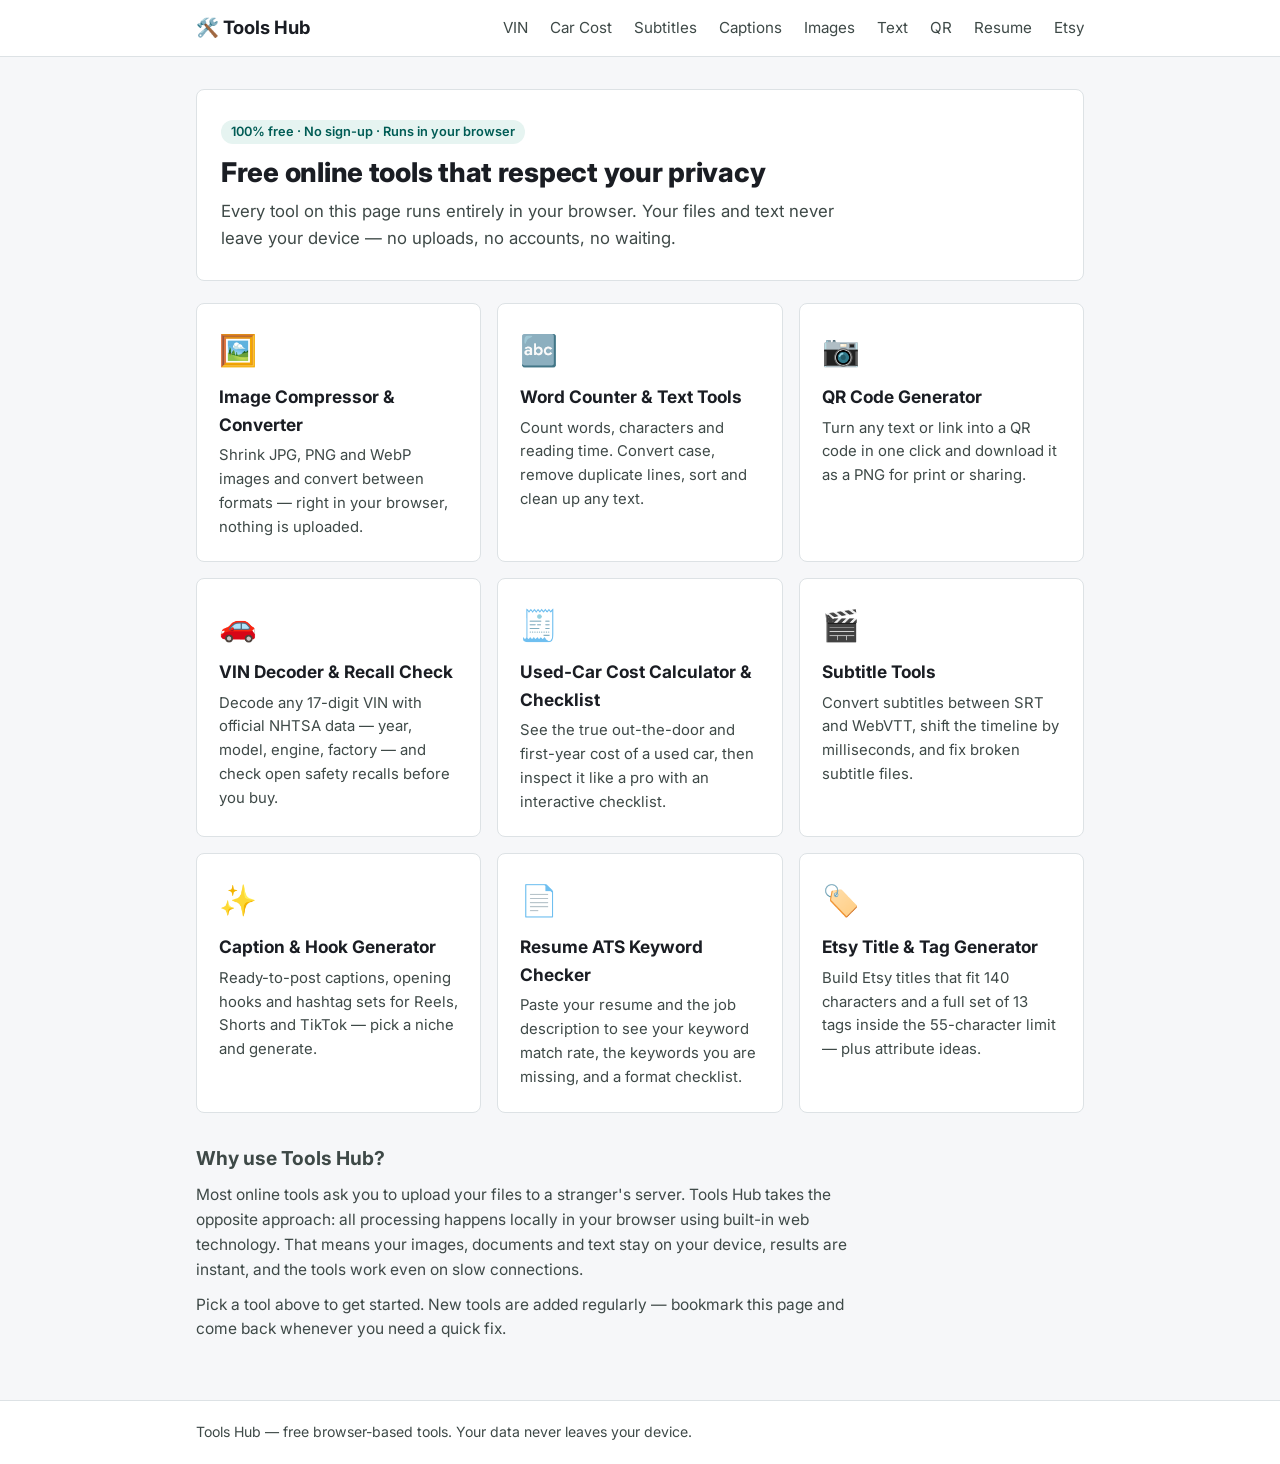
<file: index.html>
<!DOCTYPE html>
<html lang="en">
<head>
<meta charset="UTF-8">
<meta name="viewport" content="width=device-width, initial-scale=1.0">
<title>Tools Hub — Free Online Tools: VIN Decoder, Car Cost Calculator, Subtitle Converter, Captions &amp; More</title>
<meta name="description" content="Free, fast online tools that run in your browser: decode a VIN and check recalls, calculate the true cost of a used car, convert SRT/VTT subtitles, generate captions and hooks, check a resume against a job description, generate Etsy titles and tags, compress images, count words and make QR codes. No sign-up.">
<link rel="stylesheet" href="style.css">
</head>
<body>
<header class="site"><div class="wrap">
  <a class="logo" href="index.html">🛠️ Tools Hub</a>
  <nav>
    <a href="vin-decoder.html">VIN</a>
    <a href="used-car-cost.html">Car Cost</a>
    <a href="subtitle-tools.html">Subtitles</a>
    <a href="caption-generator.html">Captions</a>
    <a href="image-compressor.html">Images</a>
    <a href="word-counter.html">Text</a>
    <a href="qr-generator.html">QR</a>
    <a href="resume-ats-checker.html">Resume</a>
    <a href="etsy-title-generator.html">Etsy</a>
  </nav>
</div></header>
<main><div class="wrap">
  <div class="hero">
    <span class="pill">100% free · No sign-up · Runs in your browser</span>
    <h1>Free online tools that respect your privacy</h1>
    <p class="lede">Every tool on this page runs entirely in your browser. Your files and text never leave your device — no uploads, no accounts, no waiting.</p>
  </div>

  <div class="grid">
    <a class="tool-card" href="image-compressor.html">
      <span class="icon">🖼️</span>
      <h3>Image Compressor &amp; Converter</h3>
      <p>Shrink JPG, PNG and WebP images and convert between formats — right in your browser, nothing is uploaded.</p>
    </a>
    <a class="tool-card" href="word-counter.html">
      <span class="icon">🔤</span>
      <h3>Word Counter &amp; Text Tools</h3>
      <p>Count words, characters and reading time. Convert case, remove duplicate lines, sort and clean up any text.</p>
    </a>
    <a class="tool-card" href="qr-generator.html">
      <span class="icon">📷</span>
      <h3>QR Code Generator</h3>
      <p>Turn any text or link into a QR code in one click and download it as a PNG for print or sharing.</p>
    </a>
    <a class="tool-card" href="vin-decoder.html">
      <span class="icon">🚗</span>
      <h3>VIN Decoder &amp; Recall Check</h3>
      <p>Decode any 17-digit VIN with official NHTSA data — year, model, engine, factory — and check open safety recalls before you buy.</p>
    </a>
    <a class="tool-card" href="used-car-cost.html">
      <span class="icon">🧾</span>
      <h3>Used-Car Cost Calculator &amp; Checklist</h3>
      <p>See the true out-the-door and first-year cost of a used car, then inspect it like a pro with an interactive checklist.</p>
    </a>
    <a class="tool-card" href="subtitle-tools.html">
      <span class="icon">🎬</span>
      <h3>Subtitle Tools</h3>
      <p>Convert subtitles between SRT and WebVTT, shift the timeline by milliseconds, and fix broken subtitle files.</p>
    </a>
    <a class="tool-card" href="caption-generator.html">
      <span class="icon">✨</span>
      <h3>Caption &amp; Hook Generator</h3>
      <p>Ready-to-post captions, opening hooks and hashtag sets for Reels, Shorts and TikTok — pick a niche and generate.</p>
    </a>
    <a class="tool-card" href="resume-ats-checker.html">
      <span class="icon">📄</span>
      <h3>Resume ATS Keyword Checker</h3>
      <p>Paste your resume and the job description to see your keyword match rate, the keywords you are missing, and a format checklist.</p>
    </a>
    <a class="tool-card" href="etsy-title-generator.html">
      <span class="icon">🏷️</span>
      <h3>Etsy Title &amp; Tag Generator</h3>
      <p>Build Etsy titles that fit 140 characters and a full set of 13 tags inside the 55-character limit — plus attribute ideas.</p>
    </a>
  </div>

  <section class="about">
    <h2>Why use Tools Hub?</h2>
    <p>Most online tools ask you to upload your files to a stranger's server. Tools Hub takes the opposite approach: all processing happens locally in your browser using built-in web technology. That means your images, documents and text stay on your device, results are instant, and the tools work even on slow connections.</p>
    <p>Pick a tool above to get started. New tools are added regularly — bookmark this page and come back whenever you need a quick fix.</p>
  </section>
</div></main>
<footer class="site"><div class="wrap">Tools Hub — free browser-based tools. Your data never leaves your device.</div></footer>
</body>
</html>
</file>
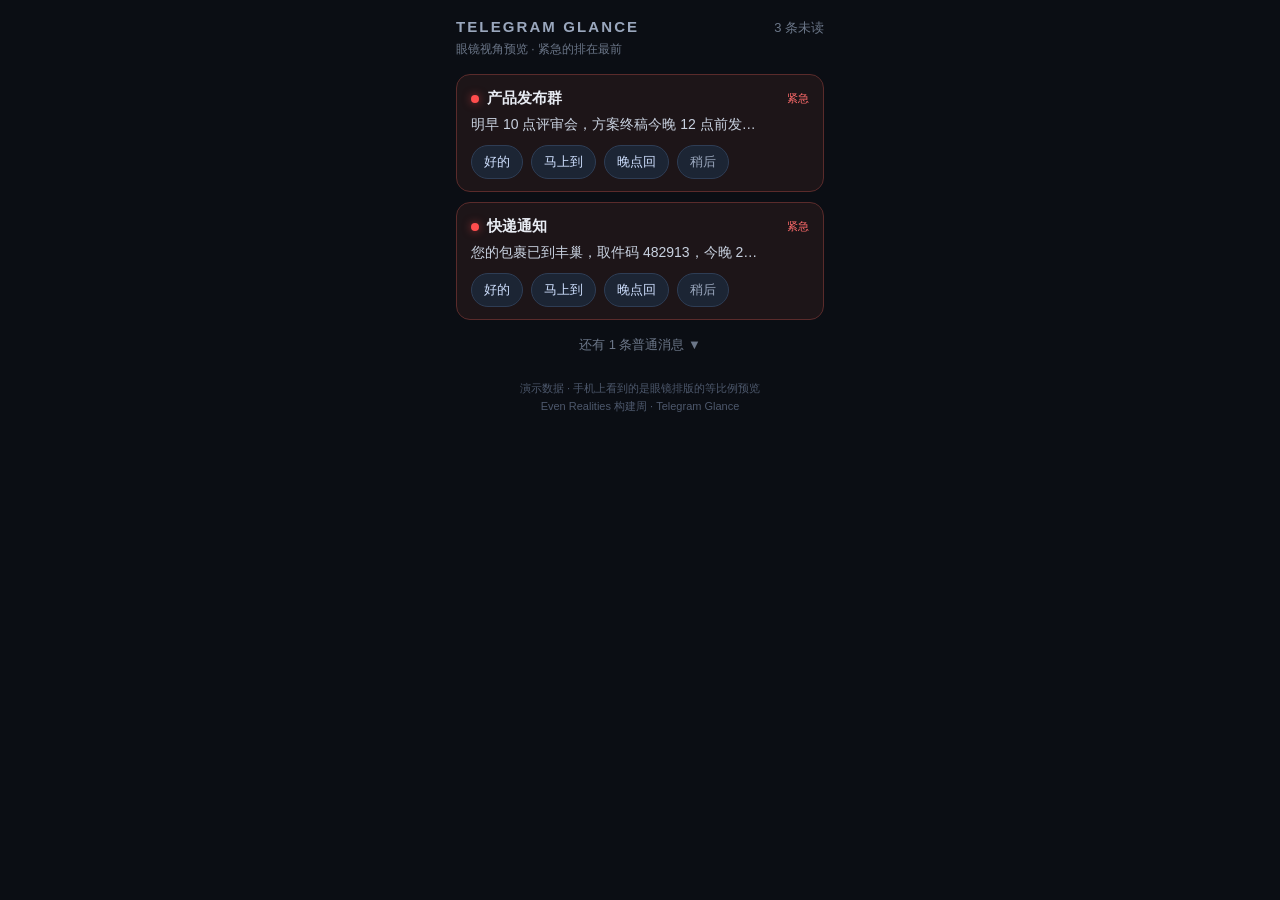
<file: glance/index.html>
<!DOCTYPE html>
<html lang="zh-CN">
<head>
<meta charset="utf-8">
<meta name="viewport" content="width=device-width, initial-scale=1, viewport-fit=cover">
<title>Telegram Glance — 一瞥</title>
<script src="https://telegram.org/js/telegram-web-app.js"></script>
<style>
  :root { color-scheme: dark; }
  * { box-sizing: border-box; margin: 0; padding: 0; }
  body {
    background: #0b0e14; color: #e8ecf3;
    font-family: -apple-system, "PingFang SC", "Microsoft YaHei", sans-serif;
    min-height: 100vh; display: flex; justify-content: center;
  }
  .frame { width: 100%; max-width: 400px; padding: 18px 16px 32px; }
  header { display: flex; justify-content: space-between; align-items: baseline; margin-bottom: 4px; }
  header h1 { font-size: 15px; letter-spacing: .14em; color: #9aa7bd; font-weight: 600; }
  header .count { font-size: 13px; color: #6b7688; }
  .sub { font-size: 12px; color: #6b7688; margin-bottom: 16px; }
  .card {
    background: #151a24; border: 1px solid #232a38; border-radius: 14px;
    padding: 14px 14px 12px; margin-bottom: 10px;
    transition: opacity .3s, transform .3s;
  }
  .card.done { opacity: 0; transform: translateX(24px); pointer-events: none; }
  .card.urgent { border-color: #5a2b2b; background: #1d1518; }
  .row1 { display: flex; align-items: center; gap: 8px; margin-bottom: 6px; }
  .dot { width: 8px; height: 8px; border-radius: 50%; background: #8a93a5; flex: none; }
  .card.urgent .dot { background: #ff4d4d; box-shadow: 0 0 8px #ff4d4d88; }
  .sender { font-size: 15px; font-weight: 600; }
  .tag { margin-left: auto; font-size: 11px; color: #ff6b6b; }
  .card:not(.urgent) .tag { color: #6b7688; }
  .text { font-size: 14px; line-height: 1.5; color: #c9d2e0; margin-bottom: 10px; }
  .chips { display: flex; gap: 8px; flex-wrap: wrap; }
  .chip {
    border: 1px solid #2e3d55; background: #1c2534; color: #cfe0ff;
    font-size: 13px; padding: 7px 12px; border-radius: 999px; cursor: pointer;
  }
  .chip:active { background: #2b3c5a; }
  .chip.later { color: #9aa7bd; }
  .fold { font-size: 13px; color: #6b7688; text-align: center; padding: 6px 0 2px; }
  .empty { display: none; text-align: center; padding: 56px 0; }
  .empty .big { font-size: 44px; margin-bottom: 12px; }
  .empty p { font-size: 15px; color: #9aa7bd; }
  .demo-note { margin-top: 24px; font-size: 11px; color: #4d586c; text-align: center; line-height: 1.6; }
</style>
</head>
<body>
<div class="frame">
  <header><h1>TELEGRAM GLANCE</h1><span class="count" id="count"></span></header>
  <p class="sub">眼镜视角预览 · 紧急的排在最前</p>
  <div id="list"></div>
  <p class="fold" id="fold"></p>
  <div class="empty" id="empty">
    <div class="big">✅</div>
    <p>全部处理完，已清空</p>
  </div>
  <p class="demo-note">演示数据 · 手机上看到的是眼镜排版的等比例预览<br>Even Realities 构建周 · Telegram Glance</p>
</div>
<script>
const MESSAGES = [
  { sender: "产品发布群", kind: "group", urgent: true,
    text: "明早 10 点评审会，方案终稿今晚 12 点前发我，急" },
  { sender: "快递通知", kind: "channel", urgent: true,
    text: "您的包裹已到丰巢，取件码 482913，今晚 22 点前取" },
  { sender: "李然", kind: "private", urgent: false,
    text: "晚上七点老地方见，别迟到" },
];
const QUICK = ["好的", "马上到", "晚点回"];
const tg = window.Telegram && window.Telegram.WebApp;
if (tg) { tg.ready(); tg.expand(); }

const urgent = MESSAGES.filter(m => m.urgent);
const normal = MESSAGES.filter(m => !m.urgent);
let remaining = MESSAGES.length;
let folded = normal.length;
const list = document.getElementById("list");
const countEl = document.getElementById("count");
const foldEl = document.getElementById("fold");
const emptyEl = document.getElementById("empty");

function renderCount() {
  countEl.textContent = remaining ? remaining + " 条未读" : "已清空";
  foldEl.textContent = folded ? "还有 " + folded + " 条普通消息 ▼" : "";
}
function sendReply(sender, reply) {
  if (tg) tg.sendData(JSON.stringify({ sender, reply }));
}
function makeCard(m) {
  const card = document.createElement("div");
  card.className = "card" + (m.urgent ? " urgent" : "");
  card.innerHTML =
    '<div class="row1"><span class="dot"></span><span class="sender"></span>' +
    '<span class="tag">' + (m.urgent ? "紧急" : "普通") + '</span></div>' +
    '<p class="text"></p><div class="chips"></div>';
  card.querySelector(".sender").textContent = m.sender;
  card.querySelector(".text").textContent =
    m.text.length > 24 ? m.text.slice(0, 24) + "…" : m.text;
  const chips = card.querySelector(".chips");
  QUICK.forEach(q => {
    const b = document.createElement("button");
    b.className = "chip"; b.textContent = q;
    b.onclick = () => { sendReply(m.sender, q); dismiss(card, m); };
    chips.appendChild(b);
  });
  const later = document.createElement("button");
  later.className = "chip later"; later.textContent = "稍后";
  later.onclick = () => { sendReply(m.sender, "稍后"); dismiss(card, m); };
  chips.appendChild(later);
  return card;
}
urgent.forEach(m => list.appendChild(makeCard(m)));
const normalWrap = document.createElement("div");
normalWrap.id = "normalWrap";
normalWrap.style.display = "none";
normal.forEach(m => normalWrap.appendChild(makeCard(m)));
list.appendChild(normalWrap);
foldEl.style.cursor = "pointer";
foldEl.onclick = () => {
  const open = normalWrap.style.display !== "none";
  normalWrap.style.display = open ? "none" : "block";
  foldEl.textContent = folded
    ? "还有 " + folded + " 条普通消息 " + (open ? "▼" : "▲") : "";
};
function dismiss(card, m) {
  card.classList.add("done");
  remaining -= 1;
  if (!m.urgent) folded -= 1;
  setTimeout(() => { card.remove(); renderCount(); }, 300);
  if (remaining === 0) setTimeout(() => { emptyEl.style.display = "block"; }, 320);
}
renderCount();
</script>
</body>
</html>
</file>
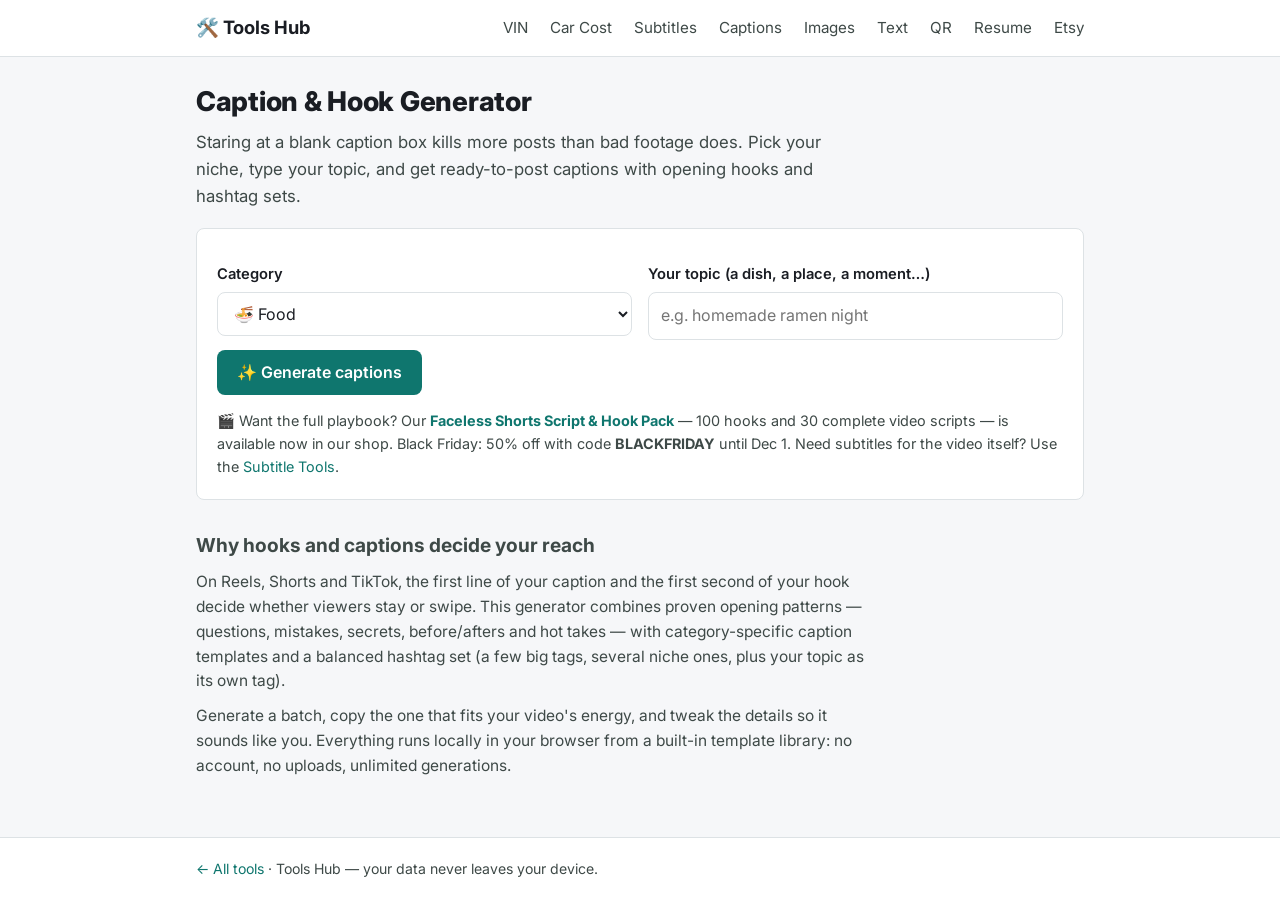
<file: caption-generator.html>
<!DOCTYPE html>
<html lang="en">
<head>
<meta charset="UTF-8">
<meta name="viewport" content="width=device-width, initial-scale=1.0">
<title>Caption &amp; Hook Generator for Reels, Shorts &amp; TikTok — Free Caption Ideas + Hashtags</title>
<meta name="description" content="Generate scroll-stopping captions, opening hooks and hashtag sets for your Reels, Shorts and TikToks. Pick a category, add your topic, get ready-to-post captions in one click — free, in your browser.">
<link rel="stylesheet" href="style.css">
</head>
<body>
<header class="site"><div class="wrap">
  <a class="logo" href="index.html">🛠️ Tools Hub</a>
  <nav>
    <a href="vin-decoder.html">VIN</a>
    <a href="used-car-cost.html">Car Cost</a>
    <a href="subtitle-tools.html">Subtitles</a>
    <a href="caption-generator.html">Captions</a>
    <a href="image-compressor.html">Images</a>
    <a href="word-counter.html">Text</a>
    <a href="qr-generator.html">QR</a>
    <a href="resume-ats-checker.html">Resume</a>
    <a href="etsy-title-generator.html">Etsy</a>
  </nav>
</div></header>
<main><div class="wrap">
  <h1>Caption &amp; Hook Generator</h1>
  <p class="lede">Staring at a blank caption box kills more posts than bad footage does. Pick your niche, type your topic, and get ready-to-post captions with opening hooks and hashtag sets.</p>

  <div class="card">
    <div class="grid2">
      <div>
        <label for="cat">Category</label>
        <select id="cat">
          <option value="food">🍜 Food</option>
          <option value="travel">✈️ Travel</option>
          <option value="cars">🚗 Cars</option>
          <option value="pets">🐾 Pets</option>
          <option value="fitness">💪 Fitness</option>
          <option value="fashion">👗 Fashion &amp; Beauty</option>
          <option value="business">💼 Business &amp; Side Hustles</option>
        </select>
      </div>
      <div>
        <label for="topic">Your topic (a dish, a place, a moment…)</label>
        <input type="text" id="topic" placeholder="e.g. homemade ramen night">
      </div>
    </div>
    <div class="btnrow">
      <button class="btn" id="gen">✨ Generate captions</button>
      <button class="btn secondary" id="more" style="display:none">🔀 Shuffle more</button>
    </div>
    <div id="results"></div>
    <p class="meta" style="margin-top:14px">🎬 Want the full playbook? Our <a href="https://dengzy.gumroad.com/l/faceless-shorts-script-hook-pack"><strong>Faceless Shorts Script &amp; Hook Pack</strong></a> — 100 hooks and 30 complete video scripts — is available now in our shop. Black Friday: 50% off with code <strong>BLACKFRIDAY</strong> until Dec 1. Need subtitles for the video itself? Use the <a href="subtitle-tools.html">Subtitle Tools</a>.</p>
  </div>

  <section class="about">
    <h2>Why hooks and captions decide your reach</h2>
    <p>On Reels, Shorts and TikTok, the first line of your caption and the first second of your hook decide whether viewers stay or swipe. This generator combines proven opening patterns — questions, mistakes, secrets, before/afters and hot takes — with category-specific caption templates and a balanced hashtag set (a few big tags, several niche ones, plus your topic as its own tag).</p>
    <p>Generate a batch, copy the one that fits your video's energy, and tweak the details so it sounds like you. Everything runs locally in your browser from a built-in template library: no account, no uploads, unlimited generations.</p>
  </section>
</div></main>
<footer class="site"><div class="wrap"><a href="index.html">← All tools</a> · Tools Hub — your data never leaves your device.</div></footer>
<script>
const $=id=>document.getElementById(id);
const LIB={
food:{sample:'spicy noodle night',
 hooks:['Stop scrolling if you love {t}','I was NOT ready for this {t}','The secret to perfect {t} nobody tells you','Rating my {t} until I find a 10/10','POV: you finally nailed {t}','3 mistakes everyone makes with {t}'],
 caps:['Made {t} from scratch and I have zero regrets 😮‍💨 Recipe in the comments — save this for later!','{t} but make it restaurant-level 👨‍🍳 Full breakdown in the caption. Would you try this?','Day in my kitchen: {t} edition. Simple ingredients, big flavour. Follow for the next one 🍽️','Honest review of {t}: texture, flavour, and whether it is worth the hype. Verdict at the end 👀'],
 tags:['#foodie','#foodtok','#easyrecipes','#homecooking','#foodlover','#recipeoftheday','#yummy','#cookingathome','#foodstagram','#tasty']},
travel:{sample:'hidden mountain town',
 hooks:['This place does not feel real: {t}','What $20 gets you in {t}','Nobody talks about {t} — and that is the best part','I almost skipped {t}. Biggest mistake avoided','The side of {t} tourists never see','Save this before your {t} trip'],
 caps:['{t} exceeded every expectation. Full itinerary in the caption — save this for your trip planning ✈️','Things I wish I knew before going to {t}. Number 3 saved me real money 💸','48 hours in {t}: what we ate, what we skipped, what we would do again. Ask me anything below 👇','Rating {t} as a budget traveller: views 10/10, prices… watch till the end'],
 tags:['#travel','#travelgram','#wanderlust','#travelguide','#budgettravel','#hiddengems','#traveltok','#vacation','#explore','#traveltips']},
cars:{sample:'buying a used SUV',
 hooks:['Before you buy, check this: {t}','The dealer hopes you never learn this about {t}','I inspected {t} so you do not have to','3 red flags I found in this {t}','What {t} really costs after one year','This {t} trick saves buyers thousands'],
 caps:['Full walk-around of {t}: the good, the bad and the deal-breakers. Would you buy it? 🚗','Thinking about {t}? Here is the honest total cost — tax, fees and year-one running costs included.','Inspection day: {t}. Every flaw I found, in order. Checklist in the comments ✅','{t} — dream car or money pit? My verdict after the test drive. Follow for more buyer guides'],
 tags:['#cars','#usedcars','#carbuying','#cartips','#carsoftiktok','#autotok','#carreview','#dealership','#carcheck','#motors']},
pets:{sample:'my cat at 6am',
 hooks:['Nobody believes my pet does this: {t}','POV: {t}','Wait for the end… {t}','Day 1 vs day 100 of {t}','He really said "hold my treat" — {t}','Tell me you have a pet without telling me: {t}'],
 caps:['{t} and I would not trade this chaos for anything 🐾 Tag a pet parent who gets it','Caught on camera: {t}. The audacity levels are off the charts 😂','A completely normal day of {t}. Send this to someone who needs a smile today 💛','Rating {t} on the good-boy scale. Spoiler: it is always 10/10'],
 tags:['#pets','#petsoftiktok','#dogsoftiktok','#catsoftiktok','#petlover','#funnypets','#dailydoseofcute','#petlife','#furbaby','#animalsoftiktok']},
fitness:{sample:'30-day push-up challenge',
 hooks:['I tried {t} for 30 days. Here is the truth','Stop doing {t} like this','The {t} mistake killing your progress','What nobody tells beginners about {t}','Day 1 of {t} — follow the journey','Your sign to start {t} today'],
 caps:['{t}: week one done. What changed, what hurt, what I am adjusting. Save this if you are starting too 💪','Beginner-friendly {t} breakdown — form first, ego last. Full routine in the caption 📌','Progress is not linear: {t} taught me that. Show up anyway. Follow for day-by-day updates','Answering your questions about {t}: how long, how often, and what I eat. Ask more below 👇'],
 tags:['#fitness','#gymtok','#workout','#fitnesstips','#gymlife','#training','#healthylifestyle','#fitnessjourney','#personaltrainer','#homeworkout']},
fashion:{sample:'thrifted outfit under $30',
 hooks:['The outfit formula nobody shares: {t}','Styling {t} three ways','Expensive-looking {t} on a real budget','I almost returned this {t}… then I styled it','GRWM: {t} edition','This {t} hack changes everything'],
 caps:['{t} — full outfit details in the caption. Which look wins: 1, 2 or 3? 👗','Proof that {t} does not need a big budget. Links and dupes in the comments ✨','Honest try-on of {t}: fit, fabric and whether it survives a full day out. Verdict at the end','Building a capsule wardrobe around {t}. Save this for your next shopping trip 🛍️'],
 tags:['#fashion','#ootd','#styletips','#fashiontok','#outfitinspo','#grwm','#affordablefashion','#styleinspo','#lookbook','#thriftedfashion']},
business:{sample:'my first $100 online',
 hooks:['What I learned from {t} (steal this)','Nobody talks about this side of {t}','I tracked every dollar of {t}. Here are the numbers','Beginners get {t} wrong. Do this instead','The boring system behind {t}','If I started {t} from zero today…'],
 caps:['Breaking down {t}: what worked, what flopped, and the exact numbers. Save this before you start 📊','{t} is not luck — it is a system. The 3 steps I repeat every week, in the caption','Lessons from {t} I wish someone had told me a year ago. Follow for the full series 💼','Honest update on {t}: revenue, costs and what is next. Questions welcome below 👇'],
 tags:['#sidehustle','#smallbusiness','#entrepreneur','#businesstips','#makemoneyonline','#hustle','#startup','#passiveincome','#onlinebusiness','#freelancer']}
};
const pick=a=>a[Math.floor(Math.random()*a.length)];
const shuffle=a=>[...a].sort(()=>Math.random()-.5);
function generate(){
  const cat=$('cat').value,lib=LIB[cat];
  let topic=$('topic').value.trim()||lib.sample;
  const topicTag='#'+topic.replace(/[^a-zA-Z0-9 ]/g,'').trim().replace(/\s+/g,'');
  const seen=new Set(),cards=[];
  for(let i=0;i<6;i++){
    const hook=pick(lib.hooks).replaceAll('{t}',topic);
    const cap=pick(lib.caps).replaceAll('{t}',topic);
    const tags=shuffle(lib.tags).slice(0,7).join(' ')+(topicTag.length>1?' '+topicTag:'');
    const text=hook+'\n\n'+cap+'\n\n'+tags;
    if(seen.has(text))continue;seen.add(text);
    cards.push(text);
  }
  $('results').innerHTML=cards.map((t,i)=>`<div class="outbox" style="white-space:pre-wrap">${t.replace(/</g,'&lt;')}<div class="btnrow"><button class="btn secondary" data-copy="${i}">📋 Copy</button></div></div>`).join('');
  $('results').querySelectorAll('[data-copy]').forEach((b,idx)=>b.addEventListener('click',async()=>{
    try{await navigator.clipboard.writeText(cards[idx]);b.textContent='Copied ✓';}
    catch(e){b.textContent='Copy failed — select the text manually';}
    setTimeout(()=>b.textContent='📋 Copy',1800);
  }));
  $('more').style.display='inline-block';
}
$('gen').addEventListener('click',generate);
$('more').addEventListener('click',generate);
$('cat').addEventListener('change',()=>{$('topic').placeholder='e.g. '+LIB[$('cat').value].sample;});
</script>
</body>
</html>
</file>
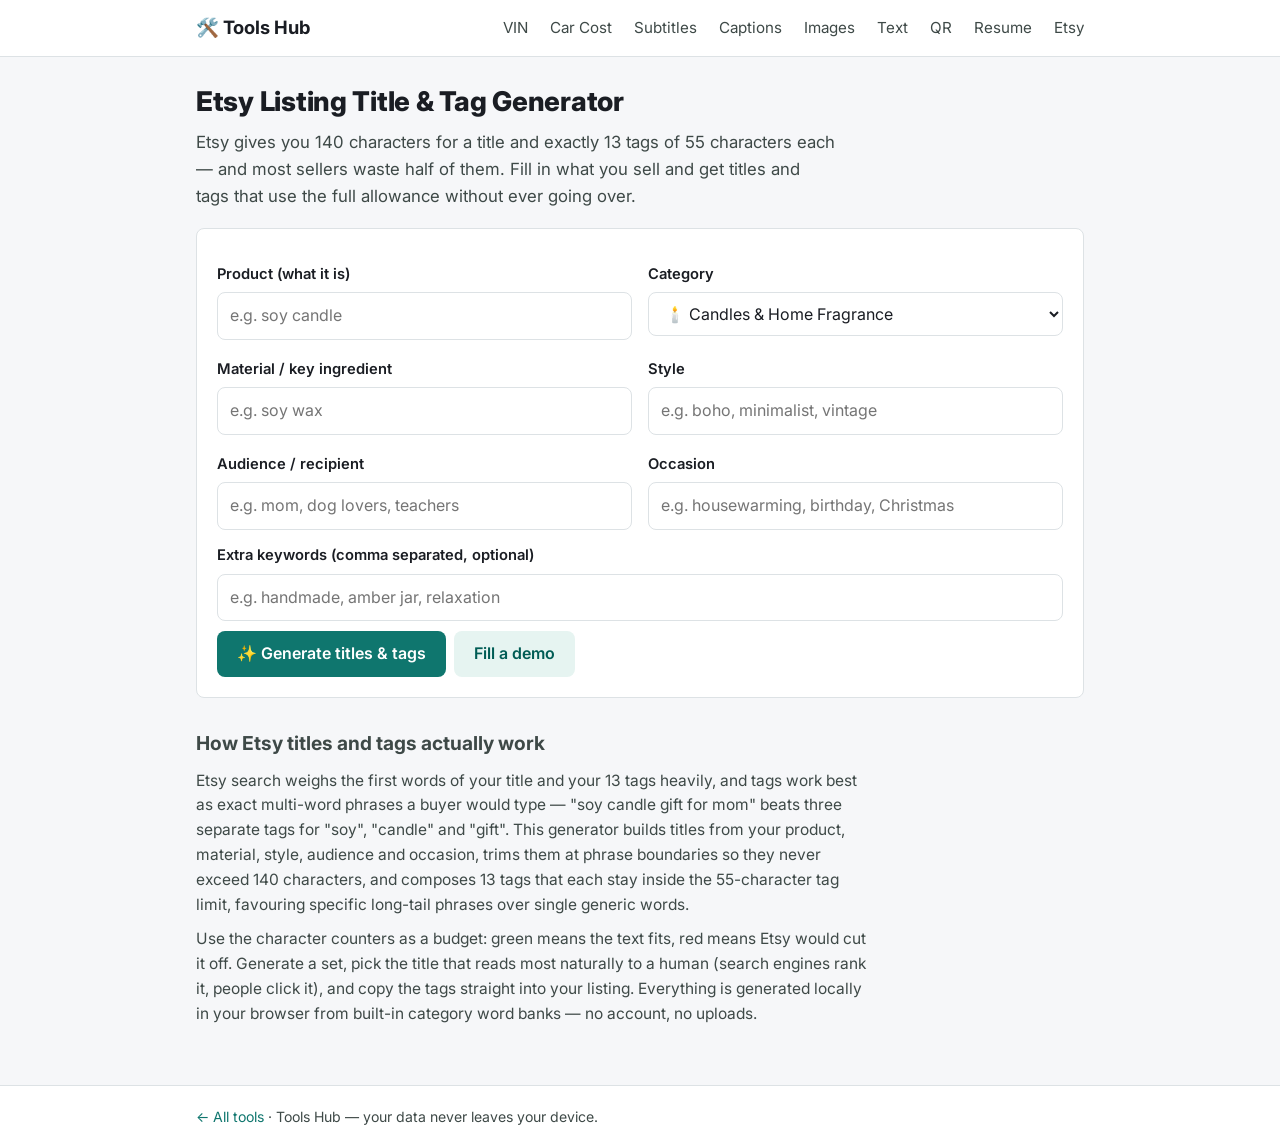
<file: etsy-title-generator.html>
<!DOCTYPE html>
<html lang="en">
<head>
<meta charset="UTF-8">
<meta name="viewport" content="width=device-width, initial-scale=1.0">
<title>Etsy Listing Title &amp; Tag Generator — 140-Character Titles and 13 Tags That Fit</title>
<meta name="description" content="Generate Etsy-ready listing titles (max 140 characters) and a full set of 13 tags (max 55 characters each) from your product, material, style and audience. Includes attribute suggestions. Free, runs in your browser.">
<link rel="stylesheet" href="style.css">
</head>
<body>
<header class="site"><div class="wrap">
  <a class="logo" href="index.html">🛠️ Tools Hub</a>
  <nav>
    <a href="vin-decoder.html">VIN</a>
    <a href="used-car-cost.html">Car Cost</a>
    <a href="subtitle-tools.html">Subtitles</a>
    <a href="caption-generator.html">Captions</a>
    <a href="image-compressor.html">Images</a>
    <a href="word-counter.html">Text</a>
    <a href="qr-generator.html">QR</a>
    <a href="resume-ats-checker.html">Resume</a>
    <a href="etsy-title-generator.html">Etsy</a>
  </nav>
</div></header>
<main><div class="wrap">
  <h1>Etsy Listing Title &amp; Tag Generator</h1>
  <p class="lede">Etsy gives you 140 characters for a title and exactly 13 tags of 55 characters each — and most sellers waste half of them. Fill in what you sell and get titles and tags that use the full allowance without ever going over.</p>

  <div class="card">
    <div class="grid2">
      <div>
        <label for="product">Product (what it is)</label>
        <input type="text" id="product" placeholder="e.g. soy candle">
      </div>
      <div>
        <label for="cat">Category</label>
        <select id="cat">
          <option value="candle">🕯️ Candles &amp; Home Fragrance</option>
          <option value="jewellery">💍 Jewellery &amp; Accessories</option>
          <option value="wallart">🖼️ Wall Art &amp; Prints</option>
          <option value="clothing">👕 Clothing</option>
          <option value="wedding">💒 Wedding &amp; Party</option>
          <option value="pets">🐾 Pet Supplies</option>
          <option value="stickers">🏷️ Stickers &amp; Paper Goods</option>
          <option value="digital">⬇️ Digital Downloads</option>
        </select>
      </div>
      <div>
        <label for="material">Material / key ingredient</label>
        <input type="text" id="material" placeholder="e.g. soy wax">
      </div>
      <div>
        <label for="style">Style</label>
        <input type="text" id="style" placeholder="e.g. boho, minimalist, vintage">
      </div>
      <div>
        <label for="audience">Audience / recipient</label>
        <input type="text" id="audience" placeholder="e.g. mom, dog lovers, teachers">
      </div>
      <div>
        <label for="occasion">Occasion</label>
        <input type="text" id="occasion" placeholder="e.g. housewarming, birthday, Christmas">
      </div>
    </div>
    <label for="extra">Extra keywords (comma separated, optional)</label>
    <input type="text" id="extra" placeholder="e.g. handmade, amber jar, relaxation">
    <div class="btnrow">
      <button class="btn" id="gen">✨ Generate titles &amp; tags</button>
      <button class="btn secondary" id="demo">Fill a demo</button>
    </div>
    <p class="err" id="formerr" style="display:none"></p>
    <div id="results"></div>
  </div>

  <section class="about">
    <h2>How Etsy titles and tags actually work</h2>
    <p>Etsy search weighs the first words of your title and your 13 tags heavily, and tags work best as exact multi-word phrases a buyer would type — "soy candle gift for mom" beats three separate tags for "soy", "candle" and "gift". This generator builds titles from your product, material, style, audience and occasion, trims them at phrase boundaries so they never exceed 140 characters, and composes 13 tags that each stay inside the 55-character tag limit, favouring specific long-tail phrases over single generic words.</p>
    <p>Use the character counters as a budget: green means the text fits, red means Etsy would cut it off. Generate a set, pick the title that reads most naturally to a human (search engines rank it, people click it), and copy the tags straight into your listing. Everything is generated locally in your browser from built-in category word banks — no account, no uploads.</p>
  </section>
</div></main>
<footer class="site"><div class="wrap"><a href="index.html">← All tools</a> · Tools Hub — your data never leaves your device.</div></footer>
<script>
const $=id=>document.getElementById(id);
const CATS={
candle:{phrases:['scented candle','soy candle gift','cozy home decor','spa day gift','aromatherapy gift','housewarming gift'],attrs:[['Scent / fragrance','vanilla, sandalwood, lavender…'],['Size & burn time','e.g. 8 oz, approx. 45-hour burn'],['Wax & wick','soy / beeswax / coconut wax; cotton or wooden wick'],['Personalisation','custom label text or photo option']]},
jewellery:{phrases:['dainty necklace','gift for her','anniversary gift','minimalist jewellery','everyday earrings','birthstone jewellery'],attrs:[['Material','sterling silver, gold filled, stainless steel'],['Closure & size','lobster clasp, adjustable 16–18 in chain'],['Personalisation','initial, birthstone or engraving options'],['Gift packaging','gift box and message card available']]},
wallart:{phrases:['wall art print','gallery wall decor','living room wall art','printable wall art','boho wall decor','nursery wall print'],attrs:[['Sizes offered','5x7 up to 24x36 in, multiple ratios'],['Format','physical print or instant download'],['Frame options','unframed, framed or canvas'],['Orientation','portrait, landscape, or sold as a set']]},
clothing:{phrases:['graphic tee','funny shirt gift','matching family shirts','birthday shirt','oversized sweatshirt','retro t shirt'],attrs:[['Sizes & fit','XS–3XL, unisex or fitted cut'],['Fabric','cotton or cotton blend, fabric weight'],['Print method','DTG, screen print or embroidery'],['Care instructions','wash inside out, tumble dry low']]},
wedding:{phrases:['wedding decor','bridal shower gift','engagement gift','bridesmaid proposal','personalised wedding sign','wedding favour'],attrs:[['Personalisation','names, wedding date, colour palette'],['Size & quantity','singles or money-saving sets'],['Material','acrylic, wood, card stock'],['Turnaround time','production plus shipping estimate']]},
pets:{phrases:['dog lover gift','cat mom gift','personalised pet gift','funny dog bandana','pet memorial gift','dog birthday gift'],attrs:[['Pet size guide','by breed or weight range'],['Material','fabric, ceramic or metal'],['Personalisation','pet name or photo upload'],['Care','machine washable, food-safe, wipe clean']]},
stickers:{phrases:['vinyl sticker pack','laptop stickers','planner stickers','waterproof stickers','kindle stickers','bullet journal stickers'],attrs:[['Finish','matte, glossy or holographic'],['Size','per sticker or full sheet dimensions'],['Waterproof','splash-proof or dishwasher safe'],['Quantity','singles, packs of 10 / 25 / 50']]},
digital:{phrases:['printable planner','digital download','instant download pdf','canva template','goodnotes planner','etsy digital product'],attrs:[['File types included','PDF, PNG and/or editable Canva link'],['Page sizes','US Letter, A4, GoodNotes-ready'],['Page count','number of pages or templates'],['License terms','personal use, no redistribution']]}
};
const cap=s=>s?s.charAt(0).toUpperCase()+s.slice(1):s;
const low=s=>s.toLowerCase().trim();
function fitTitle(segments){
  const segs=segments.filter(x=>x&&x.trim());
  const seen=new Set();const uniq=[];
  segs.forEach(s=>{const k=s.toLowerCase();if(!seen.has(k)){seen.add(k);uniq.push(s);}});
  let parts=uniq.slice();
  while(parts.length>1&&parts.join(' | ').length>140)parts.pop();
  let t=parts.join(' | ');
  if(t.length>140){
    t=t.slice(0,140);
    const cut=t.lastIndexOf(' ');
    if(cut>80)t=t.slice(0,cut);
  }
  return t;
}
var lastTitles=[],lastTags=[];
function generate(){
  const err=$('formerr');
  const P=$('product').value.trim();
  if(!P){err.textContent='Start with the product itself — e.g. "soy candle", "birthstone necklace", "printable wall art".';err.style.display='block';$('results').innerHTML='';return;}
  err.style.display='none';
  const cat=CATS[$('cat').value];
  const p=low(P),Pc=cap(p);
  const M=low($('material').value),S=low($('style').value.split(',')[0]||''),
        A=low($('audience').value),O=low($('occasion').value);
  const extras=$('extra').value.split(',').map(x=>low(x)).filter(Boolean);
  const ph=cat.phrases;
  const titleSegs=[
    [Pc,M?cap(M)+' '+p:'',S?cap(S)+' gift':'',A?'Gift for '+A:''],
    [S?cap(S)+' '+p:Pc,M?cap(M)+' '+p:'',O?cap(O)+' gift':'',cap(ph[0])],
    [Pc,A?'for '+A:'',M?cap(M)+' '+p:'',cap(ph[1])],
    [O?cap(O)+' gift':'',A?'for '+A:'',Pc,M?cap(M)+' '+p:'',cap(ph[2])],
    [S?cap(S)+' ':'',M||'',Pc,O?'Perfect '+O:'',cap(ph[0]),A?'Gift for '+A:''],
    [Pc,cap(ph[1]),S?cap(S)+' '+p:'',O?cap(O)+' gift for '+A:'']
  ];
  const titles=[];const tseen=new Set();
  titleSegs.forEach(segs=>{
    const joined=segs.map(x=>x&&x.trim()).filter(Boolean);
    const t=fitTitle(joined.map(x=>x.replace(/\s+/g,' ')));
    if(t&&!tseen.has(t.toLowerCase())){tseen.add(t.toLowerCase());titles.push(t);}
  });
  lastTitles=titles;
  const cand=[];
  const add=x=>{x=low(x||'').replace(/\s+/g,' ');if(x&&x.length<=55)cand.push(x);};
  add(p);
  if(M)add(M+' '+p);
  if(S)add(S+' '+p);
  add(p+' gift');
  if(A)add('gift for '+A);
  if(O)add(O+' gift');
  if(O)add(O+' '+p);
  if(S&&M)add(S+' '+M+' '+p);
  extras.forEach(add);
  ph.forEach(add);
  if(S)add(S+' gift');
  if(M)add(M+' gift');
  if(A)add(p+' for '+A);
  if(S&&O)add(S+' '+O+' gift');
  if(M&&O)add(M+' '+O+' gift');
  if(A&&O)add(O+' gift for '+A);
  extras.forEach(e=>add(e+' '+p));
  ph.forEach(x=>add(x+' gift'));
  const tags=[];const gseen=new Set();
  for(const c of cand){if(tags.length>=13)break;if(!gseen.has(c)){gseen.add(c);tags.push(c);}}
  lastTags=tags;
  const esc=s=>s.replace(/</g,'&lt;');
  const cnt=(n,max)=>'<span class="pill" style="'+(n>max?'color:#b91c1c;font-weight:700':'')+'">'+n+' / '+max+'</span>';
  let h='<h2>📝 Title candidates '+cnt(Math.max.apply(null,titles.map(t=>t.length)),140)+'</h2>';
  h+=titles.map((t,i)=>'<div class="outbox">'+esc(t)+'<div class="btnrow"><button class="btn secondary" data-title="'+i+'">📋 Copy title</button><span class="pill">'+t.length+' / 140 characters</span></div></div>').join('');
  h+='<h2>🏷️ Your 13 tags</h2><div>'+tags.map(t=>'<span class="chip">'+esc(t)+' <b style="'+(t.length>55?'color:#b91c1c':'color:#5b6472')+'">'+t.length+'/55</b></span>').join('')+'</div>';
  h+='<div class="btnrow"><button class="btn secondary" id="copytags">📋 Copy all 13 tags</button></div>';
  h+='<p class="meta">'+tags.length+' of 13 tag slots filled. Each tag is a phrase a buyer might type — paste them one per tag field in your Etsy listing.</p>';
  h+='<h2>🧾 Attribute suggestions for this category</h2><table class="kv">'+cat.attrs.map(a=>'<tr><th>'+esc(a[0])+'</th><td>'+esc(a[1])+'</td></tr>').join('')+'</table>';
  h+='<p class="meta">Filling every relevant attribute puts your listing in more filtered searches. Add an occasion and recipient attribute too whenever Etsy offers them for your category.</p>';
  $('results').innerHTML=h;
  $('results').querySelectorAll('[data-title]').forEach(b=>b.addEventListener('click',async()=>{
    const t=lastTitles[parseInt(b.getAttribute('data-title'),10)];
    try{await navigator.clipboard.writeText(t);b.textContent='Copied ✓';}
    catch(e){b.textContent='Copy failed — select the text manually';}
    setTimeout(()=>b.textContent='📋 Copy title',1800);
  }));
  const ct=$('copytags');
  if(ct)ct.addEventListener('click',async()=>{
    try{await navigator.clipboard.writeText(lastTags.join('\n'));ct.textContent='Copied ✓';}
    catch(e){ct.textContent='Copy failed — select the tags manually';}
    setTimeout(()=>ct.textContent='📋 Copy all 13 tags',1800);
  });
}
$('gen').addEventListener('click',generate);
$('demo').addEventListener('click',()=>{
  $('product').value='soy candle';
  $('cat').value='candle';
  $('material').value='soy wax';
  $('style').value='boho';
  $('audience').value='mom';
  $('occasion').value='housewarming';
  $('extra').value='handmade, amber jar, relaxation';
  generate();
});
</script>
</body>
</html>
</file>
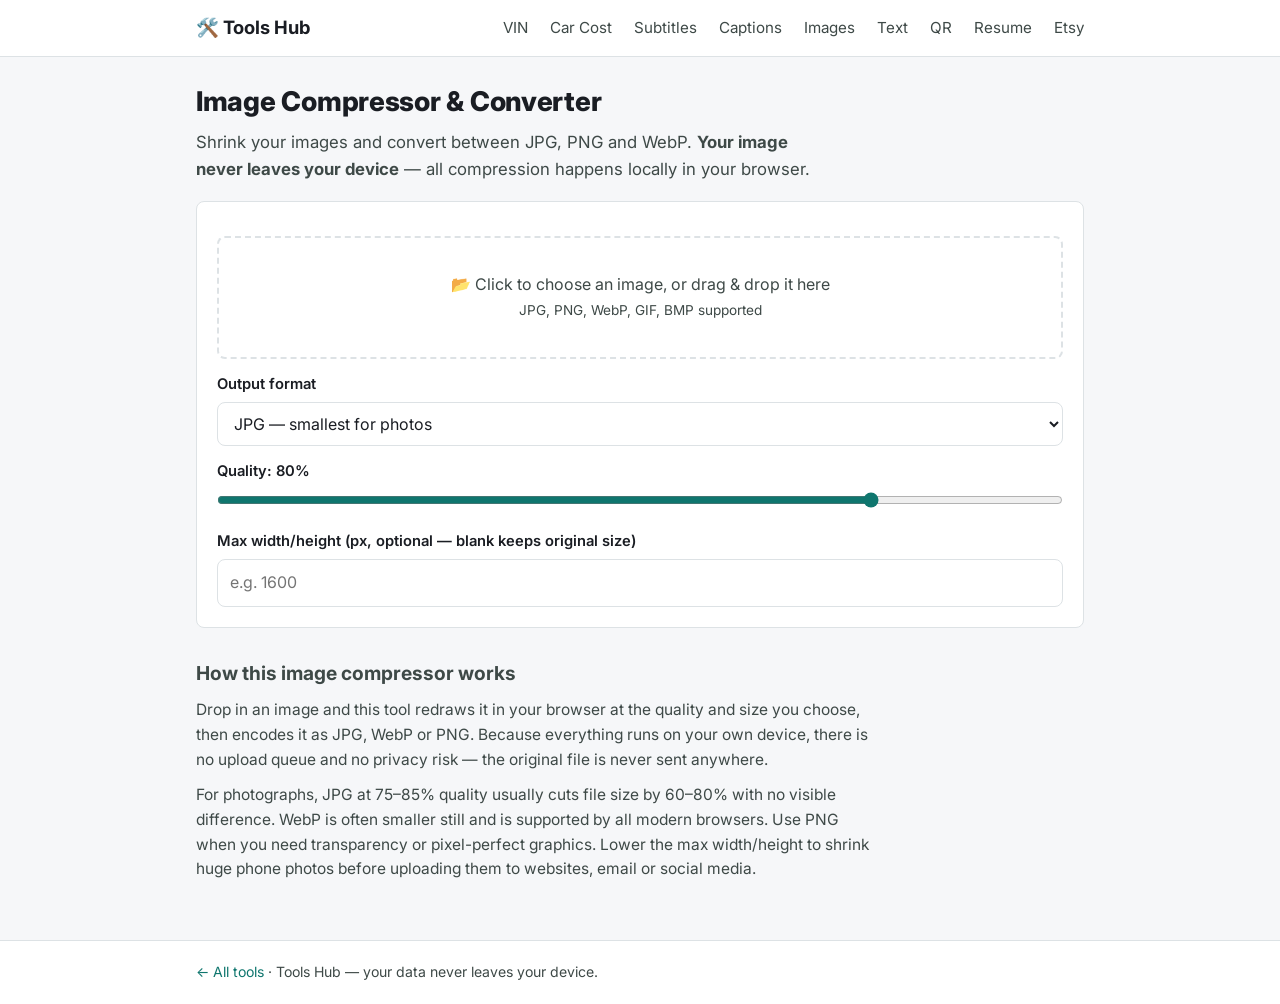
<file: image-compressor.html>
<!DOCTYPE html>
<html lang="en">
<head>
<meta charset="UTF-8">
<meta name="viewport" content="width=device-width, initial-scale=1.0">
<title>Image Compressor &amp; Converter — Free, Private, In Your Browser</title>
<meta name="description" content="Compress JPG, PNG and WebP images and convert between formats for free. 100% private: images are processed locally in your browser and never uploaded to a server.">
<link rel="stylesheet" href="style.css">
</head>
<body>
<header class="site"><div class="wrap">
  <a class="logo" href="index.html">🛠️ Tools Hub</a>
  <nav>
    <a href="vin-decoder.html">VIN</a>
    <a href="used-car-cost.html">Car Cost</a>
    <a href="subtitle-tools.html">Subtitles</a>
    <a href="caption-generator.html">Captions</a>
    <a href="image-compressor.html">Images</a>
    <a href="word-counter.html">Text</a>
    <a href="qr-generator.html">QR</a>
    <a href="resume-ats-checker.html">Resume</a>
    <a href="etsy-title-generator.html">Etsy</a>
  </nav>
</div></header>
<main><div class="wrap">
  <h1>Image Compressor &amp; Converter</h1>
  <p class="lede">Shrink your images and convert between JPG, PNG and WebP. <strong>Your image never leaves your device</strong> — all compression happens locally in your browser.</p>

  <div class="card">
    <div class="drop" id="drop">📂 Click to choose an image, or drag &amp; drop it here<br><span style="font-size:.85rem">JPG, PNG, WebP, GIF, BMP supported</span></div>
    <input type="file" id="file" accept="image/*" hidden>

    <label for="format">Output format</label>
    <select id="format">
      <option value="image/jpeg">JPG — smallest for photos</option>
      <option value="image/webp">WebP — modern, even smaller</option>
      <option value="image/png">PNG — lossless, for graphics</option>
    </select>

    <label for="quality">Quality: <span id="qval">80</span>%</label>
    <input type="range" id="quality" min="10" max="100" value="80">

    <label for="maxdim">Max width/height (px, optional — blank keeps original size)</label>
    <input type="text" id="maxdim" inputmode="numeric" placeholder="e.g. 1600">

    <div class="result" id="result" hidden>
      <img id="preview" alt="Compressed image preview">
      <p class="meta" id="meta"></p>
      <a class="btn" id="download" href="#" download="compressed.jpg">⬇️ Download compressed image</a>
    </div>
  </div>

  <section class="about">
    <h2>How this image compressor works</h2>
    <p>Drop in an image and this tool redraws it in your browser at the quality and size you choose, then encodes it as JPG, WebP or PNG. Because everything runs on your own device, there is no upload queue and no privacy risk — the original file is never sent anywhere.</p>
    <p>For photographs, JPG at 75–85% quality usually cuts file size by 60–80% with no visible difference. WebP is often smaller still and is supported by all modern browsers. Use PNG when you need transparency or pixel-perfect graphics. Lower the max width/height to shrink huge phone photos before uploading them to websites, email or social media.</p>
  </section>
</div></main>
<footer class="site"><div class="wrap"><a href="index.html">← All tools</a> · Tools Hub — your data never leaves your device.</div></footer>
<script>
const drop=document.getElementById('drop'),fileInput=document.getElementById('file');
const fmt=document.getElementById('format'),quality=document.getElementById('quality'),
      qval=document.getElementById('qval'),maxdim=document.getElementById('maxdim'),
      result=document.getElementById('result'),preview=document.getElementById('preview'),
      meta=document.getElementById('meta'),dl=document.getElementById('download');
let currentFile=null,objectUrl=null;
drop.addEventListener('click',()=>fileInput.click());
['dragover','dragenter'].forEach(e=>drop.addEventListener(e,ev=>{ev.preventDefault();drop.classList.add('over')}));
['dragleave','drop'].forEach(e=>drop.addEventListener(e,ev=>{ev.preventDefault();drop.classList.remove('over')}));
drop.addEventListener('drop',ev=>{const f=ev.dataTransfer.files[0];if(f)loadFile(f)});
fileInput.addEventListener('change',()=>{if(fileInput.files[0])loadFile(fileInput.files[0])});
[fmt,quality,maxdim].forEach(el=>el.addEventListener('input',()=>{qval.textContent=quality.value;if(currentFile)process()}));
function fmtSize(b){return b<1024?b+' B':b<1048576?(b/1024).toFixed(1)+' KB':(b/1048576).toFixed(2)+' MB'}
function loadFile(f){
  if(!f.type.startsWith('image/')){alert('Please choose an image file.');return}
  currentFile=f;
  if(objectUrl)URL.revokeObjectURL(objectUrl);
  objectUrl=URL.createObjectURL(f);
  process();
}
function process(){
  const img=new Image();
  img.onload=()=>{
    let w=img.naturalWidth,h=img.naturalHeight;
    const max=parseInt(maxdim.value,10);
    if(max&&Math.max(w,h)>max){const s=max/Math.max(w,h);w=Math.round(w*s);h=Math.round(h*s)}
    const c=document.createElement('canvas');c.width=w;c.height=h;
    const ctx=c.getContext('2d');
    if(fmt.value==='image/jpeg'){ctx.fillStyle='#fff';ctx.fillRect(0,0,w,h)}
    ctx.drawImage(img,0,0,w,h);
    const q=parseInt(quality.value,10)/100;
    c.toBlob(blob=>{
      if(!blob)return;
      const url=URL.createObjectURL(blob);
      preview.src=url;
      const ext=fmt.value==='image/png'?'png':fmt.value==='image/webp'?'webp':'jpg';
      const base=(currentFile.name||'image').replace(/\.[^.]+$/,'');
      dl.href=url;dl.download=base+'-compressed.'+ext;
      const saved=Math.max(0,Math.round((1-blob.size/currentFile.size)*100));
      meta.innerHTML='Original: <b>'+fmtSize(currentFile.size)+'</b> ('+img.naturalWidth+'×'+img.naturalHeight+') → '+
        'Compressed: <b>'+fmtSize(blob.size)+'</b> ('+w+'×'+h+') '+
        (blob.size<currentFile.size?'· <span class="ok">'+saved+'% smaller</span>':'· already well optimized');
      result.hidden=false;
    },fmt.value,q);
  };
  img.src=objectUrl;
}
</script>
</body>
</html>
</file>
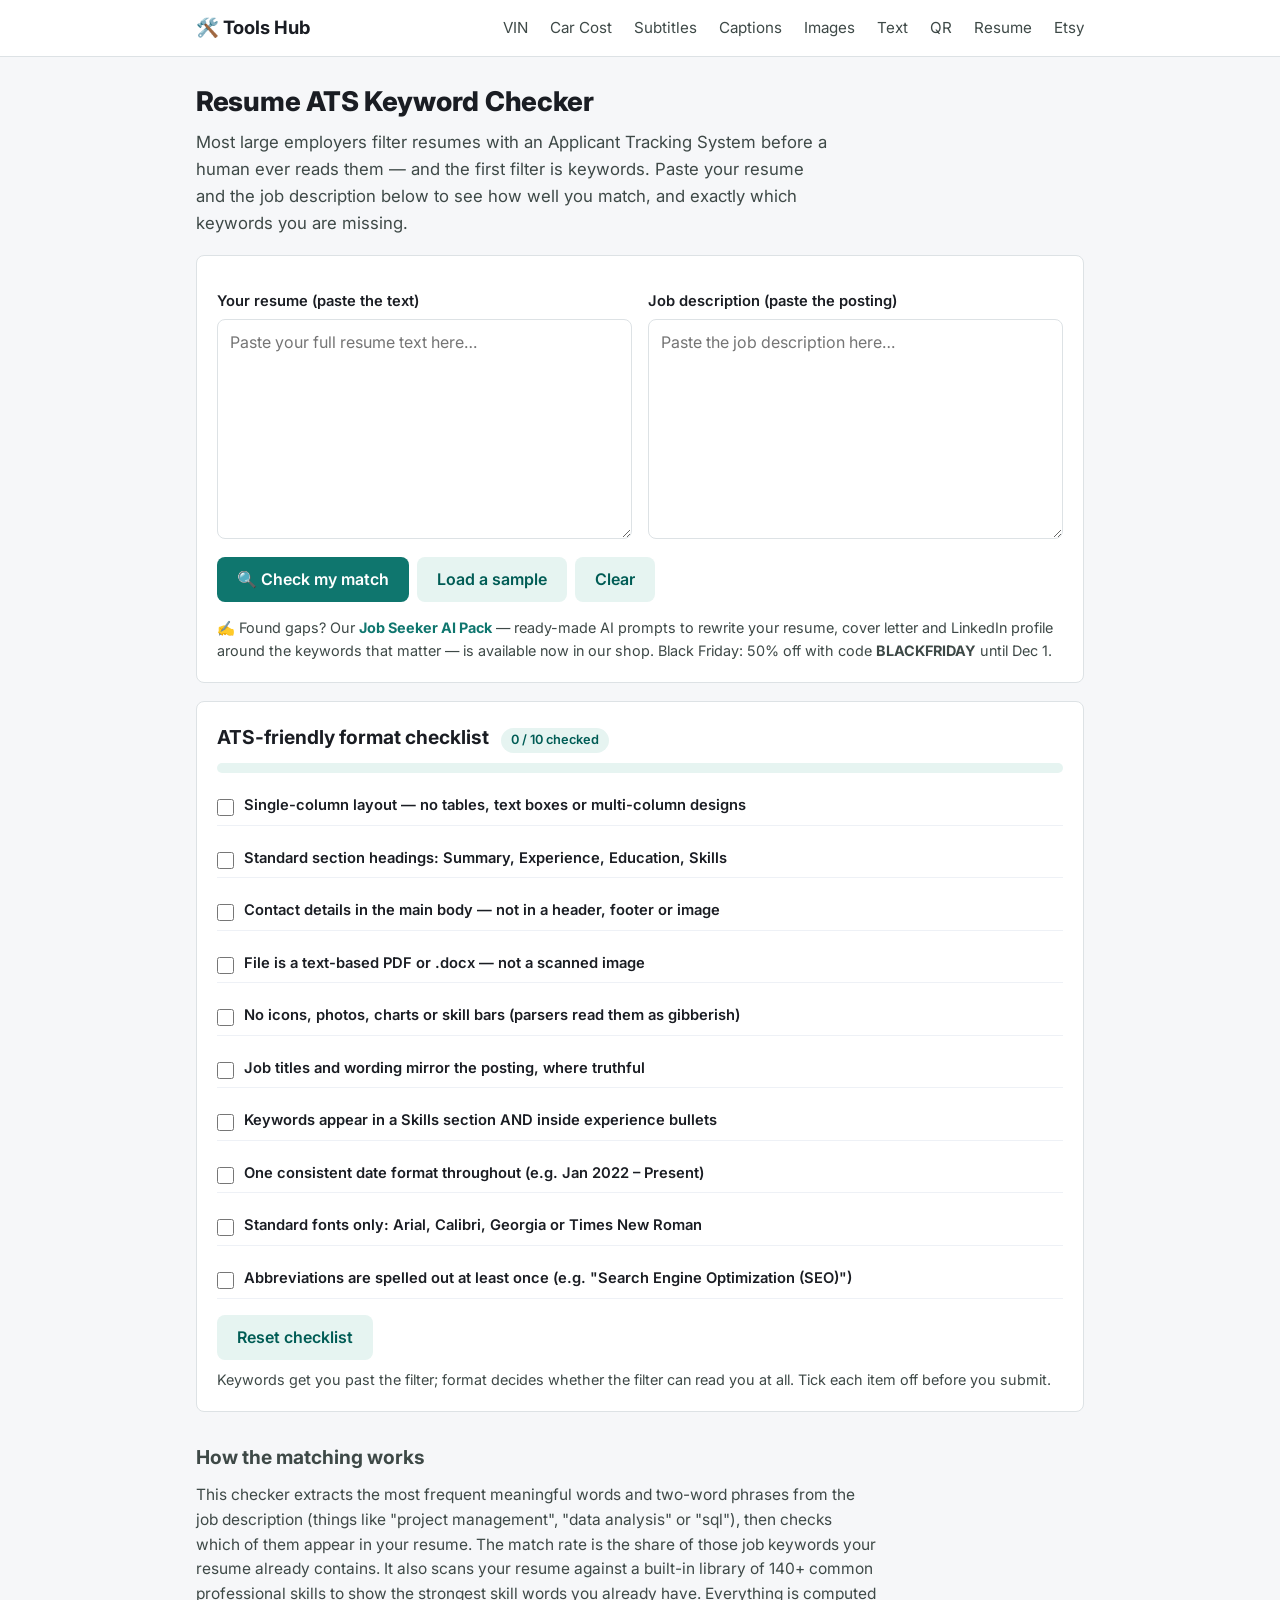
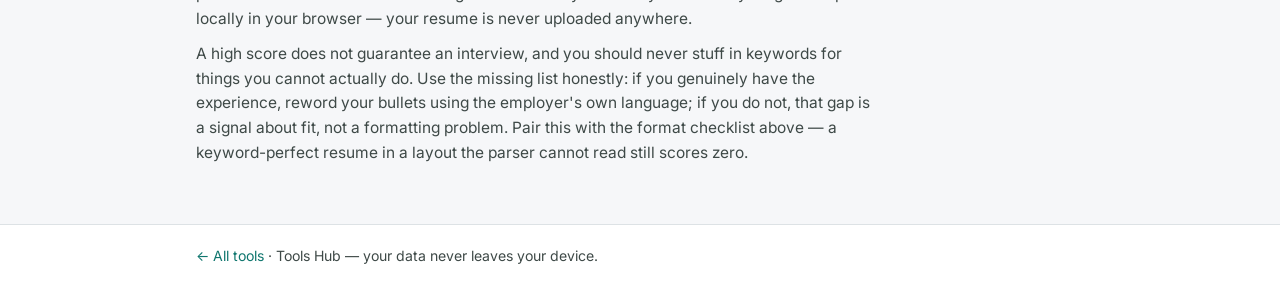
<file: resume-ats-checker.html>
<!DOCTYPE html>
<html lang="en">
<head>
<meta charset="UTF-8">
<meta name="viewport" content="width=device-width, initial-scale=1.0">
<title>Resume ATS Keyword Checker — Match Your Resume to the Job Description, Free</title>
<meta name="description" content="Paste your resume and the job description to see your ATS keyword match rate, the keywords your resume is missing, and the top skills it already shows. Plus a quick ATS-friendly format checklist. Free, runs in your browser.">
<link rel="stylesheet" href="style.css">
</head>
<body>
<header class="site"><div class="wrap">
  <a class="logo" href="index.html">🛠️ Tools Hub</a>
  <nav>
    <a href="vin-decoder.html">VIN</a>
    <a href="used-car-cost.html">Car Cost</a>
    <a href="subtitle-tools.html">Subtitles</a>
    <a href="caption-generator.html">Captions</a>
    <a href="image-compressor.html">Images</a>
    <a href="word-counter.html">Text</a>
    <a href="qr-generator.html">QR</a>
    <a href="resume-ats-checker.html">Resume</a>
    <a href="etsy-title-generator.html">Etsy</a>
  </nav>
</div></header>
<main><div class="wrap">
  <h1>Resume ATS Keyword Checker</h1>
  <p class="lede">Most large employers filter resumes with an Applicant Tracking System before a human ever reads them — and the first filter is keywords. Paste your resume and the job description below to see how well you match, and exactly which keywords you are missing.</p>

  <div class="card">
    <div class="grid2">
      <div>
        <label for="resume">Your resume (paste the text)</label>
        <textarea id="resume" placeholder="Paste your full resume text here…" style="min-height:220px"></textarea>
      </div>
      <div>
        <label for="jd">Job description (paste the posting)</label>
        <textarea id="jd" placeholder="Paste the job description here…" style="min-height:220px"></textarea>
      </div>
    </div>
    <div class="btnrow">
      <button class="btn" id="analyze">🔍 Check my match</button>
      <button class="btn secondary" id="sample">Load a sample</button>
      <button class="btn secondary" id="clear">Clear</button>
    </div>
    <p class="err" id="formerr" style="display:none"></p>
    <div id="results"></div>
    <p class="meta" style="margin-top:14px">✍️ Found gaps? Our <a href="https://dengzy.gumroad.com/l/job-seeker-ai-pack"><strong>Job Seeker AI Pack</strong></a> — ready-made AI prompts to rewrite your resume, cover letter and LinkedIn profile around the keywords that matter — is available now in our shop. Black Friday: 50% off with code <strong>BLACKFRIDAY</strong> until Dec 1.</p>
  </div>

  <div class="card">
    <h2 style="margin-top:0">ATS-friendly format checklist <span class="pill" id="prog-label">0 / 10 checked</span></h2>
    <div class="progress"><i id="prog-bar"></i></div>
    <div id="checklist"></div>
    <div class="btnrow"><button class="btn secondary" id="reset">Reset checklist</button></div>
    <p class="meta">Keywords get you past the filter; format decides whether the filter can read you at all. Tick each item off before you submit.</p>
  </div>

  <section class="about">
    <h2>How the matching works</h2>
    <p>This checker extracts the most frequent meaningful words and two-word phrases from the job description (things like "project management", "data analysis" or "sql"), then checks which of them appear in your resume. The match rate is the share of those job keywords your resume already contains. It also scans your resume against a built-in library of 140+ common professional skills to show the strongest skill words you already have. Everything is computed locally in your browser — your resume is never uploaded anywhere.</p>
    <p>A high score does not guarantee an interview, and you should never stuff in keywords for things you cannot actually do. Use the missing list honestly: if you genuinely have the experience, reword your bullets using the employer's own language; if you do not, that gap is a signal about fit, not a formatting problem. Pair this with the format checklist above — a keyword-perfect resume in a layout the parser cannot read still scores zero.</p>
  </section>
</div></main>
<footer class="site"><div class="wrap"><a href="index.html">← All tools</a> · Tools Hub — your data never leaves your device.</div></footer>
<script>
const $=id=>document.getElementById(id);
const STOP=new Set(('a,an,the,and,or,of,to,in,for,on,with,as,at,by,from,will,be,is,are,was,were,this,that,it,its,you,your,we,our,they,their,he,she,who,can,all,any,more,other,into,about,than,then,so,such,no,not,only,over,under,between,through,during,before,after,up,down,out,off,again,further,once,here,there,when,where,why,how,what,which,while,should,would,could,may,might,must,shall,do,does,did,have,has,had,having,been,being,am,etc,per,plus,looking,seeking,join,opportunity,role,position,company,team,work,working,day,days,year,years,across,within,using,used,include,includes,including,help,ensure,drive,support,ability,strong,excellent,proven,track,record,related,field,degree,bachelor,master,equivalent,hands,fast,paced,environment,detail,oriented,verbal,written,interpersonal,organizational,new,us,who,what,weeks,week,month,months').split(','));
const SHORT_OK=new Set(['ai','ml','ui','ux','qa','hr','pr','seo','sem','it','bi']);
const SKILLS=[['JavaScript','javascript'],['TypeScript','typescript'],['Python','python'],['Java','java'],['C++','c++'],['C#','c#'],['SQL','sql'],['MySQL','mysql'],['PostgreSQL','postgresql'],['HTML','html'],['CSS','css'],['React','react'],['Angular','angular'],['Vue','vue'],['Node.js','node js'],['AWS','aws'],['Azure','azure'],['Google Cloud','google cloud'],['Docker','docker'],['Kubernetes','kubernetes'],['Git','git'],['Linux','linux'],['REST API','rest api'],['GraphQL','graphql'],['Machine Learning','machine learning'],['Data Analysis','data analysis'],['Data Visualisation','data visualisation'],['Data Visualization','data visualization'],['Statistics','statistics'],['Excel','excel'],['Tableau','tableau'],['Power BI','power bi'],['A/B Testing','a b testing'],['Agile','agile'],['Scrum','scrum'],['Jira','jira'],['Figma','figma'],['Photoshop','photoshop'],['Illustrator','illustrator'],['UI Design','ui design'],['UX Research','ux research'],['Wireframing','wireframing'],['Prototyping','prototyping'],['SEO','seo'],['SEM','sem'],['Content Marketing','content marketing'],['Email Marketing','email marketing'],['Social Media','social media'],['Copywriting','copywriting'],['Google Analytics','google analytics'],['Brand Strategy','brand strategy'],['Market Research','market research'],['Salesforce','salesforce'],['HubSpot','hubspot'],['Lead Generation','lead generation'],['Negotiation','negotiation'],['Account Management','account management'],['Customer Service','customer service'],['Customer Success','customer success'],['CRM','crm'],['Project Management','project management'],['Product Management','product management'],['Roadmapping','roadmapping'],['Stakeholder Management','stakeholder management'],['Budget Management','budget management'],['Risk Management','risk management'],['Quality Assurance','quality assurance'],['Testing','testing'],['Automation','automation'],['CI/CD','ci cd'],['Cloud Computing','cloud computing'],['Cybersecurity','cybersecurity'],['Networking','networking'],['Technical Support','technical support'],['Troubleshooting','troubleshooting'],['Supply Chain','supply chain'],['Logistics','logistics'],['Inventory Management','inventory management'],['Procurement','procurement'],['Bookkeeping','bookkeeping'],['Accounting','accounting'],['Financial Analysis','financial analysis'],['Forecasting','forecasting'],['Auditing','auditing'],['Tax','tax'],['Payroll','payroll'],['Recruiting','recruiting'],['Onboarding','onboarding'],['Training','training'],['Public Speaking','public speaking'],['Presentation','presentation'],['Communication','communication'],['Leadership','leadership'],['Mentoring','mentoring'],['Problem Solving','problem solving'],['Time Management','time management'],['Research','research'],['Writing','writing'],['Editing','editing'],['Video Editing','video editing'],['WordPress','wordpress'],['Shopify','shopify'],['E-commerce','e commerce'],['Data Entry','data entry'],['Microsoft Office','microsoft office'],['Google Workspace','google workspace'],['Slack','slack'],['Notion','notion'],['Zapier','zapier'],['Python Scripting','python scripting'],['Web Development','web development'],['Mobile Development','mobile development'],['iOS','ios'],['Android','android'],['Flutter','flutter'],['React Native','react native'],['PHP','php'],['Ruby','ruby'],['Go','go'],['Rust','rust'],['Swift','swift'],['Kotlin','kotlin'],['MongoDB','mongodb'],['Redis','redis'],['Elasticsearch','elasticsearch'],['Kafka','kafka'],['Spark','spark'],['TensorFlow','tensorflow'],['PyTorch','pytorch'],['NLP','nlp'],['Deep Learning','deep learning'],['Prompt Engineering','prompt engineering'],['LLM','llm'],['Generative AI','generative ai'],['Data Engineering','data engineering'],['ETL','etl'],['Data Modelling','data modelling'],['Business Analysis','business analysis'],['Requirements Gathering','requirements gathering'],['Process Improvement','process improvement'],['Change Management','change management'],['Event Planning','event planning'],['Office Management','office management'],['Scheduling','scheduling'],['Translation','translation'],['Mandarin','mandarin'],['Spanish','spanish'],['French','french'],['German','german'],['Japanese','japanese']];
const SKILL_NORM=new Set(SKILLS.map(s=>s[1]));
function tokens(text){return text.toLowerCase().replace(/[^a-z0-9+#]+/g,' ').split(/\s+/).filter(Boolean);}
function normText(text){return ' '+tokens(text).join(' ')+' ';}
function countOcc(norm,phrase){return norm.split(' '+phrase+' ').length-1;}
function extractKeywords(jdText){
  const toks=tokens(jdText);
  const uni={},bi={};
  toks.forEach(t=>{if(!STOP.has(t)&&(t.length>2||SHORT_OK.has(t))&&!/^\d+$/.test(t))uni[t]=(uni[t]||0)+1;});
  for(let i=0;i<toks.length-1;i++){
    const a=toks[i],b=toks[i+1];
    if(STOP.has(a)||STOP.has(b)||a.length<2||b.length<2)continue;
    const k=a+' '+b;bi[k]=(bi[k]||0)+1;
  }
  const scored=[];
  Object.keys(uni).forEach(k=>scored.push({k:k,c:uni[k],s:uni[k]}));
  Object.keys(bi).forEach(k=>{if(bi[k]>=2||SKILL_NORM.has(k))scored.push({k:k,c:bi[k],s:bi[k]*1.6+0.5});});
  scored.sort((x,y)=>y.s-x.s);
  const out=[];let biCount=0;
  for(const item of scored){
    if(out.length>=40)break;
    if(item.k.indexOf(' ')>=0){if(biCount>=15)continue;biCount++;}
    out.push(item);
  }
  return out;
}
var lastMissing=[];
function analyze(){
  const resume=$('resume').value.trim(),jd=$('jd').value.trim();
  const err=$('formerr');
  if(resume.length<80||jd.length<80){
    err.textContent='Please paste both a full resume and a full job description (each at least a paragraph) so there is enough text to compare.';
    err.style.display='block';$('results').innerHTML='';return;
  }
  err.style.display='none';
  const rNorm=normText(resume);
  const keywords=extractKeywords(jd);
  const found=[],missing=[];
  keywords.forEach(item=>{
    if(rNorm.indexOf(' '+item.k+' ')>=0)found.push(item);else missing.push(item);
  });
  lastMissing=missing.map(m=>m.k);
  const rate=keywords.length?Math.round(found.length/keywords.length*100):0;
  const rateClass=rate>=70?'ok':(rate>=40?'warn':'err');
  const skillHits=[];
  SKILLS.forEach(([disp,norm])=>{const c=countOcc(rNorm,norm);if(c>0)skillHits.push({disp:disp,c:c});});
  skillHits.sort((a,b)=>b.c-a.c||a.disp.localeCompare(b.disp));
  const topSkills=skillHits.slice(0,15);
  const chip=(txt,cls)=>'<span class="chip '+cls+'">'+txt.replace(/</g,'&lt;')+'</span>';
  let h='<div class="stats" style="margin-top:16px">'
    +'<div class="stat"><b class="'+rateClass+'">'+rate+'%</b><span>Keyword match rate</span></div>'
    +'<div class="stat"><b>'+keywords.length+'</b><span>Job keywords checked</span></div>'
    +'<div class="stat"><b>'+found.length+'</b><span>Found in your resume</span></div>'
    +'<div class="stat"><b>'+missing.length+'</b><span>Missing</span></div></div>';
  if(missing.length){
    h+='<h2>⚠️ Keywords in the job post but missing from your resume</h2><div>'
      +missing.map(m=>chip(m.k+' ·×'+m.c,'miss')).join('')+'</div>'
      +'<div class="btnrow"><button class="btn secondary" id="copymiss">📋 Copy missing keywords</button></div>'
      +'<p class="meta">Add the ones that honestly describe your experience — in a Skills section and inside your experience bullets. Never add skills you cannot back up in an interview.</p>';
  }else{
    h+='<h2 class="ok">✅ No missing keywords — your resume covers every top keyword in this posting.</h2>';
  }
  if(found.length){
    h+='<h2>✅ Keywords you already match</h2><div>'+found.map(m=>chip(m.k,'hit')).join('')+'</div>';
  }
  if(topSkills.length){
    h+='<h2>🧰 Top skill words already in your resume</h2><div>'
      +topSkills.map(s=>chip(s.disp+' <b>×'+s.c+'</b>','')).join('')+'</div>'
      +'<p class="meta">These come from a built-in library of 140+ professional skills. The most repeated ones are your resume\u2019s current centre of gravity — check they line up with the job you want.</p>';
  }
  $('results').innerHTML=h;
  const cm=$('copymiss');
  if(cm)cm.addEventListener('click',async()=>{
    try{await navigator.clipboard.writeText(lastMissing.join(', '));cm.textContent='Copied ✓';}
    catch(e){cm.textContent='Copy failed — select the list manually';}
    setTimeout(()=>cm.textContent='📋 Copy missing keywords',1800);
  });
}
$('analyze').addEventListener('click',analyze);
$('clear').addEventListener('click',()=>{$('resume').value='';$('jd').value='';$('results').innerHTML='';$('formerr').style.display='none';});
$('sample').addEventListener('click',()=>{
  $('resume').value='Marketing specialist with 4 years of experience running social media campaigns for consumer brands. Grew Instagram following by 60% through content marketing and influencer partnerships. Skilled in email marketing, copywriting and Google Analytics. Managed a monthly ad budget of $8,000 across Meta and Google Ads, improving click-through rates by 25%. Strong communication skills and experience with HubSpot CRM, scheduling tools and Microsoft Office. Bachelor degree in Communications.';
  $('jd').value='We are hiring a Digital Marketing Manager to own our SEO and content strategy. You will lead data analysis of campaign performance using Tableau and SQL, run A/B testing on landing pages, and manage a small team. Requirements: 5+ years in digital marketing, deep knowledge of SEO, SEM and marketing automation, experience with machine learning driven personalisation, Salesforce and marketing analytics. Strong project management skills and stakeholder management experience are essential. Experience with video editing and generative AI tools is a plus.';
  analyze();
});
const CHECKS=['Single-column layout — no tables, text boxes or multi-column designs','Standard section headings: Summary, Experience, Education, Skills','Contact details in the main body — not in a header, footer or image','File is a text-based PDF or .docx — not a scanned image','No icons, photos, charts or skill bars (parsers read them as gibberish)','Job titles and wording mirror the posting, where truthful','Keywords appear in a Skills section AND inside experience bullets','One consistent date format throughout (e.g. Jan 2022 – Present)','Standard fonts only: Arial, Calibri, Georgia or Times New Roman','Abbreviations are spelled out at least once (e.g. "Search Engine Optimization (SEO)")'];
const wrap=$('checklist');
CHECKS.forEach(text=>{
  const lab=document.createElement('label');lab.className='check';
  lab.innerHTML='<input type="checkbox"><span></span>';
  lab.querySelector('span').textContent=text;
  lab.querySelector('input').addEventListener('change',e=>{lab.classList.toggle('done',e.target.checked);progress();});
  wrap.appendChild(lab);
});
function progress(){
  const done=wrap.querySelectorAll('input:checked').length;
  $('prog-label').textContent=done+' / '+CHECKS.length+' checked';
  $('prog-bar').style.width=(done/CHECKS.length*100)+'%';
}
$('reset').addEventListener('click',()=>{wrap.querySelectorAll('input').forEach(i=>{i.checked=false;i.closest('.check').classList.remove('done');});progress();});
progress();
</script>
</body>
</html>
</file>
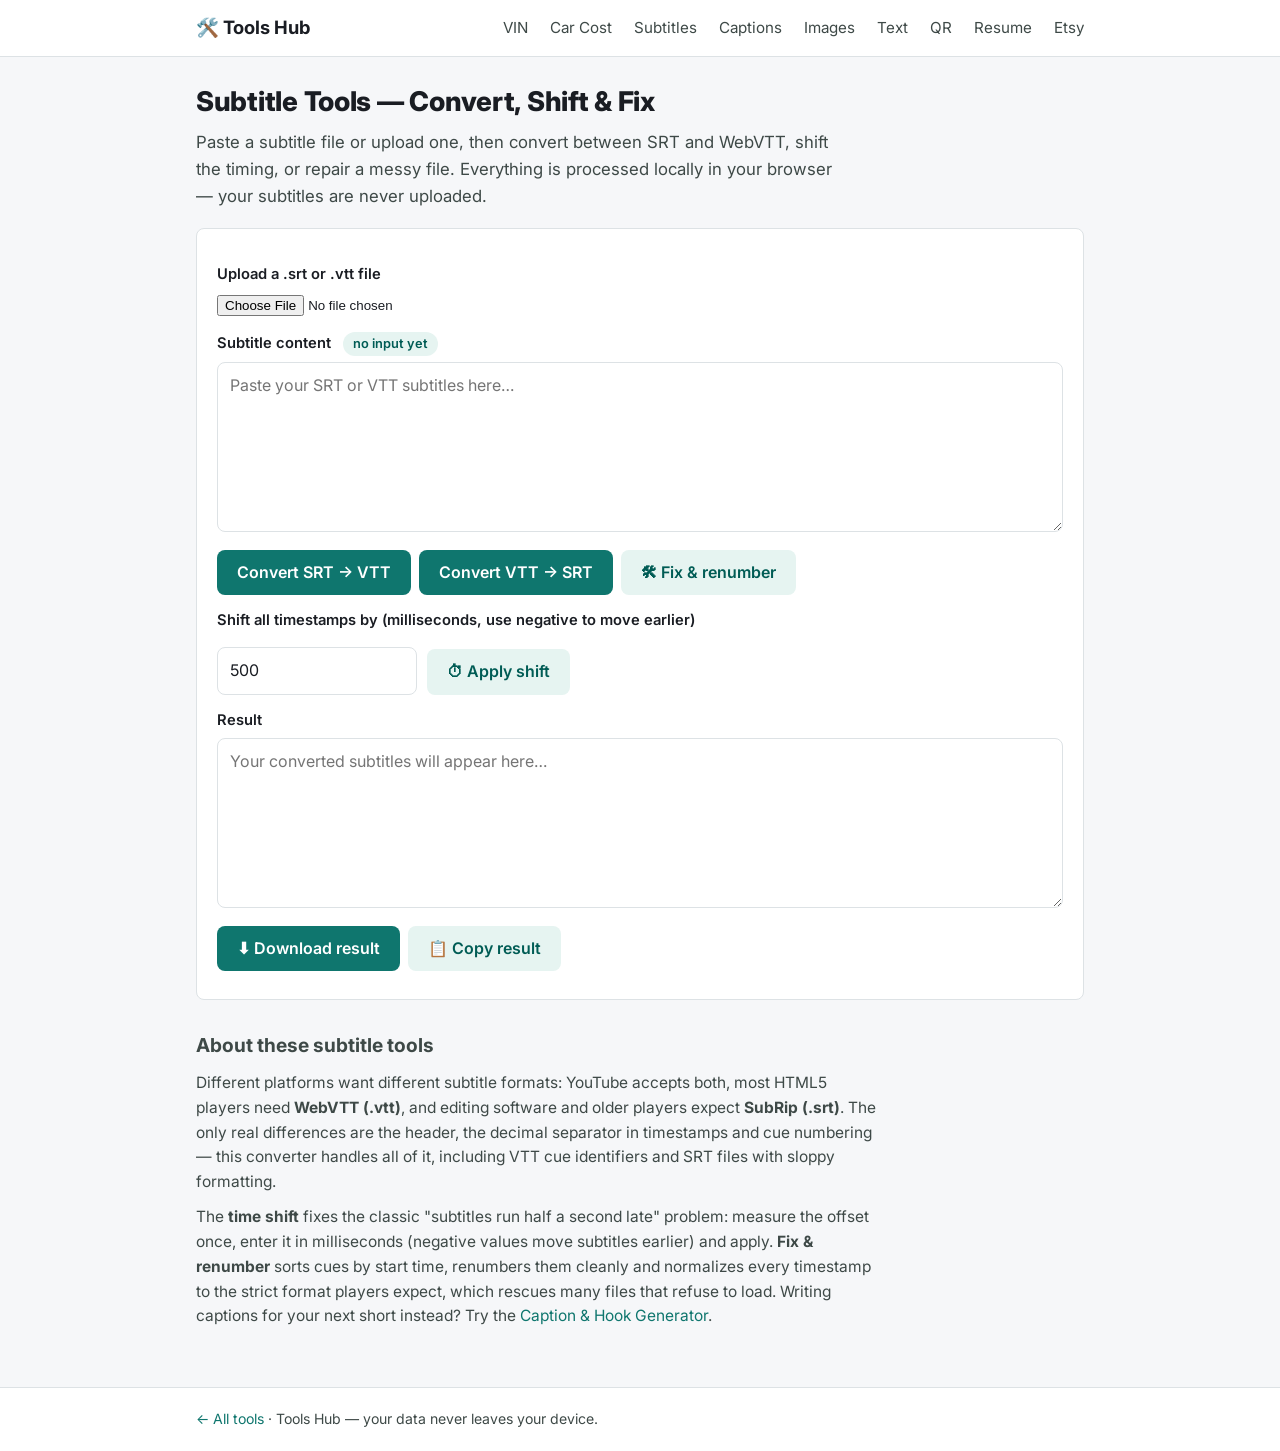
<file: subtitle-tools.html>
<!DOCTYPE html>
<html lang="en">
<head>
<meta charset="UTF-8">
<meta name="viewport" content="width=device-width, initial-scale=1.0">
<title>Subtitle Tools — SRT to VTT Converter, Time Shift &amp; Subtitle Fixer (Free, Online)</title>
<meta name="description" content="Convert subtitles between SRT and WebVTT, shift the whole timeline by milliseconds, and fix broken subtitle files — renumber cues and normalize timestamps. Free, instant, 100% in your browser.">
<link rel="stylesheet" href="style.css">
</head>
<body>
<header class="site"><div class="wrap">
  <a class="logo" href="index.html">🛠️ Tools Hub</a>
  <nav>
    <a href="vin-decoder.html">VIN</a>
    <a href="used-car-cost.html">Car Cost</a>
    <a href="subtitle-tools.html">Subtitles</a>
    <a href="caption-generator.html">Captions</a>
    <a href="image-compressor.html">Images</a>
    <a href="word-counter.html">Text</a>
    <a href="qr-generator.html">QR</a>
    <a href="resume-ats-checker.html">Resume</a>
    <a href="etsy-title-generator.html">Etsy</a>
  </nav>
</div></header>
<main><div class="wrap">
  <h1>Subtitle Tools — Convert, Shift &amp; Fix</h1>
  <p class="lede">Paste a subtitle file or upload one, then convert between SRT and WebVTT, shift the timing, or repair a messy file. Everything is processed locally in your browser — your subtitles are never uploaded.</p>

  <div class="card">
    <label for="file">Upload a .srt or .vtt file</label>
    <input type="file" id="file" accept=".srt,.vtt,.txt">
    <label for="src">Subtitle content <span class="pill" id="fmt-label">no input yet</span></label>
    <textarea id="src" placeholder="Paste your SRT or VTT subtitles here…"></textarea>

    <div class="btnrow">
      <button class="btn" data-act="toVtt">Convert SRT → VTT</button>
      <button class="btn" data-act="toSrt">Convert VTT → SRT</button>
      <button class="btn secondary" data-act="fix">🛠 Fix &amp; renumber</button>
    </div>
    <label for="shift">Shift all timestamps by (milliseconds, use negative to move earlier)</label>
    <div class="btnrow" style="align-items:flex-end;gap:10px">
      <input type="number" id="shift" value="500" step="50" style="max-width:200px">
      <button class="btn secondary" data-act="shift">⏱ Apply shift</button>
    </div>
    <p class="err" id="error" style="display:none"></p>

    <label for="out">Result</label>
    <textarea id="out" placeholder="Your converted subtitles will appear here…" readonly></textarea>
    <div class="btnrow">
      <button class="btn" id="download">⬇ Download result</button>
      <button class="btn secondary" id="copy">📋 Copy result</button>
    </div>
    <p class="meta" id="meta"></p>
  </div>

  <section class="about">
    <h2>About these subtitle tools</h2>
    <p>Different platforms want different subtitle formats: YouTube accepts both, most HTML5 players need <strong>WebVTT (.vtt)</strong>, and editing software and older players expect <strong>SubRip (.srt)</strong>. The only real differences are the header, the decimal separator in timestamps and cue numbering — this converter handles all of it, including VTT cue identifiers and SRT files with sloppy formatting.</p>
    <p>The <strong>time shift</strong> fixes the classic "subtitles run half a second late" problem: measure the offset once, enter it in milliseconds (negative values move subtitles earlier) and apply. <strong>Fix &amp; renumber</strong> sorts cues by start time, renumbers them cleanly and normalizes every timestamp to the strict format players expect, which rescues many files that refuse to load. Writing captions for your next short instead? Try the <a href="caption-generator.html">Caption &amp; Hook Generator</a>.</p>
  </section>
</div></main>
<footer class="site"><div class="wrap"><a href="index.html">← All tools</a> · Tools Hub — your data never leaves your device.</div></footer>
<script>
const $=id=>document.getElementById(id);
function tsToMs(s){
  const m=s.trim().match(/(?:(\d+):)?(\d{1,2}):(\d{2})[.,](\d{1,3})/);
  if(!m)return null;
  const h=parseInt(m[1]||'0'),mi=parseInt(m[2]),se=parseInt(m[3]);
  const ms=parseInt((m[4]+'000').slice(0,3));
  return ((h*60+mi)*60+se)*1000+ms;
}
function fmt(ms,sep){
  ms=Math.max(0,Math.round(ms));
  const h=Math.floor(ms/3600000),mi=Math.floor(ms%3600000/60000),se=Math.floor(ms%60000/1000),m=ms%1000;
  const p=(n,l)=>String(n).padStart(l,'0');
  return p(h,2)+':'+p(mi,2)+':'+p(se,2)+sep+p(m,3);
}
function parse(text){
  const norm=text.replace(/\r\n?/g,'\n').replace(/^WEBVTT.*\n/,'');
  const blocks=norm.split(/\n\s*\n/),cues=[];
  for(const b of blocks){
    const lines=b.split('\n').filter(l=>l.trim()!=='');
    const ti=lines.findIndex(l=>l.includes('-->'));
    if(ti<0)continue;
    const parts=lines[ti].split('-->').map(x=>x.trim().split(/\s+/)[0]);
    const start=tsToMs(parts[0]),end=tsToMs(parts[1]);
    if(start===null||end===null)continue;
    const body=lines.slice(ti+1).join('\n').trim();
    if(body)cues.push({start,end,text:body});
  }
  return cues;
}
function render(cues,format){
  cues=[...cues].sort((a,b)=>a.start-b.start);
  if(format==='vtt'){
    return 'WEBVTT\n\n'+cues.map(c=>fmt(c.start,'.')+' --> '+fmt(c.end,'.')+'\n'+c.text).join('\n\n')+'\n';
  }
  return cues.map((c,i)=>(i+1)+'\n'+fmt(c.start,',')+' --> '+fmt(c.end,',')+'\n'+c.text).join('\n\n')+'\n';
}
function detect(text){return /^\s*WEBVTT/.test(text)?'vtt':'srt';}
function sourceCues(){
  const t=$('src').value;
  if(!t.trim()){showErr('Paste or upload a subtitle file first.');return null;}
  const cues=parse(t);
  if(!cues.length){showErr('No valid subtitle cues found. Check that the file uses SRT or VTT timestamp lines like 00:00:01,000 --> 00:00:04,000.');return null;}
  return cues;
}
function showErr(m){$('error').textContent=m;$('error').style.display='block';}
function done(cues,format,note){
  $('error').style.display='none';
  $('out').value=render(cues,format);
  $('out').dataset.format=format;
  $('meta').textContent=note+' · '+cues.length+' cues · format: '+(format==='vtt'?'WebVTT (.vtt)':'SubRip (.srt)');
}
document.querySelectorAll('[data-act]').forEach(b=>b.addEventListener('click',()=>{
  const cues=sourceCues();if(!cues)return;
  const cur=detect($('src').value),act=b.dataset.act;
  if(act==='toVtt')done(cues,'vtt','Converted to WebVTT');
  else if(act==='toSrt')done(cues,'srt','Converted to SRT');
  else if(act==='fix')done(cues,cur,'Fixed: sorted, renumbered, timestamps normalized');
  else if(act==='shift'){
    const off=parseFloat($('shift').value)||0;
    cues.forEach(c=>{c.start=Math.max(0,c.start+off);c.end=Math.max(0,c.end+off);});
    done(cues,cur,'Shifted by '+(off>=0?'+':'')+off+' ms');
  }
}));
$('src').addEventListener('input',()=>{
  const t=$('src').value;
  $('fmt-label').textContent=t.trim()?('detected: '+(detect(t)==='vtt'?'WebVTT':'SRT')):'no input yet';
});
$('file').addEventListener('change',e=>{
  const f=e.target.files[0];if(!f)return;
  const r=new FileReader();
  r.onload=()=>{$('src').value=r.result;$('src').dispatchEvent(new Event('input'));};
  r.readAsText(f);
});
$('download').addEventListener('click',()=>{
  if(!$('out').value){showErr('Nothing to download yet — convert something first.');return;}
  const format=$('out').dataset.format||'srt';
  const blob=new Blob([$('out').value],{type:'text/plain;charset=utf-8'});
  const a=document.createElement('a');
  a.href=URL.createObjectURL(blob);a.download='subtitles.'+format;a.click();
  URL.revokeObjectURL(a.href);
});
$('copy').addEventListener('click',async()=>{
  if(!$('out').value)return;
  try{await navigator.clipboard.writeText($('out').value);$('meta').textContent='Copied to clipboard ✓';}
  catch(e){$('out').select();document.execCommand('copy');$('meta').textContent='Copied to clipboard ✓';}
});
</script>
</body>
</html>
</file>
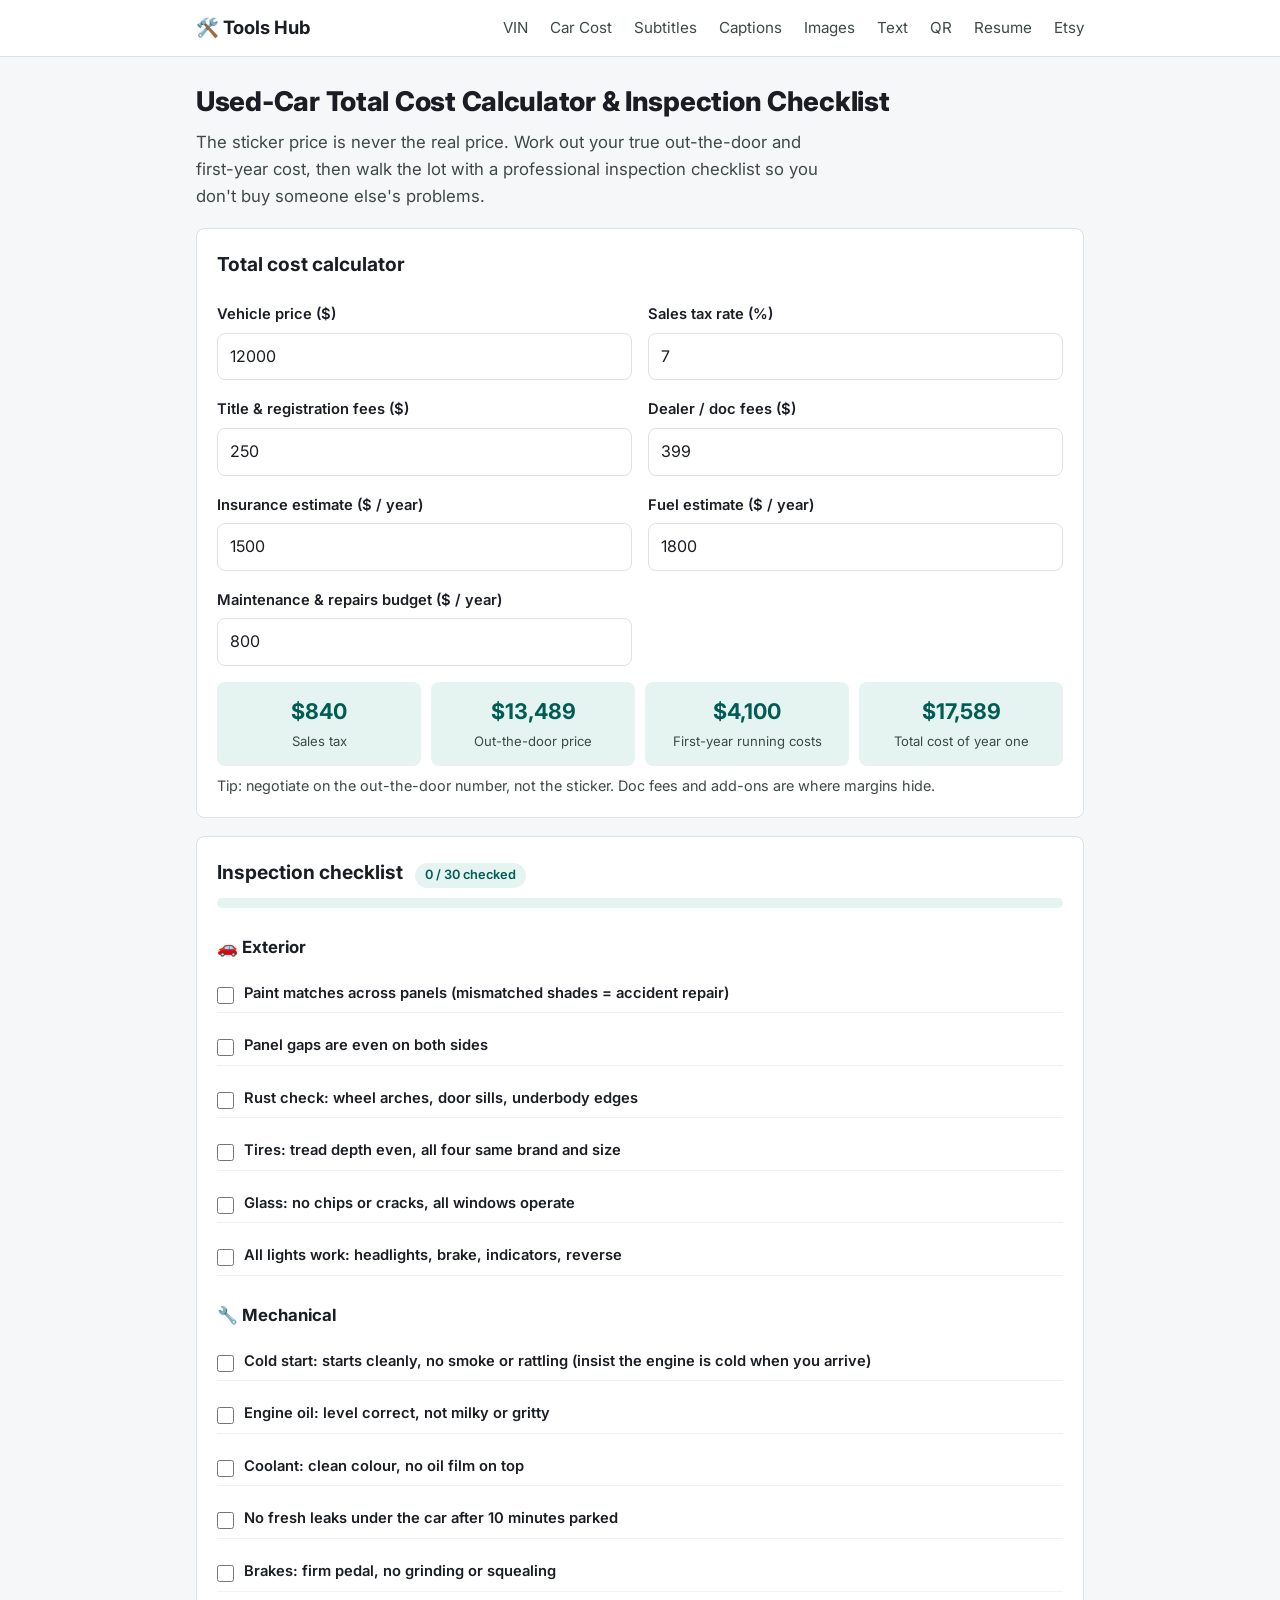
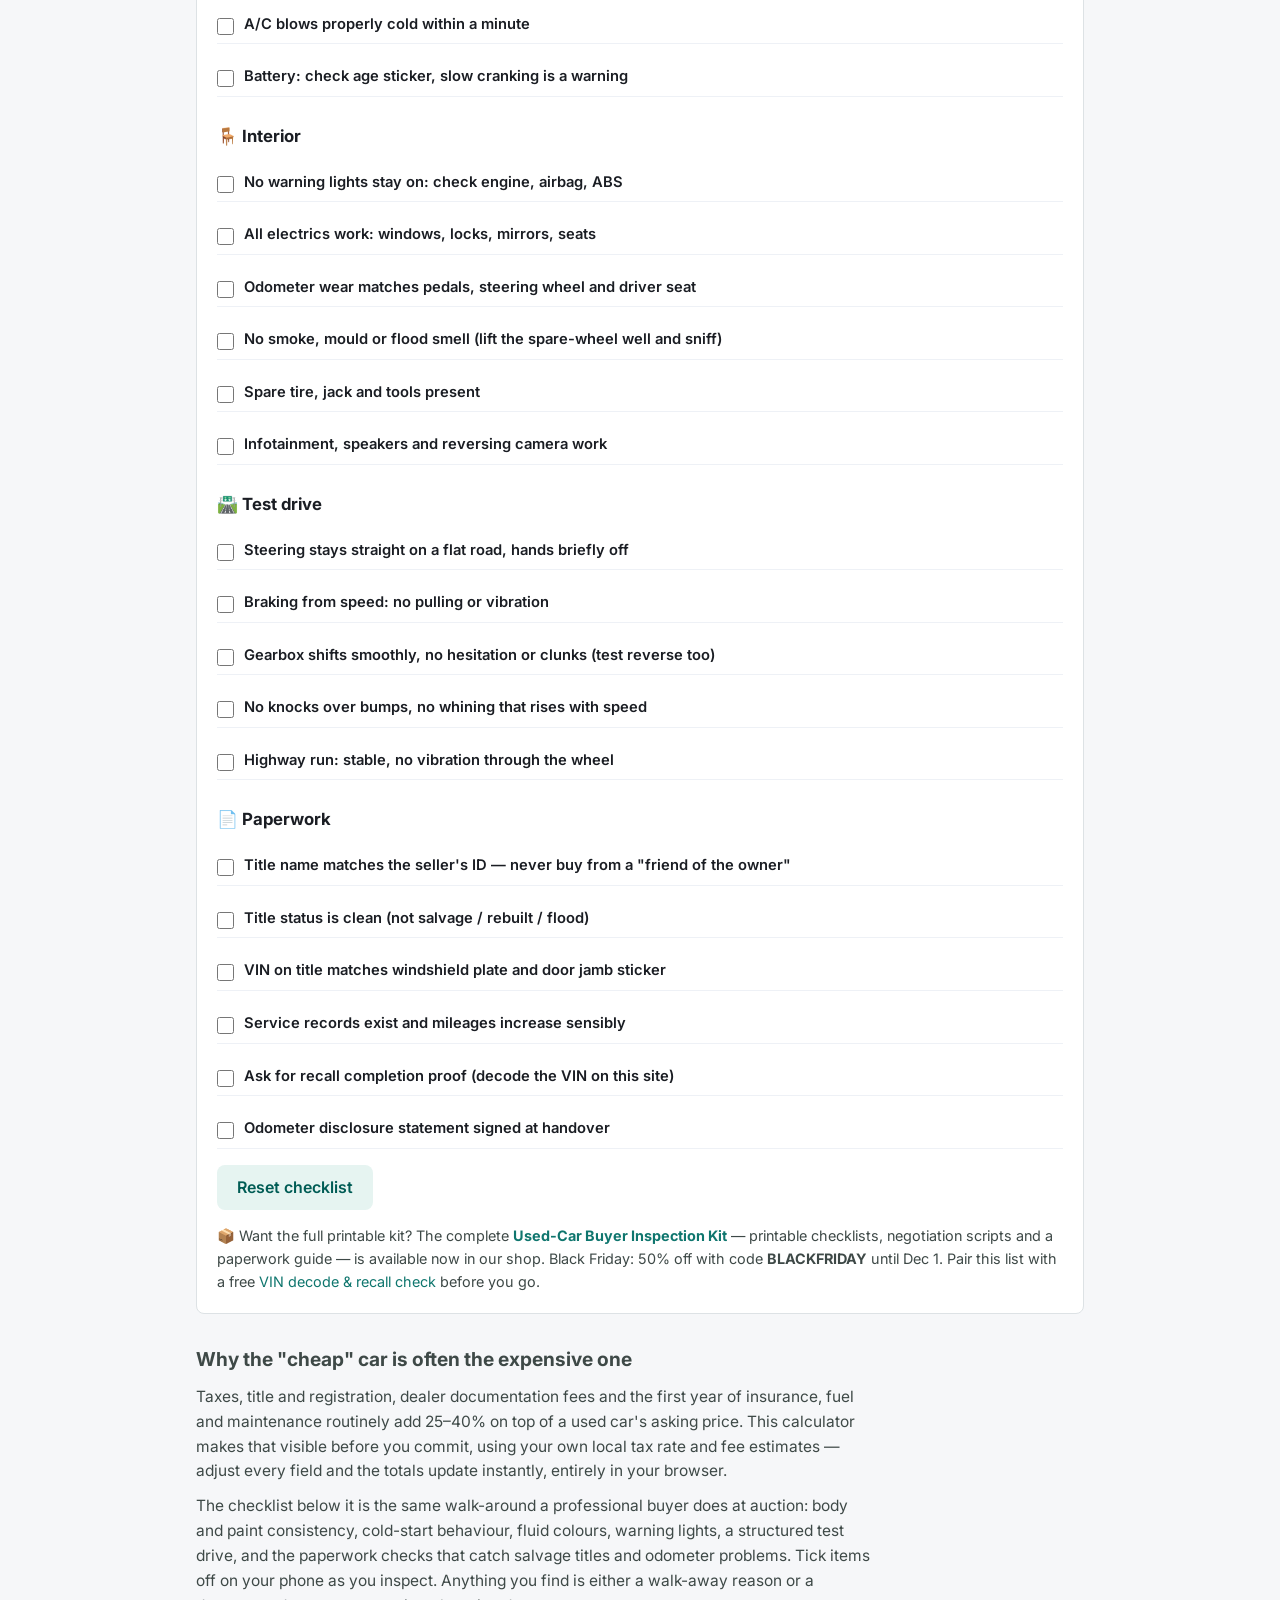
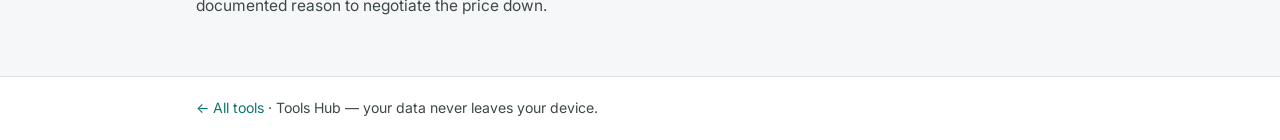
<file: used-car-cost.html>
<!DOCTYPE html>
<html lang="en">
<head>
<meta charset="UTF-8">
<meta name="viewport" content="width=device-width, initial-scale=1.0">
<title>Used Car Total Cost Calculator &amp; Inspection Checklist — True Cost of Buying Used</title>
<meta name="description" content="Work out the real cost of a used car: price, sales tax, title and registration, dealer fees, insurance and first-year running costs — plus a free interactive inspection checklist written by a used-car professional.">
<link rel="stylesheet" href="style.css">
</head>
<body>
<header class="site"><div class="wrap">
  <a class="logo" href="index.html">🛠️ Tools Hub</a>
  <nav>
    <a href="vin-decoder.html">VIN</a>
    <a href="used-car-cost.html">Car Cost</a>
    <a href="subtitle-tools.html">Subtitles</a>
    <a href="caption-generator.html">Captions</a>
    <a href="image-compressor.html">Images</a>
    <a href="word-counter.html">Text</a>
    <a href="qr-generator.html">QR</a>
    <a href="resume-ats-checker.html">Resume</a>
    <a href="etsy-title-generator.html">Etsy</a>
  </nav>
</div></header>
<main><div class="wrap">
  <h1>Used-Car Total Cost Calculator &amp; Inspection Checklist</h1>
  <p class="lede">The sticker price is never the real price. Work out your true out-the-door and first-year cost, then walk the lot with a professional inspection checklist so you don't buy someone else's problems.</p>

  <div class="card">
    <h2 style="margin-top:0">Total cost calculator</h2>
    <div class="grid2">
      <div><label for="price">Vehicle price ($)</label><input type="number" id="price" value="12000" min="0" step="100"></div>
      <div><label for="tax">Sales tax rate (%)</label><input type="number" id="tax" value="7" min="0" step="0.25"></div>
      <div><label for="title">Title &amp; registration fees ($)</label><input type="number" id="title" value="250" min="0" step="10"></div>
      <div><label for="doc">Dealer / doc fees ($)</label><input type="number" id="doc" value="399" min="0" step="10"></div>
      <div><label for="ins">Insurance estimate ($ / year)</label><input type="number" id="ins" value="1500" min="0" step="50"></div>
      <div><label for="fuel">Fuel estimate ($ / year)</label><input type="number" id="fuel" value="1800" min="0" step="50"></div>
      <div><label for="maint">Maintenance &amp; repairs budget ($ / year)</label><input type="number" id="maint" value="800" min="0" step="50"></div>
    </div>
    <div class="stats" style="margin-top:16px">
      <div class="stat"><b id="o-tax">$0</b><span>Sales tax</span></div>
      <div class="stat"><b id="o-otd">$0</b><span>Out-the-door price</span></div>
      <div class="stat"><b id="o-run">$0</b><span>First-year running costs</span></div>
      <div class="stat"><b id="o-total">$0</b><span>Total cost of year one</span></div>
    </div>
    <p class="meta">Tip: negotiate on the out-the-door number, not the sticker. Doc fees and add-ons are where margins hide.</p>
  </div>

  <div class="card">
    <h2 style="margin-top:0">Inspection checklist <span class="pill" id="prog-label">0 / 30 checked</span></h2>
    <div class="progress"><i id="prog-bar"></i></div>
    <div id="checklist"></div>
    <div class="btnrow"><button class="btn secondary" id="reset">Reset checklist</button></div>
    <p class="meta" style="margin-top:14px">📦 Want the full printable kit? The complete <a href="https://dengzy.gumroad.com/l/used-car-buyer-inspection-kit"><strong>Used-Car Buyer Inspection Kit</strong></a> — printable checklists, negotiation scripts and a paperwork guide — is available now in our shop. Black Friday: 50% off with code <strong>BLACKFRIDAY</strong> until Dec 1. Pair this list with a free <a href="vin-decoder.html">VIN decode &amp; recall check</a> before you go.</p>
  </div>

  <section class="about">
    <h2>Why the "cheap" car is often the expensive one</h2>
    <p>Taxes, title and registration, dealer documentation fees and the first year of insurance, fuel and maintenance routinely add 25–40% on top of a used car's asking price. This calculator makes that visible before you commit, using your own local tax rate and fee estimates — adjust every field and the totals update instantly, entirely in your browser.</p>
    <p>The checklist below it is the same walk-around a professional buyer does at auction: body and paint consistency, cold-start behaviour, fluid colours, warning lights, a structured test drive, and the paperwork checks that catch salvage titles and odometer problems. Tick items off on your phone as you inspect. Anything you find is either a walk-away reason or a documented reason to negotiate the price down.</p>
  </section>
</div></main>
<footer class="site"><div class="wrap"><a href="index.html">← All tools</a> · Tools Hub — your data never leaves your device.</div></footer>
<script>
const $=id=>document.getElementById(id);
const money=n=>'$'+Math.round(n).toLocaleString('en-US');
const num=id=>{const v=parseFloat($(id).value);return isNaN(v)||v<0?0:v;};
function calc(){
  const price=num('price'),taxAmt=price*num('tax')/100;
  const otd=price+taxAmt+num('title')+num('doc');
  const run=num('ins')+num('fuel')+num('maint');
  $('o-tax').textContent=money(taxAmt);
  $('o-otd').textContent=money(otd);
  $('o-run').textContent=money(run);
  $('o-total').textContent=money(otd+run);
}
['price','tax','title','doc','ins','fuel','maint'].forEach(id=>$(id).addEventListener('input',calc));
calc();

const GROUPS=[
 ['🚗 Exterior',['Paint matches across panels (mismatched shades = accident repair)','Panel gaps are even on both sides','Rust check: wheel arches, door sills, underbody edges','Tires: tread depth even, all four same brand and size','Glass: no chips or cracks, all windows operate','All lights work: headlights, brake, indicators, reverse']],
 ['🔧 Mechanical',['Cold start: starts cleanly, no smoke or rattling (insist the engine is cold when you arrive)','Engine oil: level correct, not milky or gritty','Coolant: clean colour, no oil film on top','No fresh leaks under the car after 10 minutes parked','Brakes: firm pedal, no grinding or squealing','A/C blows properly cold within a minute','Battery: check age sticker, slow cranking is a warning']],
 ['🪑 Interior',['No warning lights stay on: check engine, airbag, ABS','All electrics work: windows, locks, mirrors, seats','Odometer wear matches pedals, steering wheel and driver seat','No smoke, mould or flood smell (lift the spare-wheel well and sniff)','Spare tire, jack and tools present','Infotainment, speakers and reversing camera work']],
 ['🛣️ Test drive',['Steering stays straight on a flat road, hands briefly off','Braking from speed: no pulling or vibration','Gearbox shifts smoothly, no hesitation or clunks (test reverse too)','No knocks over bumps, no whining that rises with speed','Highway run: stable, no vibration through the wheel']],
 ['📄 Paperwork',['Title name matches the seller\'s ID — never buy from a "friend of the owner"','Title status is clean (not salvage / rebuilt / flood)','VIN on title matches windshield plate and door jamb sticker','Service records exist and mileages increase sensibly','Ask for recall completion proof (decode the VIN on this site)','Odometer disclosure statement signed at handover']]
];
const wrap=$('checklist');let total=0;
GROUPS.forEach(([name,items])=>{
  const h=document.createElement('h2');h.textContent=name;h.style.fontSize='1.05rem';wrap.appendChild(h);
  items.forEach(text=>{
    total++;
    const lab=document.createElement('label');lab.className='check';
    lab.innerHTML='<input type="checkbox"><span></span>';
    lab.querySelector('span').textContent=text;
    lab.querySelector('input').addEventListener('change',e=>{lab.classList.toggle('done',e.target.checked);progress();});
    wrap.appendChild(lab);
  });
});
function progress(){
  const done=wrap.querySelectorAll('input:checked').length;
  $('prog-label').textContent=done+' / '+total+' checked';
  $('prog-bar').style.width=(total?done/total*100:0)+'%';
}
$('reset').addEventListener('click',()=>{wrap.querySelectorAll('input').forEach(i=>{i.checked=false;i.closest('.check').classList.remove('done');});progress();});
progress();
</script>
</body>
</html>
</file>
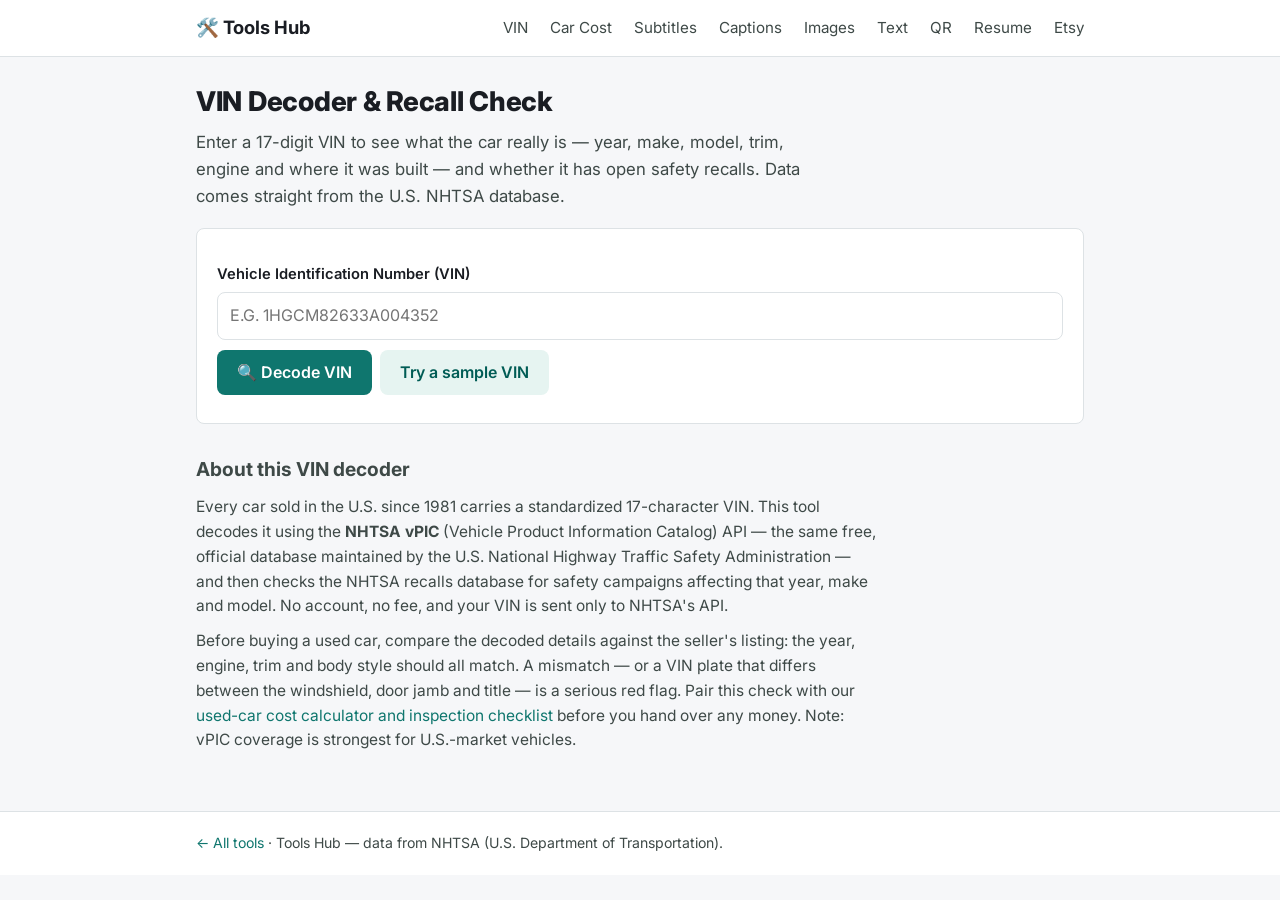
<file: vin-decoder.html>
<!DOCTYPE html>
<html lang="en">
<head>
<meta charset="UTF-8">
<meta name="viewport" content="width=device-width, initial-scale=1.0">
<title>Free VIN Decoder &amp; Recall Check — Look Up Any Car by VIN (NHTSA Data)</title>
<meta name="description" content="Decode any 17-digit VIN for free: year, make, model, trim, engine, transmission and factory — plus open safety recalls. Uses the official NHTSA vPIC database, right in your browser.">
<link rel="stylesheet" href="style.css">
</head>
<body>
<header class="site"><div class="wrap">
  <a class="logo" href="index.html">🛠️ Tools Hub</a>
  <nav>
    <a href="vin-decoder.html">VIN</a>
    <a href="used-car-cost.html">Car Cost</a>
    <a href="subtitle-tools.html">Subtitles</a>
    <a href="caption-generator.html">Captions</a>
    <a href="image-compressor.html">Images</a>
    <a href="word-counter.html">Text</a>
    <a href="qr-generator.html">QR</a>
    <a href="resume-ats-checker.html">Resume</a>
    <a href="etsy-title-generator.html">Etsy</a>
  </nav>
</div></header>
<main><div class="wrap">
  <h1>VIN Decoder &amp; Recall Check</h1>
  <p class="lede">Enter a 17-digit VIN to see what the car really is — year, make, model, trim, engine and where it was built — and whether it has open safety recalls. Data comes straight from the U.S. NHTSA database.</p>

  <div class="card">
    <label for="vin">Vehicle Identification Number (VIN)</label>
    <input type="text" id="vin" maxlength="17" placeholder="e.g. 1HGCM82633A004352" autocomplete="off" spellcheck="false" style="text-transform:uppercase">
    <div class="btnrow">
      <button class="btn" id="go">🔍 Decode VIN</button>
      <button class="btn secondary" id="sample">Try a sample VIN</button>
    </div>
    <p class="meta" id="status"></p>
    <p class="err" id="error" style="display:none"></p>
    <div class="result" id="result" style="display:none">
      <h2 id="car-title" style="margin-top:6px"></h2>
      <table class="kv" id="kv"></table>
    </div>
  </div>

  <div class="card" id="recall-card" style="display:none">
    <h2 style="margin-top:0">Safety recalls <span class="pill" id="recall-count"></span></h2>
    <p class="meta">Recall campaigns on file with NHTSA for this year / make / model. A recall listed here may already have been repaired on this specific car — ask the seller for repair records, and any franchised dealer can check completion by VIN for free.</p>
    <div id="recalls"></div>
  </div>

  <section class="about">
    <h2>About this VIN decoder</h2>
    <p>Every car sold in the U.S. since 1981 carries a standardized 17-character VIN. This tool decodes it using the <strong>NHTSA vPIC</strong> (Vehicle Product Information Catalog) API — the same free, official database maintained by the U.S. National Highway Traffic Safety Administration — and then checks the NHTSA recalls database for safety campaigns affecting that year, make and model. No account, no fee, and your VIN is sent only to NHTSA's API.</p>
    <p>Before buying a used car, compare the decoded details against the seller's listing: the year, engine, trim and body style should all match. A mismatch — or a VIN plate that differs between the windshield, door jamb and title — is a serious red flag. Pair this check with our <a href="used-car-cost.html">used-car cost calculator and inspection checklist</a> before you hand over any money. Note: vPIC coverage is strongest for U.S.-market vehicles.</p>
  </section>
</div></main>
<footer class="site"><div class="wrap"><a href="index.html">← All tools</a> · Tools Hub — data from NHTSA (U.S. Department of Transportation).</div></footer>
<script>
const $=id=>document.getElementById(id);
const vinRe=/^[A-HJ-NPR-Z0-9]{17}$/;
function fail(msg){$('error').textContent=msg;$('error').style.display='block';$('status').textContent='';}
function row(label,value){return value?`<tr><th>${label}</th><td>${value}</td></tr>`:'';}
$('sample').addEventListener('click',()=>{$('vin').value='1HGCM82633A004352';lookup();});
$('go').addEventListener('click',lookup);
$('vin').addEventListener('keydown',e=>{if(e.key==='Enter')lookup();});
async function lookup(){
  const vin=$('vin').value.trim().toUpperCase();
  $('error').style.display='none';$('result').style.display='none';$('recall-card').style.display='none';
  if(!vinRe.test(vin)){fail('That does not look like a valid VIN. A VIN has exactly 17 characters, and the letters I, O and Q are never used. Check the plate at the base of the windshield or on the driver\'s door jamb.');return;}
  $('go').disabled=true;$('status').textContent='Decoding with NHTSA…';
  try{
    const res=await fetch(`https://vpic.nhtsa.dot.gov/api/vehicles/DecodeVinValues/${vin}?format=json`);
    if(!res.ok)throw new Error('decode');
    const data=await res.json();const r=(data.Results||[])[0]||{};
    if(!r.Make){fail('NHTSA could not decode that VIN. Double-check each character — 0 (zero) and O, 1 and I are easy to mix up — and note that coverage is best for U.S.-market vehicles.');$('go').disabled=false;return;}
    const engine=[r.EngineCylinders?r.EngineCylinders+' cyl':'',r.DisplacementL?(Math.round(parseFloat(r.DisplacementL)*10)/10)+' L':'',r.EngineHP?r.EngineHP+' hp':''].filter(Boolean).join(' · ');
    const plant=[r.PlantCity,r.PlantCountry].filter(Boolean).join(', ');
    $('car-title').textContent=[r.ModelYear,r.Make&&r.Make.charAt(0)+r.Make.slice(1).toLowerCase(),r.Model,r.Trim].filter(Boolean).join(' ');
    $('kv').innerHTML=
      row('Model year',r.ModelYear)+row('Make',r.Make)+row('Model',r.Model)+row('Trim',r.Trim)+
      row('Body style',r.BodyClass)+row('Vehicle type',r.VehicleType)+row('Drive type',r.DriveType)+
      row('Fuel type',r.FuelTypePrimary)+row('Engine',engine)+row('Transmission',r.TransmissionStyle)+
      row('Doors',r.Doors)+row('Built in',plant)+row('Manufacturer',r.Manufacturer);
    $('result').style.display='block';$('status').textContent='Checking recalls…';
    const q=new URLSearchParams({make:r.Make,model:r.Model,modelYear:r.ModelYear});
    const rr=await fetch('https://api.nhtsa.gov/recalls/recallsByVehicle?'+q.toString());
    const rd=await rr.json();const list=rd.results||[];
    $('recall-count').textContent=list.length?list.length+' on file':'none on file';
    $('recalls').innerHTML=list.length?list.map(x=>`
      <div class="recall">
        <h4>${x.Component||'Safety recall'}</h4>
        <p class="meta">Campaign ${x.NHTSACampaignNumber||'—'} · Reported ${x.ReportReceivedDate||'—'}${x.parkIt?' · <span class="warn">⚠ Do not drive until repaired</span>':''}${x.parkOutSide?' · <span class="warn">Park outside / away from structures</span>':''}</p>
        <p>${x.Summary||''}</p>
        <p class="meta"><strong>Remedy:</strong> ${x.Remedy||'Contact a dealer for the free repair.'}</p>
      </div>`).join(''):'<p class="ok">✓ No recall campaigns found for this year, make and model.</p>';
    $('recall-card').style.display='block';$('status').textContent='';
  }catch(e){
    fail('The NHTSA database could not be reached just now. Check your connection and try again in a moment.');
  }
  $('go').disabled=false;
}
</script>
</body>
</html>
</file>
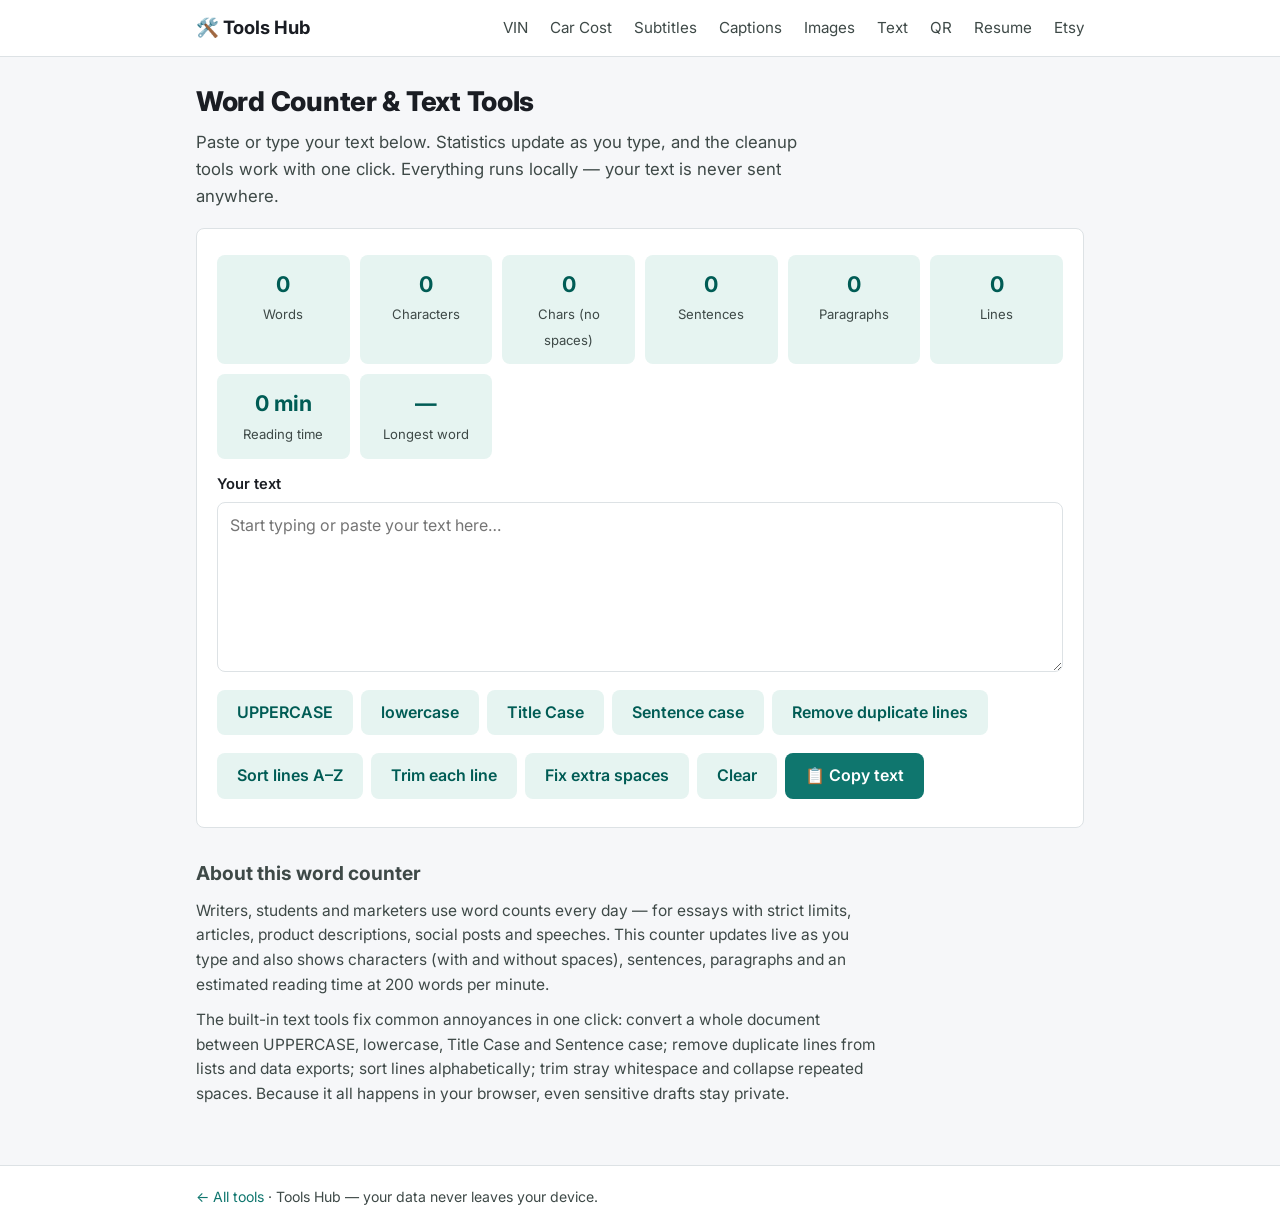
<file: word-counter.html>
<!DOCTYPE html>
<html lang="en">
<head>
<meta charset="UTF-8">
<meta name="viewport" content="width=device-width, initial-scale=1.0">
<title>Word Counter &amp; Text Tools — Count Words, Convert Case, Remove Duplicate Lines</title>
<meta name="description" content="Free word counter and text toolkit: count words, characters, sentences and reading time; convert to UPPERCASE, lowercase or Title Case; remove duplicate lines, sort lines and clean up spacing — instantly, in your browser.">
<link rel="stylesheet" href="style.css">
</head>
<body>
<header class="site"><div class="wrap">
  <a class="logo" href="index.html">🛠️ Tools Hub</a>
  <nav>
    <a href="vin-decoder.html">VIN</a>
    <a href="used-car-cost.html">Car Cost</a>
    <a href="subtitle-tools.html">Subtitles</a>
    <a href="caption-generator.html">Captions</a>
    <a href="image-compressor.html">Images</a>
    <a href="word-counter.html">Text</a>
    <a href="qr-generator.html">QR</a>
    <a href="resume-ats-checker.html">Resume</a>
    <a href="etsy-title-generator.html">Etsy</a>
  </nav>
</div></header>
<main><div class="wrap">
  <h1>Word Counter &amp; Text Tools</h1>
  <p class="lede">Paste or type your text below. Statistics update as you type, and the cleanup tools work with one click. Everything runs locally — your text is never sent anywhere.</p>

  <div class="card">
    <div class="stats">
      <div class="stat"><b id="s-words">0</b><span>Words</span></div>
      <div class="stat"><b id="s-chars">0</b><span>Characters</span></div>
      <div class="stat"><b id="s-nospace">0</b><span>Chars (no spaces)</span></div>
      <div class="stat"><b id="s-sent">0</b><span>Sentences</span></div>
      <div class="stat"><b id="s-para">0</b><span>Paragraphs</span></div>
      <div class="stat"><b id="s-lines">0</b><span>Lines</span></div>
      <div class="stat"><b id="s-read">0 min</b><span>Reading time</span></div>
      <div class="stat"><b id="s-long">—</b><span>Longest word</span></div>
    </div>

    <label for="text">Your text</label>
    <textarea id="text" placeholder="Start typing or paste your text here…"></textarea>

    <div class="btnrow">
      <button class="btn secondary" data-op="upper">UPPERCASE</button>
      <button class="btn secondary" data-op="lower">lowercase</button>
      <button class="btn secondary" data-op="title">Title Case</button>
      <button class="btn secondary" data-op="sentence">Sentence case</button>
      <button class="btn secondary" data-op="dedupe">Remove duplicate lines</button>
      <button class="btn secondary" data-op="sort">Sort lines A–Z</button>
      <button class="btn secondary" data-op="trim">Trim each line</button>
      <button class="btn secondary" data-op="spaces">Fix extra spaces</button>
      <button class="btn secondary" data-op="clear">Clear</button>
      <button class="btn" id="copy">📋 Copy text</button>
    </div>
    <p class="meta" id="copied"></p>
  </div>

  <section class="about">
    <h2>About this word counter</h2>
    <p>Writers, students and marketers use word counts every day — for essays with strict limits, articles, product descriptions, social posts and speeches. This counter updates live as you type and also shows characters (with and without spaces), sentences, paragraphs and an estimated reading time at 200 words per minute.</p>
    <p>The built-in text tools fix common annoyances in one click: convert a whole document between UPPERCASE, lowercase, Title Case and Sentence case; remove duplicate lines from lists and data exports; sort lines alphabetically; trim stray whitespace and collapse repeated spaces. Because it all happens in your browser, even sensitive drafts stay private.</p>
  </section>
</div></main>
<footer class="site"><div class="wrap"><a href="index.html">← All tools</a> · Tools Hub — your data never leaves your device.</div></footer>
<script>
const ta=document.getElementById('text');
const $=id=>document.getElementById(id);
function update(){
  const t=ta.value;
  const words=t.trim()?t.trim().split(/\s+/):[];
  $('s-words').textContent=words.length;
  $('s-chars').textContent=t.length;
  $('s-nospace').textContent=t.replace(/\s/g,'').length;
  $('s-sent').textContent=(t.match(/[.!?]+(\s|$)/g)||[]).length||(t.trim()?1:0);
  $('s-para').textContent=t.trim()?t.split(/\n\s*\n/).filter(x=>x.trim()).length:0;
  $('s-lines').textContent=t?t.split('\n').length:0;
  $('s-read').textContent=words.length?Math.max(1,Math.round(words.length/200))+' min':'0 min';
  $('s-long').textContent=words.length?words.reduce((a,b)=>b.length>a.length?b:a,''):'—';
}
ta.addEventListener('input',update);
const ops={
  upper:t=>t.toUpperCase(),
  lower:t=>t.toLowerCase(),
  title:t=>t.toLowerCase().replace(/(^|\s|[("'])(\S)/g,(m,p,c)=>p+c.toUpperCase()),
  sentence:t=>t.toLowerCase().replace(/(^\s*[a-z]|[.!?]\s*[a-z])/g,m=>m.toUpperCase()),
  dedupe:t=>[...new Set(t.split('\n'))].join('\n'),
  sort:t=>t.split('\n').sort((a,b)=>a.localeCompare(b)).join('\n'),
  trim:t=>t.split('\n').map(l=>l.trim()).join('\n'),
  spaces:t=>t.replace(/[ \t]+/g,' ').replace(/\n{3,}/g,'\n\n'),
  clear:()=>''
};
document.querySelectorAll('[data-op]').forEach(b=>b.addEventListener('click',()=>{
  ta.value=ops[b.dataset.op](ta.value);update();ta.focus();
}));
$('copy').addEventListener('click',async()=>{
  try{await navigator.clipboard.writeText(ta.value);$('copied').textContent='Copied to clipboard ✓'}
  catch(e){ta.select();document.execCommand('copy');$('copied').textContent='Copied to clipboard ✓'}
  setTimeout(()=>$('copied').textContent='',2000);
});
update();
</script>
</body>
</html>
</file>
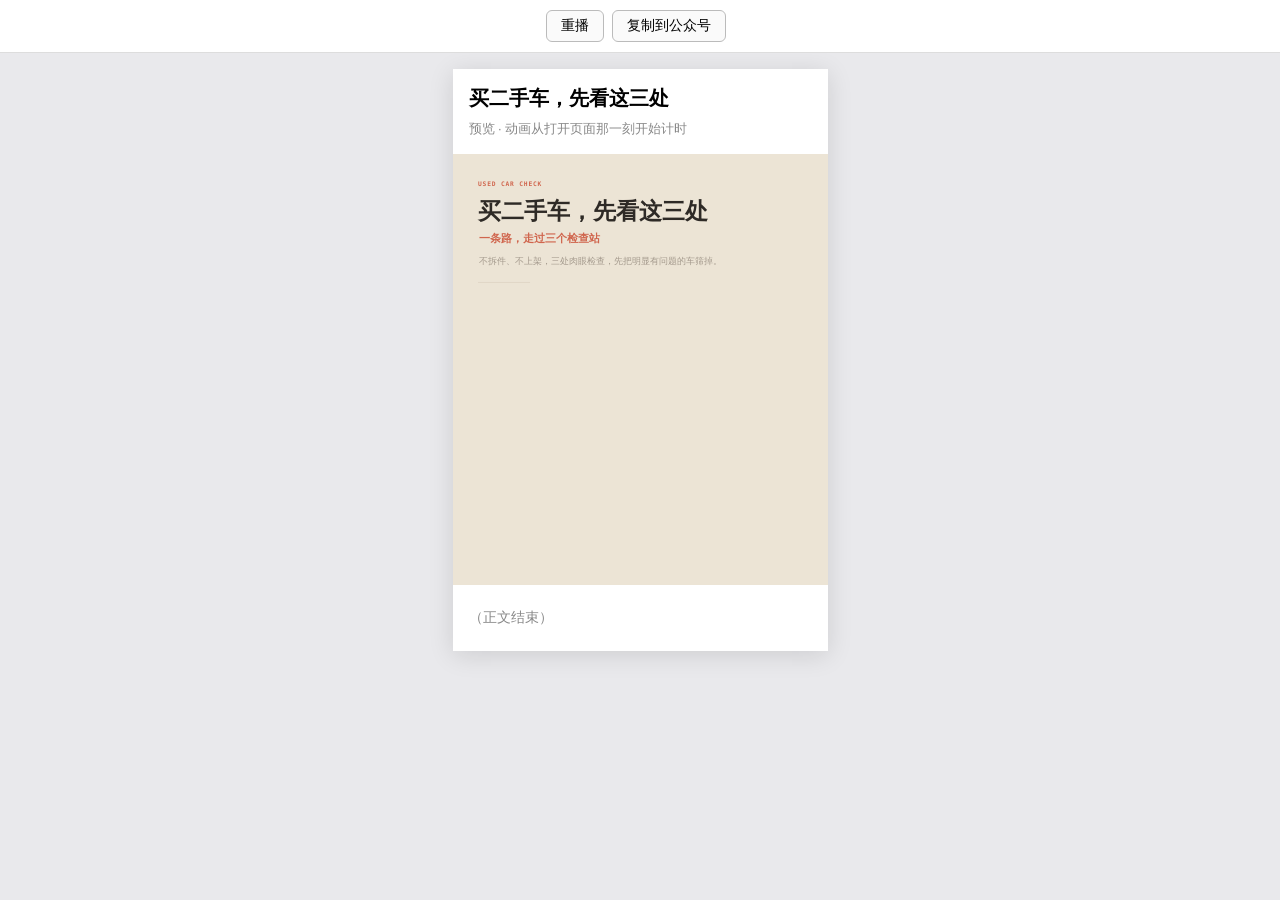
<file: xiaoer-demo/preview.html>
<!doctype html>
<html lang="zh"><head><meta charset="utf-8">
<meta name="viewport" content="width=device-width,initial-scale=1">
<title>买二手车，先看这三处 预览</title>
<style>
  body{margin:0;background:#e9e9ec;font-family:-apple-system,'PingFang SC',sans-serif;}
  .bar{position:sticky;top:0;z-index:9;display:flex;gap:8px;justify-content:center;padding:10px;
        background:#fff;border-bottom:1px solid #ddd;}
  button{font-size:14px;padding:6px 14px;border-radius:6px;border:1px solid #bbb;background:#fafafa;cursor:pointer;}
  #msg{font-size:13px;color:#555;align-self:center;}
  .phone{width:375px;max-width:100%;margin:16px auto;background:#fff;box-shadow:0 4px 24px rgba(0,0,0,.12);}
  .phone h1{font-size:20px;padding:16px 16px 8px;margin:0;}
  .phone .meta{font-size:13px;color:#888;padding:0 16px 16px;}
  .tail{padding:24px 16px;font-size:14px;color:#888;}
</style></head><body>
<div class="bar"><button onclick="replay()">重播</button>
<button onclick="copyIt()">复制到公众号</button><span id="msg"></span></div>
<div class="phone"><h1>买二手车，先看这三处</h1><div class="meta">预览 · 动画从打开页面那一刻开始计时</div>
<div id="art"></div><div class="tail">（正文结束）</div></div>
<template id="src"><section style="overflow:hidden;line-height:0;text-align:center;background-color:#ECE4D5;"><section style="height:0;overflow:visible;line-height:0;width:100%;"><svg xmlns="http://www.w3.org/2000/svg" viewBox="0 0 1080 3883" style="display:block;width:100%;line-height:0;"><rect x="0" y="0" width="1080" height="3883" fill="#ECE4D5"/><path d="M600 636.5 L270 827" fill="none" stroke="#D3C6B1" stroke-width="40" stroke-linejoin="round" stroke-dasharray="383.1 383.1" stroke-dashoffset="383.1"><animate attributeName="stroke-dashoffset" values="383.1;0" begin="1.4s" dur="0.9s" fill="freeze"/></path><path d="M600 629.5 L270 820" fill="none" stroke="#E2D7C4" stroke-width="40" stroke-linejoin="round" stroke-dasharray="383.1 383.1" stroke-dashoffset="383.1"><animate attributeName="stroke-dashoffset" values="383.1;0" begin="1.4s" dur="0.9s" fill="freeze"/></path><path d="M584.4 638.5 L574 644.5" stroke="#F7F2E8" stroke-width="2.5" opacity="0"><animate attributeName="opacity" values="0;1" begin="1.443s" dur="0.12s" fill="freeze"/></path><path d="M558.4 653.5 L548 659.5" stroke="#F7F2E8" stroke-width="2.5" opacity="0"><animate attributeName="opacity" values="0;1" begin="1.513s" dur="0.12s" fill="freeze"/></path><path d="M532.5 668.5 L522.1 674.5" stroke="#F7F2E8" stroke-width="2.5" opacity="0"><animate attributeName="opacity" values="0;1" begin="1.584s" dur="0.12s" fill="freeze"/></path><path d="M506.5 683.5 L496.1 689.5" stroke="#F7F2E8" stroke-width="2.5" opacity="0"><animate attributeName="opacity" values="0;1" begin="1.655s" dur="0.12s" fill="freeze"/></path><path d="M480.5 698.5 L470.1 704.5" stroke="#F7F2E8" stroke-width="2.5" opacity="0"><animate attributeName="opacity" values="0;1" begin="1.726s" dur="0.12s" fill="freeze"/></path><path d="M454.5 713.5 L444.1 719.5" stroke="#F7F2E8" stroke-width="2.5" opacity="0"><animate attributeName="opacity" values="0;1" begin="1.797s" dur="0.12s" fill="freeze"/></path><path d="M428.5 728.5 L418.1 734.5" stroke="#F7F2E8" stroke-width="2.5" opacity="0"><animate attributeName="opacity" values="0;1" begin="1.868s" dur="0.12s" fill="freeze"/></path><path d="M402.5 743.5 L392.2 749.5" stroke="#F7F2E8" stroke-width="2.5" opacity="0"><animate attributeName="opacity" values="0;1" begin="1.939s" dur="0.12s" fill="freeze"/></path><path d="M376.6 758.5 L366.2 764.5" stroke="#F7F2E8" stroke-width="2.5" opacity="0"><animate attributeName="opacity" values="0;1" begin="2.009s" dur="0.12s" fill="freeze"/></path><path d="M350.6 773.5 L340.2 779.5" stroke="#F7F2E8" stroke-width="2.5" opacity="0"><animate attributeName="opacity" values="0;1" begin="2.08s" dur="0.12s" fill="freeze"/></path><path d="M324.6 788.5 L314.2 794.5" stroke="#F7F2E8" stroke-width="2.5" opacity="0"><animate attributeName="opacity" values="0;1" begin="2.151s" dur="0.12s" fill="freeze"/></path><path d="M298.6 803.5 L288.2 809.5" stroke="#F7F2E8" stroke-width="2.5" opacity="0"><animate attributeName="opacity" values="0;1" begin="2.222s" dur="0.12s" fill="freeze"/></path><path d="M270 827 L647.5 1044.9 L432.5 1169.1 L810 1387" fill="none" stroke="#D3C6B1" stroke-width="40" stroke-linejoin="round" stroke-dasharray="1122 1122" stroke-dashoffset="1122"><animate attributeName="stroke-dashoffset" values="1122;0" begin="3.95s" dur="1.494s" fill="freeze"/></path><path d="M270 820 L647.5 1037.9 L432.5 1162.1 L810 1380" fill="none" stroke="#E2D7C4" stroke-width="40" stroke-linejoin="round" stroke-dasharray="1122 1122" stroke-dashoffset="1122"><animate attributeName="stroke-dashoffset" values="1122;0" begin="3.95s" dur="1.494s" fill="freeze"/></path><path d="M285.6 829 L296 835" stroke="#F7F2E8" stroke-width="2.5" opacity="0"><animate attributeName="opacity" values="0;1" begin="3.974s" dur="0.12s" fill="freeze"/></path><path d="M311.6 844 L322 850" stroke="#F7F2E8" stroke-width="2.5" opacity="0"><animate attributeName="opacity" values="0;1" begin="4.014s" dur="0.12s" fill="freeze"/></path><path d="M337.5 859 L347.9 865" stroke="#F7F2E8" stroke-width="2.5" opacity="0"><animate attributeName="opacity" values="0;1" begin="4.054s" dur="0.12s" fill="freeze"/></path><path d="M363.5 874 L373.9 880" stroke="#F7F2E8" stroke-width="2.5" opacity="0"><animate attributeName="opacity" values="0;1" begin="4.094s" dur="0.12s" fill="freeze"/></path><path d="M389.5 889 L399.9 895" stroke="#F7F2E8" stroke-width="2.5" opacity="0"><animate attributeName="opacity" values="0;1" begin="4.134s" dur="0.12s" fill="freeze"/></path><path d="M415.5 904 L425.9 910" stroke="#F7F2E8" stroke-width="2.5" opacity="0"><animate attributeName="opacity" values="0;1" begin="4.174s" dur="0.12s" fill="freeze"/></path><path d="M441.5 919 L451.9 925" stroke="#F7F2E8" stroke-width="2.5" opacity="0"><animate attributeName="opacity" values="0;1" begin="4.214s" dur="0.12s" fill="freeze"/></path><path d="M467.5 934 L477.8 940" stroke="#F7F2E8" stroke-width="2.5" opacity="0"><animate attributeName="opacity" values="0;1" begin="4.254s" dur="0.12s" fill="freeze"/></path><path d="M493.4 949 L503.8 955" stroke="#F7F2E8" stroke-width="2.5" opacity="0"><animate attributeName="opacity" values="0;1" begin="4.294s" dur="0.12s" fill="freeze"/></path><path d="M519.4 964 L529.8 970" stroke="#F7F2E8" stroke-width="2.5" opacity="0"><animate attributeName="opacity" values="0;1" begin="4.334s" dur="0.12s" fill="freeze"/></path><path d="M545.4 979 L555.8 985" stroke="#F7F2E8" stroke-width="2.5" opacity="0"><animate attributeName="opacity" values="0;1" begin="4.374s" dur="0.12s" fill="freeze"/></path><path d="M571.4 994 L581.8 1000" stroke="#F7F2E8" stroke-width="2.5" opacity="0"><animate attributeName="opacity" values="0;1" begin="4.414s" dur="0.12s" fill="freeze"/></path><path d="M597.4 1009 L607.7 1015" stroke="#F7F2E8" stroke-width="2.5" opacity="0"><animate attributeName="opacity" values="0;1" begin="4.454s" dur="0.12s" fill="freeze"/></path><path d="M623.3 1024 L633.7 1030" stroke="#F7F2E8" stroke-width="2.5" opacity="0"><animate attributeName="opacity" values="0;1" begin="4.494s" dur="0.12s" fill="freeze"/></path><path d="M631.9 1046.9 L621.5 1052.9" stroke="#F7F2E8" stroke-width="2.5" opacity="0"><animate attributeName="opacity" values="0;1" begin="4.556s" dur="0.12s" fill="freeze"/></path><path d="M605.9 1061.9 L595.5 1067.9" stroke="#F7F2E8" stroke-width="2.5" opacity="0"><animate attributeName="opacity" values="0;1" begin="4.596s" dur="0.12s" fill="freeze"/></path><path d="M579.9 1076.9 L569.5 1082.9" stroke="#F7F2E8" stroke-width="2.5" opacity="0"><animate attributeName="opacity" values="0;1" begin="4.636s" dur="0.12s" fill="freeze"/></path><path d="M554 1091.9 L543.6 1097.9" stroke="#F7F2E8" stroke-width="2.5" opacity="0"><animate attributeName="opacity" values="0;1" begin="4.676s" dur="0.12s" fill="freeze"/></path><path d="M528 1106.9 L517.6 1112.9" stroke="#F7F2E8" stroke-width="2.5" opacity="0"><animate attributeName="opacity" values="0;1" begin="4.716s" dur="0.12s" fill="freeze"/></path><path d="M502 1121.9 L491.6 1127.9" stroke="#F7F2E8" stroke-width="2.5" opacity="0"><animate attributeName="opacity" values="0;1" begin="4.756s" dur="0.12s" fill="freeze"/></path><path d="M476 1136.9 L465.6 1142.9" stroke="#F7F2E8" stroke-width="2.5" opacity="0"><animate attributeName="opacity" values="0;1" begin="4.796s" dur="0.12s" fill="freeze"/></path><path d="M448.1 1171.1 L458.5 1177.1" stroke="#F7F2E8" stroke-width="2.5" opacity="0"><animate attributeName="opacity" values="0;1" begin="4.887s" dur="0.12s" fill="freeze"/></path><path d="M474.1 1186.1 L484.5 1192.1" stroke="#F7F2E8" stroke-width="2.5" opacity="0"><animate attributeName="opacity" values="0;1" begin="4.927s" dur="0.12s" fill="freeze"/></path><path d="M500.1 1201.1 L510.5 1207.1" stroke="#F7F2E8" stroke-width="2.5" opacity="0"><animate attributeName="opacity" values="0;1" begin="4.967s" dur="0.12s" fill="freeze"/></path><path d="M526 1216.1 L536.4 1222.1" stroke="#F7F2E8" stroke-width="2.5" opacity="0"><animate attributeName="opacity" values="0;1" begin="5.007s" dur="0.12s" fill="freeze"/></path><path d="M552 1231.1 L562.4 1237.1" stroke="#F7F2E8" stroke-width="2.5" opacity="0"><animate attributeName="opacity" values="0;1" begin="5.047s" dur="0.12s" fill="freeze"/></path><path d="M578 1246.1 L588.4 1252.1" stroke="#F7F2E8" stroke-width="2.5" opacity="0"><animate attributeName="opacity" values="0;1" begin="5.087s" dur="0.12s" fill="freeze"/></path><path d="M604 1261.1 L614.4 1267.1" stroke="#F7F2E8" stroke-width="2.5" opacity="0"><animate attributeName="opacity" values="0;1" begin="5.127s" dur="0.12s" fill="freeze"/></path><path d="M630 1276.1 L640.4 1282.1" stroke="#F7F2E8" stroke-width="2.5" opacity="0"><animate attributeName="opacity" values="0;1" begin="5.167s" dur="0.12s" fill="freeze"/></path><path d="M655.9 1291.1 L666.3 1297.1" stroke="#F7F2E8" stroke-width="2.5" opacity="0"><animate attributeName="opacity" values="0;1" begin="5.207s" dur="0.12s" fill="freeze"/></path><path d="M681.9 1306.1 L692.3 1312.1" stroke="#F7F2E8" stroke-width="2.5" opacity="0"><animate attributeName="opacity" values="0;1" begin="5.247s" dur="0.12s" fill="freeze"/></path><path d="M707.9 1321.1 L718.3 1327.1" stroke="#F7F2E8" stroke-width="2.5" opacity="0"><animate attributeName="opacity" values="0;1" begin="5.287s" dur="0.12s" fill="freeze"/></path><path d="M733.9 1336.1 L744.3 1342.1" stroke="#F7F2E8" stroke-width="2.5" opacity="0"><animate attributeName="opacity" values="0;1" begin="5.327s" dur="0.12s" fill="freeze"/></path><path d="M759.9 1351.1 L770.3 1357.1" stroke="#F7F2E8" stroke-width="2.5" opacity="0"><animate attributeName="opacity" values="0;1" begin="5.367s" dur="0.12s" fill="freeze"/></path><path d="M785.9 1366.1 L796.2 1372.1" stroke="#F7F2E8" stroke-width="2.5" opacity="0"><animate attributeName="opacity" values="0;1" begin="5.407s" dur="0.12s" fill="freeze"/></path><path d="M810 1387 L432.5 1604.9 L647.5 1729.1 L270 1947" fill="none" stroke="#D3C6B1" stroke-width="40" stroke-linejoin="round" stroke-dasharray="1122 1122" stroke-dashoffset="1122"><animate attributeName="stroke-dashoffset" values="1122;0" begin="7.394s" dur="1.494s" fill="freeze"/></path><path d="M810 1380 L432.5 1597.9 L647.5 1722.1 L270 1940" fill="none" stroke="#E2D7C4" stroke-width="40" stroke-linejoin="round" stroke-dasharray="1122 1122" stroke-dashoffset="1122"><animate attributeName="stroke-dashoffset" values="1122;0" begin="7.394s" dur="1.494s" fill="freeze"/></path><path d="M794.4 1389 L784 1395" stroke="#F7F2E8" stroke-width="2.5" opacity="0"><animate attributeName="opacity" values="0;1" begin="7.418s" dur="0.12s" fill="freeze"/></path><path d="M768.4 1404 L758 1410" stroke="#F7F2E8" stroke-width="2.5" opacity="0"><animate attributeName="opacity" values="0;1" begin="7.458s" dur="0.12s" fill="freeze"/></path><path d="M742.5 1419 L732.1 1425" stroke="#F7F2E8" stroke-width="2.5" opacity="0"><animate attributeName="opacity" values="0;1" begin="7.499s" dur="0.12s" fill="freeze"/></path><path d="M716.5 1434 L706.1 1440" stroke="#F7F2E8" stroke-width="2.5" opacity="0"><animate attributeName="opacity" values="0;1" begin="7.539s" dur="0.12s" fill="freeze"/></path><path d="M690.5 1449 L680.1 1455" stroke="#F7F2E8" stroke-width="2.5" opacity="0"><animate attributeName="opacity" values="0;1" begin="7.579s" dur="0.12s" fill="freeze"/></path><path d="M664.5 1464 L654.1 1470" stroke="#F7F2E8" stroke-width="2.5" opacity="0"><animate attributeName="opacity" values="0;1" begin="7.619s" dur="0.12s" fill="freeze"/></path><path d="M638.5 1479 L628.1 1485" stroke="#F7F2E8" stroke-width="2.5" opacity="0"><animate attributeName="opacity" values="0;1" begin="7.659s" dur="0.12s" fill="freeze"/></path><path d="M612.5 1494 L602.2 1500" stroke="#F7F2E8" stroke-width="2.5" opacity="0"><animate attributeName="opacity" values="0;1" begin="7.699s" dur="0.12s" fill="freeze"/></path><path d="M586.6 1509 L576.2 1515" stroke="#F7F2E8" stroke-width="2.5" opacity="0"><animate attributeName="opacity" values="0;1" begin="7.739s" dur="0.12s" fill="freeze"/></path><path d="M560.6 1524 L550.2 1530" stroke="#F7F2E8" stroke-width="2.5" opacity="0"><animate attributeName="opacity" values="0;1" begin="7.779s" dur="0.12s" fill="freeze"/></path><path d="M534.6 1539 L524.2 1545" stroke="#F7F2E8" stroke-width="2.5" opacity="0"><animate attributeName="opacity" values="0;1" begin="7.819s" dur="0.12s" fill="freeze"/></path><path d="M508.6 1554 L498.2 1560" stroke="#F7F2E8" stroke-width="2.5" opacity="0"><animate attributeName="opacity" values="0;1" begin="7.859s" dur="0.12s" fill="freeze"/></path><path d="M482.6 1569 L472.3 1575" stroke="#F7F2E8" stroke-width="2.5" opacity="0"><animate attributeName="opacity" values="0;1" begin="7.899s" dur="0.12s" fill="freeze"/></path><path d="M456.7 1584 L446.3 1590" stroke="#F7F2E8" stroke-width="2.5" opacity="0"><animate attributeName="opacity" values="0;1" begin="7.939s" dur="0.12s" fill="freeze"/></path><path d="M448.1 1606.9 L458.5 1612.9" stroke="#F7F2E8" stroke-width="2.5" opacity="0"><animate attributeName="opacity" values="0;1" begin="8s" dur="0.12s" fill="freeze"/></path><path d="M474.1 1621.9 L484.5 1627.9" stroke="#F7F2E8" stroke-width="2.5" opacity="0"><animate attributeName="opacity" values="0;1" begin="8.04s" dur="0.12s" fill="freeze"/></path><path d="M500.1 1636.9 L510.5 1642.9" stroke="#F7F2E8" stroke-width="2.5" opacity="0"><animate attributeName="opacity" values="0;1" begin="8.08s" dur="0.12s" fill="freeze"/></path><path d="M526 1651.9 L536.4 1657.9" stroke="#F7F2E8" stroke-width="2.5" opacity="0"><animate attributeName="opacity" values="0;1" begin="8.12s" dur="0.12s" fill="freeze"/></path><path d="M552 1666.9 L562.4 1672.9" stroke="#F7F2E8" stroke-width="2.5" opacity="0"><animate attributeName="opacity" values="0;1" begin="8.16s" dur="0.12s" fill="freeze"/></path><path d="M578 1681.9 L588.4 1687.9" stroke="#F7F2E8" stroke-width="2.5" opacity="0"><animate attributeName="opacity" values="0;1" begin="8.2s" dur="0.12s" fill="freeze"/></path><path d="M604 1696.9 L614.4 1702.9" stroke="#F7F2E8" stroke-width="2.5" opacity="0"><animate attributeName="opacity" values="0;1" begin="8.24s" dur="0.12s" fill="freeze"/></path><path d="M631.9 1731.1 L621.5 1737.1" stroke="#F7F2E8" stroke-width="2.5" opacity="0"><animate attributeName="opacity" values="0;1" begin="8.331s" dur="0.12s" fill="freeze"/></path><path d="M605.9 1746.1 L595.5 1752.1" stroke="#F7F2E8" stroke-width="2.5" opacity="0"><animate attributeName="opacity" values="0;1" begin="8.371s" dur="0.12s" fill="freeze"/></path><path d="M579.9 1761.1 L569.5 1767.1" stroke="#F7F2E8" stroke-width="2.5" opacity="0"><animate attributeName="opacity" values="0;1" begin="8.411s" dur="0.12s" fill="freeze"/></path><path d="M554 1776.1 L543.6 1782.1" stroke="#F7F2E8" stroke-width="2.5" opacity="0"><animate attributeName="opacity" values="0;1" begin="8.451s" dur="0.12s" fill="freeze"/></path><path d="M528 1791.1 L517.6 1797.1" stroke="#F7F2E8" stroke-width="2.5" opacity="0"><animate attributeName="opacity" values="0;1" begin="8.491s" dur="0.12s" fill="freeze"/></path><path d="M502 1806.1 L491.6 1812.1" stroke="#F7F2E8" stroke-width="2.5" opacity="0"><animate attributeName="opacity" values="0;1" begin="8.531s" dur="0.12s" fill="freeze"/></path><path d="M476 1821.1 L465.6 1827.1" stroke="#F7F2E8" stroke-width="2.5" opacity="0"><animate attributeName="opacity" values="0;1" begin="8.571s" dur="0.12s" fill="freeze"/></path><path d="M450 1836.1 L439.6 1842.1" stroke="#F7F2E8" stroke-width="2.5" opacity="0"><animate attributeName="opacity" values="0;1" begin="8.612s" dur="0.12s" fill="freeze"/></path><path d="M424.1 1851.1 L413.7 1857.1" stroke="#F7F2E8" stroke-width="2.5" opacity="0"><animate attributeName="opacity" values="0;1" begin="8.652s" dur="0.12s" fill="freeze"/></path><path d="M398.1 1866.1 L387.7 1872.1" stroke="#F7F2E8" stroke-width="2.5" opacity="0"><animate attributeName="opacity" values="0;1" begin="8.692s" dur="0.12s" fill="freeze"/></path><path d="M372.1 1881.1 L361.7 1887.1" stroke="#F7F2E8" stroke-width="2.5" opacity="0"><animate attributeName="opacity" values="0;1" begin="8.732s" dur="0.12s" fill="freeze"/></path><path d="M346.1 1896.1 L335.7 1902.1" stroke="#F7F2E8" stroke-width="2.5" opacity="0"><animate attributeName="opacity" values="0;1" begin="8.772s" dur="0.12s" fill="freeze"/></path><path d="M320.1 1911.1 L309.7 1917.1" stroke="#F7F2E8" stroke-width="2.5" opacity="0"><animate attributeName="opacity" values="0;1" begin="8.812s" dur="0.12s" fill="freeze"/></path><path d="M294.1 1926.1 L283.8 1932.1" stroke="#F7F2E8" stroke-width="2.5" opacity="0"><animate attributeName="opacity" values="0;1" begin="8.852s" dur="0.12s" fill="freeze"/></path><path d="M270 1947 L580 2126 L230 2328 L540 2507" fill="none" stroke="#D3C6B1" stroke-width="40" stroke-linejoin="round" stroke-dasharray="1122 1122" stroke-dashoffset="1122"><animate attributeName="stroke-dashoffset" values="1122;0" begin="10.839s" dur="1.494s" fill="freeze"/></path><path d="M270 1940 L580 2119 L230 2321 L540 2500" fill="none" stroke="#E2D7C4" stroke-width="40" stroke-linejoin="round" stroke-dasharray="1122 1122" stroke-dashoffset="1122"><animate attributeName="stroke-dashoffset" values="1122;0" begin="10.839s" dur="1.494s" fill="freeze"/></path><path d="M285.6 1949 L296 1955" stroke="#F7F2E8" stroke-width="2.5" opacity="0"><animate attributeName="opacity" values="0;1" begin="10.863s" dur="0.12s" fill="freeze"/></path><path d="M311.6 1964 L322 1970" stroke="#F7F2E8" stroke-width="2.5" opacity="0"><animate attributeName="opacity" values="0;1" begin="10.903s" dur="0.12s" fill="freeze"/></path><path d="M337.5 1979 L347.9 1985" stroke="#F7F2E8" stroke-width="2.5" opacity="0"><animate attributeName="opacity" values="0;1" begin="10.943s" dur="0.12s" fill="freeze"/></path><path d="M363.5 1994 L373.9 2000" stroke="#F7F2E8" stroke-width="2.5" opacity="0"><animate attributeName="opacity" values="0;1" begin="10.983s" dur="0.12s" fill="freeze"/></path><path d="M389.5 2009 L399.9 2015" stroke="#F7F2E8" stroke-width="2.5" opacity="0"><animate attributeName="opacity" values="0;1" begin="11.023s" dur="0.12s" fill="freeze"/></path><path d="M415.5 2024 L425.9 2030" stroke="#F7F2E8" stroke-width="2.5" opacity="0"><animate attributeName="opacity" values="0;1" begin="11.063s" dur="0.12s" fill="freeze"/></path><path d="M441.5 2039 L451.9 2045" stroke="#F7F2E8" stroke-width="2.5" opacity="0"><animate attributeName="opacity" values="0;1" begin="11.103s" dur="0.12s" fill="freeze"/></path><path d="M467.5 2054 L477.8 2060" stroke="#F7F2E8" stroke-width="2.5" opacity="0"><animate attributeName="opacity" values="0;1" begin="11.143s" dur="0.12s" fill="freeze"/></path><path d="M493.4 2069 L503.8 2075" stroke="#F7F2E8" stroke-width="2.5" opacity="0"><animate attributeName="opacity" values="0;1" begin="11.183s" dur="0.12s" fill="freeze"/></path><path d="M519.4 2084 L529.8 2090" stroke="#F7F2E8" stroke-width="2.5" opacity="0"><animate attributeName="opacity" values="0;1" begin="11.223s" dur="0.12s" fill="freeze"/></path><path d="M545.4 2099 L555.8 2105" stroke="#F7F2E8" stroke-width="2.5" opacity="0"><animate attributeName="opacity" values="0;1" begin="11.263s" dur="0.12s" fill="freeze"/></path><path d="M564.4 2128 L554 2134" stroke="#F7F2E8" stroke-width="2.5" opacity="0"><animate attributeName="opacity" values="0;1" begin="11.341s" dur="0.12s" fill="freeze"/></path><path d="M538.4 2143 L528 2149" stroke="#F7F2E8" stroke-width="2.5" opacity="0"><animate attributeName="opacity" values="0;1" begin="11.381s" dur="0.12s" fill="freeze"/></path><path d="M512.4 2158 L502 2164" stroke="#F7F2E8" stroke-width="2.5" opacity="0"><animate attributeName="opacity" values="0;1" begin="11.421s" dur="0.12s" fill="freeze"/></path><path d="M486.5 2173 L476.1 2179" stroke="#F7F2E8" stroke-width="2.5" opacity="0"><animate attributeName="opacity" values="0;1" begin="11.461s" dur="0.12s" fill="freeze"/></path><path d="M460.5 2188 L450.1 2194" stroke="#F7F2E8" stroke-width="2.5" opacity="0"><animate attributeName="opacity" values="0;1" begin="11.501s" dur="0.12s" fill="freeze"/></path><path d="M434.5 2203 L424.1 2209" stroke="#F7F2E8" stroke-width="2.5" opacity="0"><animate attributeName="opacity" values="0;1" begin="11.541s" dur="0.12s" fill="freeze"/></path><path d="M408.5 2218 L398.1 2224" stroke="#F7F2E8" stroke-width="2.5" opacity="0"><animate attributeName="opacity" values="0;1" begin="11.581s" dur="0.12s" fill="freeze"/></path><path d="M382.5 2233 L372.1 2239" stroke="#F7F2E8" stroke-width="2.5" opacity="0"><animate attributeName="opacity" values="0;1" begin="11.621s" dur="0.12s" fill="freeze"/></path><path d="M356.6 2248 L346.2 2254" stroke="#F7F2E8" stroke-width="2.5" opacity="0"><animate attributeName="opacity" values="0;1" begin="11.661s" dur="0.12s" fill="freeze"/></path><path d="M330.6 2263 L320.2 2269" stroke="#F7F2E8" stroke-width="2.5" opacity="0"><animate attributeName="opacity" values="0;1" begin="11.701s" dur="0.12s" fill="freeze"/></path><path d="M304.6 2278 L294.2 2284" stroke="#F7F2E8" stroke-width="2.5" opacity="0"><animate attributeName="opacity" values="0;1" begin="11.741s" dur="0.12s" fill="freeze"/></path><path d="M278.6 2293 L268.2 2299" stroke="#F7F2E8" stroke-width="2.5" opacity="0"><animate attributeName="opacity" values="0;1" begin="11.781s" dur="0.12s" fill="freeze"/></path><path d="M252.6 2308 L242.2 2314" stroke="#F7F2E8" stroke-width="2.5" opacity="0"><animate attributeName="opacity" values="0;1" begin="11.821s" dur="0.12s" fill="freeze"/></path><path d="M245.6 2330 L256 2336" stroke="#F7F2E8" stroke-width="2.5" opacity="0"><animate attributeName="opacity" values="0;1" begin="11.88s" dur="0.12s" fill="freeze"/></path><path d="M271.6 2345 L282 2351" stroke="#F7F2E8" stroke-width="2.5" opacity="0"><animate attributeName="opacity" values="0;1" begin="11.92s" dur="0.12s" fill="freeze"/></path><path d="M297.6 2360 L308 2366" stroke="#F7F2E8" stroke-width="2.5" opacity="0"><animate attributeName="opacity" values="0;1" begin="11.96s" dur="0.12s" fill="freeze"/></path><path d="M323.5 2375 L333.9 2381" stroke="#F7F2E8" stroke-width="2.5" opacity="0"><animate attributeName="opacity" values="0;1" begin="12s" dur="0.12s" fill="freeze"/></path><path d="M349.5 2390 L359.9 2396" stroke="#F7F2E8" stroke-width="2.5" opacity="0"><animate attributeName="opacity" values="0;1" begin="12.04s" dur="0.12s" fill="freeze"/></path><path d="M375.5 2405 L385.9 2411" stroke="#F7F2E8" stroke-width="2.5" opacity="0"><animate attributeName="opacity" values="0;1" begin="12.08s" dur="0.12s" fill="freeze"/></path><path d="M401.5 2420 L411.9 2426" stroke="#F7F2E8" stroke-width="2.5" opacity="0"><animate attributeName="opacity" values="0;1" begin="12.12s" dur="0.12s" fill="freeze"/></path><path d="M427.5 2435 L437.9 2441" stroke="#F7F2E8" stroke-width="2.5" opacity="0"><animate attributeName="opacity" values="0;1" begin="12.16s" dur="0.12s" fill="freeze"/></path><path d="M453.4 2450 L463.8 2456" stroke="#F7F2E8" stroke-width="2.5" opacity="0"><animate attributeName="opacity" values="0;1" begin="12.2s" dur="0.12s" fill="freeze"/></path><path d="M479.4 2465 L489.8 2471" stroke="#F7F2E8" stroke-width="2.5" opacity="0"><animate attributeName="opacity" values="0;1" begin="12.24s" dur="0.12s" fill="freeze"/></path><path d="M505.4 2480 L515.8 2486" stroke="#F7F2E8" stroke-width="2.5" opacity="0"><animate attributeName="opacity" values="0;1" begin="12.28s" dur="0.12s" fill="freeze"/></path><g opacity="0" transform="translate(600 629.5)"><animate attributeName="opacity" values="0;1" begin="1.4s" dur="0.3s" fill="freeze"/><animateTransform attributeName="transform" type="translate" values="600 629.5;270 820;270 820;647.5 1037.9;432.5 1162.1;810 1380;810 1380;432.5 1597.9;647.5 1722.1;270 1940;270 1940;580 2119;230 2321;540 2500;540 2500" keyTimes="0;0.079;0.242;0.296;0.327;0.382;0.544;0.599;0.63;0.684;0.847;0.892;0.942;0.987;1" begin="1.4s" dur="11.383s" fill="freeze"/><g transform="matrix(1 0 0 0.5 0 6)"><circle r="22" fill="none" stroke="#D0664E" stroke-width="3"><animate attributeName="opacity" values="0.9;0.1;0.9" begin="1.4s" dur="1.2s" repeatCount="indefinite"/></circle></g><g transform="translate(0 -12)"><path d="M0 -14 L12 -7 L12 4 L0 11 L-12 4 L-12 -7Z" fill="#D0664E"/><path d="M0 -14 L12 -7 L0 0 L-12 -7Z" fill="#E3A395"/><path d="M0 0 L0 11 L12 4 L12 -7Z" fill="#9C4C3A"/></g></g><g transform="translate(270 820) scale(1.25) translate(-270 -820)"><g opacity="0"><animate attributeName="opacity" values="0;1" begin="2.15s" dur="0.5s" fill="freeze"/><rect x="104" y="532.4" width="332" height="438.7" fill="#3A332C"/><rect x="120" y="975.1" width="320" height="10" fill="#DDD3C2"/><rect x="110" y="538.4" width="320" height="426.7" fill="#F7F2E8"/><g opacity="0"><animate attributeName="opacity" values="0;1" begin="2.55s" dur="0.3s" fill="freeze"/><image href="验车三步/jpg/exterior.jpg" x="110" y="538.4" width="320" height="426.7" preserveAspectRatio="xMidYMid slice"/></g><text x="270" y="1009.1" fill="#7C7268" font-size="14" font-weight="700" text-anchor="middle" font-family="PingFang SC,Noto Sans CJK SC,Microsoft YaHei,sans-serif">绕车一周看缝隙</text></g></g><g transform="translate(810 1380) scale(1.25) translate(-810 -1380)"><g opacity="0"><animate attributeName="opacity" values="0;1" begin="5.594s" dur="0.5s" fill="freeze"/><rect x="644" y="1092.4" width="332" height="438.7" fill="#3A332C"/><rect x="660" y="1535.1" width="320" height="10" fill="#DDD3C2"/><rect x="650" y="1098.4" width="320" height="426.7" fill="#F7F2E8"/><g opacity="0"><animate attributeName="opacity" values="0;1" begin="5.994s" dur="0.3s" fill="freeze"/><image href="验车三步/jpg/engine.jpg" x="650" y="1098.4" width="320" height="426.7" preserveAspectRatio="xMidYMid slice"/></g><text x="810" y="1569.1" fill="#7C7268" font-size="14" font-weight="700" text-anchor="middle" font-family="PingFang SC,Noto Sans CJK SC,Microsoft YaHei,sans-serif">机油尺与渗油</text></g></g><g transform="translate(270 1940) scale(1.25) translate(-270 -1940)"><g opacity="0"><animate attributeName="opacity" values="0;1" begin="9.039s" dur="0.5s" fill="freeze"/><rect x="104" y="1652.4" width="332" height="438.7" fill="#3A332C"/><rect x="120" y="2095.1" width="320" height="10" fill="#DDD3C2"/><rect x="110" y="1658.4" width="320" height="426.7" fill="#F7F2E8"/><g opacity="0"><animate attributeName="opacity" values="0;1" begin="9.439s" dur="0.3s" fill="freeze"/><image href="验车三步/jpg/tire.jpg" x="110" y="1658.4" width="320" height="426.7" preserveAspectRatio="xMidYMid slice"/></g><text x="270" y="2129.1" fill="#7C7268" font-size="14" font-weight="700" text-anchor="middle" font-family="PingFang SC,Noto Sans CJK SC,Microsoft YaHei,sans-serif">花纹深度与胎壁</text></g></g><g opacity="0" transform="translate(0 18)"><animate attributeName="opacity" values="0;1" begin="0.3s" dur="0.4s" fill="freeze"/><animateTransform attributeName="transform" type="translate" values="0 18;0 0" begin="0.3s" dur="0.6s" fill="freeze" calcMode="spline" keyTimes="0;1" keySplines="0.42 0 0.58 1"/><text x="72" y="92" fill="#D0664E" font-size="18" font-weight="600" text-anchor="start" font-family="SFMono-Regular,Menlo,Consolas,monospace" letter-spacing="2.4">USED CAR CHECK</text></g><g opacity="0" transform="translate(0 18)"><animate attributeName="opacity" values="0;1" begin="0.42s" dur="0.4s" fill="freeze"/><animateTransform attributeName="transform" type="translate" values="0 18;0 0" begin="0.42s" dur="0.6s" fill="freeze" calcMode="spline" keyTimes="0;1" keySplines="0.42 0 0.58 1"/><text x="72" y="186" fill="#2E2A26" font-size="66" font-weight="800" text-anchor="start" font-family="PingFang SC,Noto Sans CJK SC,Microsoft YaHei,sans-serif">买二手车，先看这三处</text></g><g opacity="0" transform="translate(0 18)"><animate attributeName="opacity" values="0;1" begin="0.54s" dur="0.4s" fill="freeze"/><animateTransform attributeName="transform" type="translate" values="0 18;0 0" begin="0.54s" dur="0.6s" fill="freeze" calcMode="spline" keyTimes="0;1" keySplines="0.42 0 0.58 1"/><text x="74" y="250" fill="#D0664E" font-size="32" font-weight="600" text-anchor="start" font-family="PingFang SC,Noto Sans CJK SC,Microsoft YaHei,sans-serif">一条路，走过三个检查站</text></g><g opacity="0" transform="translate(0 18)"><animate attributeName="opacity" values="0;1" begin="0.66s" dur="0.4s" fill="freeze"/><animateTransform attributeName="transform" type="translate" values="0 18;0 0" begin="0.66s" dur="0.6s" fill="freeze" calcMode="spline" keyTimes="0;1" keySplines="0.42 0 0.58 1"/><text x="74" y="306" fill="#8A7F73" font-size="25" font-weight="400" text-anchor="start" font-family="PingFang SC,Noto Sans CJK SC,Microsoft YaHei,sans-serif">不拆件、不上架，三处肉眼检查，先把明显有问题的车筛掉。</text></g><path d="M72 370 H1008" stroke="#D8CCB9" stroke-width="1.5" stroke-dasharray="936" stroke-dashoffset="936"><animate attributeName="stroke-dashoffset" values="936;0" begin="0.7s" dur="0.9s" fill="freeze" calcMode="spline" keyTimes="0;1" keySplines="0.42 0 0.58 1"/></path><g opacity="0" transform="translate(0 -14)"><animate attributeName="opacity" values="0;1" begin="1.2s" dur="0.4s" fill="freeze"/><animateTransform attributeName="transform" type="translate" values="0 -14;0 0" begin="1.2s" dur="0.6s" fill="freeze" calcMode="spline" keyTimes="0;1" keySplines="0.42 0 0.58 1"/><rect x="548" y="579.5" width="104" height="34" rx="17" fill="#D0664E"/><text x="600" y="602.5" fill="#FFFFFF" font-size="15" font-weight="700" text-anchor="middle" font-family="SFMono-Regular,Menlo,Consolas,monospace" letter-spacing="2">START</text></g><g opacity="0" transform="translate(-28 0)"><animate attributeName="opacity" values="0;1" begin="2.75s" dur="0.4s" fill="freeze"/><animateTransform attributeName="transform" type="translate" values="-28 0;0 0" begin="2.75s" dur="0.6s" fill="freeze" calcMode="spline" keyTimes="0;1" keySplines="0.42 0 0.58 1"/><rect x="598" y="630" width="440" height="332" rx="6" fill="#DFD3C0"/><rect x="590" y="620" width="440" height="332" rx="6" fill="#FBF7F0" stroke="#E0D5C3" stroke-width="1.5"/><rect x="590" y="620" width="6" height="332" rx="3" fill="#D0664E"/></g><g opacity="0"><animate attributeName="opacity" values="0;1" begin="3s" dur="0.35s" fill="freeze"/><text x="620" y="664" fill="#D0664E" font-size="16" font-weight="700" text-anchor="start" font-family="SFMono-Regular,Menlo,Consolas,monospace" letter-spacing="1.5">01 · 外观</text></g><g opacity="0"><animate attributeName="opacity" values="0;1" begin="3.08s" dur="0.35s" fill="freeze"/><text x="620" y="712" fill="#2E2A26" font-size="36" font-weight="800" text-anchor="start" font-family="PingFang SC,Noto Sans CJK SC,Microsoft YaHei,sans-serif">第一站：看外观</text></g><g opacity="0"><animate attributeName="opacity" values="0;1" begin="3.16s" dur="0.35s" fill="freeze"/><text x="620" y="746" fill="#8A7F73" font-size="18" font-weight="500" text-anchor="start" font-family="PingFang SC,Noto Sans CJK SC,Microsoft YaHei,sans-serif">绕车一周</text></g><g opacity="0"><animate attributeName="opacity" values="0;1" begin="3.24s" dur="0.35s" fill="freeze"/><rect x="620" y="762" width="34" height="4" fill="#D0664E"/></g><g opacity="0"><animate attributeName="opacity" values="0;1" begin="3.32s" dur="0.35s" fill="freeze"/><text x="620" y="806" fill="#2E2A26" font-size="22" font-weight="400" text-anchor="start" font-family="PingFang SC,Noto Sans CJK SC,Microsoft YaHei,sans-serif">看前后保险杠和翼子板的缝隙是否均匀，</text></g><g opacity="0"><animate attributeName="opacity" values="0;1" begin="3.4s" dur="0.35s" fill="freeze"/><text x="620" y="844" fill="#2E2A26" font-size="22" font-weight="400" text-anchor="start" font-family="PingFang SC,Noto Sans CJK SC,Microsoft YaHei,sans-serif">左右大灯新旧是否一致。缝隙不均，多</text></g><g opacity="0"><animate attributeName="opacity" values="0;1" begin="3.48s" dur="0.35s" fill="freeze"/><text x="620" y="882" fill="#2E2A26" font-size="22" font-weight="400" text-anchor="start" font-family="PingFang SC,Noto Sans CJK SC,Microsoft YaHei,sans-serif">半动过钣金。</text></g><g opacity="0"><animate attributeName="opacity" values="0;1" begin="3.56s" dur="0.35s" fill="freeze"/><text x="620" y="930" fill="#8A7F73" font-size="13" font-weight="600" text-anchor="start" font-family="SFMono-Regular,Menlo,Consolas,monospace" letter-spacing="2">EXTERIOR</text></g><g opacity="0" transform="translate(28 0)"><animate attributeName="opacity" values="0;1" begin="6.194s" dur="0.4s" fill="freeze"/><animateTransform attributeName="transform" type="translate" values="28 0;0 0" begin="6.194s" dur="0.6s" fill="freeze" calcMode="spline" keyTimes="0;1" keySplines="0.42 0 0.58 1"/><rect x="58" y="1190" width="440" height="332" rx="6" fill="#DFD3C0"/><rect x="50" y="1180" width="440" height="332" rx="6" fill="#FBF7F0" stroke="#E0D5C3" stroke-width="1.5"/><rect x="50" y="1180" width="6" height="332" rx="3" fill="#BE4F39"/></g><g opacity="0"><animate attributeName="opacity" values="0;1" begin="6.444s" dur="0.35s" fill="freeze"/><text x="80" y="1224" fill="#BE4F39" font-size="16" font-weight="700" text-anchor="start" font-family="SFMono-Regular,Menlo,Consolas,monospace" letter-spacing="1.5">02 · 机舱</text></g><g opacity="0"><animate attributeName="opacity" values="0;1" begin="6.524s" dur="0.35s" fill="freeze"/><text x="80" y="1272" fill="#2E2A26" font-size="36" font-weight="800" text-anchor="start" font-family="PingFang SC,Noto Sans CJK SC,Microsoft YaHei,sans-serif">第二站：看机舱</text></g><g opacity="0"><animate attributeName="opacity" values="0;1" begin="6.604s" dur="0.35s" fill="freeze"/><text x="80" y="1306" fill="#8A7F73" font-size="18" font-weight="500" text-anchor="start" font-family="PingFang SC,Noto Sans CJK SC,Microsoft YaHei,sans-serif">打开发动机盖</text></g><g opacity="0"><animate attributeName="opacity" values="0;1" begin="6.684s" dur="0.35s" fill="freeze"/><rect x="80" y="1322" width="34" height="4" fill="#D0664E"/></g><g opacity="0"><animate attributeName="opacity" values="0;1" begin="6.764s" dur="0.35s" fill="freeze"/><text x="80" y="1366" fill="#2E2A26" font-size="22" font-weight="400" text-anchor="start" font-family="PingFang SC,Noto Sans CJK SC,Microsoft YaHei,sans-serif">拔机油尺看油液颜色，摸一圈管路接头</text></g><g opacity="0"><animate attributeName="opacity" values="0;1" begin="6.844s" dur="0.35s" fill="freeze"/><text x="80" y="1404" fill="#2E2A26" font-size="22" font-weight="400" text-anchor="start" font-family="PingFang SC,Noto Sans CJK SC,Microsoft YaHei,sans-serif">有没有渗油。油液发黑发稠，先问保养</text></g><g opacity="0"><animate attributeName="opacity" values="0;1" begin="6.924s" dur="0.35s" fill="freeze"/><text x="80" y="1442" fill="#2E2A26" font-size="22" font-weight="400" text-anchor="start" font-family="PingFang SC,Noto Sans CJK SC,Microsoft YaHei,sans-serif">记录。</text></g><g opacity="0"><animate attributeName="opacity" values="0;1" begin="7.004s" dur="0.35s" fill="freeze"/><text x="80" y="1490" fill="#8A7F73" font-size="13" font-weight="600" text-anchor="start" font-family="SFMono-Regular,Menlo,Consolas,monospace" letter-spacing="2">ENGINE</text></g><g opacity="0" transform="translate(-28 0)"><animate attributeName="opacity" values="0;1" begin="9.639s" dur="0.4s" fill="freeze"/><animateTransform attributeName="transform" type="translate" values="-28 0;0 0" begin="9.639s" dur="0.6s" fill="freeze" calcMode="spline" keyTimes="0;1" keySplines="0.42 0 0.58 1"/><rect x="598" y="1750" width="440" height="332" rx="6" fill="#DFD3C0"/><rect x="590" y="1740" width="440" height="332" rx="6" fill="#FBF7F0" stroke="#E0D5C3" stroke-width="1.5"/><rect x="590" y="1740" width="6" height="332" rx="3" fill="#C9785F"/></g><g opacity="0"><animate attributeName="opacity" values="0;1" begin="9.889s" dur="0.35s" fill="freeze"/><text x="620" y="1784" fill="#C9785F" font-size="16" font-weight="700" text-anchor="start" font-family="SFMono-Regular,Menlo,Consolas,monospace" letter-spacing="1.5">03 · 轮胎</text></g><g opacity="0"><animate attributeName="opacity" values="0;1" begin="9.969s" dur="0.35s" fill="freeze"/><text x="620" y="1832" fill="#2E2A26" font-size="36" font-weight="800" text-anchor="start" font-family="PingFang SC,Noto Sans CJK SC,Microsoft YaHei,sans-serif">第三站：看轮胎</text></g><g opacity="0"><animate attributeName="opacity" values="0;1" begin="10.049s" dur="0.35s" fill="freeze"/><text x="620" y="1866" fill="#8A7F73" font-size="18" font-weight="500" text-anchor="start" font-family="PingFang SC,Noto Sans CJK SC,Microsoft YaHei,sans-serif">蹲下来看四条胎</text></g><g opacity="0"><animate attributeName="opacity" values="0;1" begin="10.129s" dur="0.35s" fill="freeze"/><rect x="620" y="1882" width="34" height="4" fill="#D0664E"/></g><g opacity="0"><animate attributeName="opacity" values="0;1" begin="10.209s" dur="0.35s" fill="freeze"/><text x="620" y="1926" fill="#2E2A26" font-size="22" font-weight="400" text-anchor="start" font-family="PingFang SC,Noto Sans CJK SC,Microsoft YaHei,sans-serif">四条胎花纹深度要一致，胎壁有没有裂</text></g><g opacity="0"><animate attributeName="opacity" values="0;1" begin="10.289s" dur="0.35s" fill="freeze"/><text x="620" y="1964" fill="#2E2A26" font-size="22" font-weight="400" text-anchor="start" font-family="PingFang SC,Noto Sans CJK SC,Microsoft YaHei,sans-serif">纹鼓包。单条胎特别新，可能是出过事</text></g><g opacity="0"><animate attributeName="opacity" values="0;1" begin="10.369s" dur="0.35s" fill="freeze"/><text x="620" y="2002" fill="#2E2A26" font-size="22" font-weight="400" text-anchor="start" font-family="PingFang SC,Noto Sans CJK SC,Microsoft YaHei,sans-serif">故换的。</text></g><g opacity="0"><animate attributeName="opacity" values="0;1" begin="10.449s" dur="0.35s" fill="freeze"/><text x="620" y="2050" fill="#8A7F73" font-size="13" font-weight="600" text-anchor="start" font-family="SFMono-Regular,Menlo,Consolas,monospace" letter-spacing="2">TIRES</text></g><g opacity="0" transform="translate(0 -10)"><animate attributeName="opacity" values="0;1" begin="12.483s" dur="0.4s" fill="freeze"/><animateTransform attributeName="transform" type="translate" values="0 -10;0 0" begin="12.483s" dur="0.6s" fill="freeze" calcMode="spline" keyTimes="0;1" keySplines="0.42 0 0.58 1"/><rect x="480" y="2483" width="120" height="34" rx="17" fill="#2E2A26"/><text x="540" y="2506" fill="#ECE4D5" font-size="15" font-weight="700" text-anchor="middle" font-family="SFMono-Regular,Menlo,Consolas,monospace" letter-spacing="2">FINISH</text></g><g opacity="0" transform="translate(0 14)"><animate attributeName="opacity" values="0;1" begin="12.883s" dur="0.4s" fill="freeze"/><animateTransform attributeName="transform" type="translate" values="0 14;0 0" begin="12.883s" dur="0.6s" fill="freeze" calcMode="spline" keyTimes="0;1" keySplines="0.42 0 0.58 1"/><text x="72" y="2610" fill="#D0664E" font-size="16" font-weight="700" text-anchor="start" font-family="SFMono-Regular,Menlo,Consolas,monospace" letter-spacing="2.4">GALLERY</text></g><g opacity="0" transform="translate(0 16)"><animate attributeName="opacity" values="0;1" begin="13.003s" dur="0.4s" fill="freeze"/><animateTransform attributeName="transform" type="translate" values="0 16;0 0" begin="13.003s" dur="0.6s" fill="freeze" calcMode="spline" keyTimes="0;1" keySplines="0.42 0 0.58 1"/><text x="72" y="2672" fill="#2E2A26" font-size="46" font-weight="800" text-anchor="start" font-family="PingFang SC,Noto Sans CJK SC,Microsoft YaHei,sans-serif">三处检查，图都在这</text></g><g opacity="0" transform="translate(0 14)"><animate attributeName="opacity" values="0;1" begin="13.123s" dur="0.4s" fill="freeze"/><animateTransform attributeName="transform" type="translate" values="0 14;0 0" begin="13.123s" dur="0.6s" fill="freeze" calcMode="spline" keyTimes="0;1" keySplines="0.42 0 0.58 1"/><text x="72" y="2718" fill="#8A7F73" font-size="23" font-weight="400" text-anchor="start" font-family="PingFang SC,Noto Sans CJK SC,Microsoft YaHei,sans-serif">往下拉，画一张张晾出来</text></g><path d="M72 2752 H1008" stroke="#D8CCB9" stroke-width="1.5" stroke-dasharray="936" stroke-dashoffset="936"><animate attributeName="stroke-dashoffset" values="936;0" begin="13.183s" dur="0.8s" fill="freeze" calcMode="spline" keyTimes="0;1" keySplines="0.42 0 0.58 1"/></path><g opacity="0" transform="translate(0 -20)"><animate attributeName="opacity" values="0;1" begin="13.583s" dur="0.4s" fill="freeze"/><animateTransform attributeName="transform" type="translate" values="0 -20;0 0" begin="13.583s" dur="0.5s" fill="freeze" calcMode="spline" keyTimes="0;1" keySplines="0.42 0 0.58 1"/><rect x="18" y="2828" width="10" height="477.3" rx="3" fill="#B9A991"/><rect x="1052" y="2828" width="10" height="477.3" rx="3" fill="#B9A991"/></g><path d="M23 2842 Q540 2910 1057 2842" fill="none" stroke="#8C7F6C" stroke-width="2.4" stroke-dasharray="1080 1080" stroke-dashoffset="1080"><animate attributeName="stroke-dashoffset" values="1080;0" begin="13.783s" dur="0.8s" fill="freeze" calcMode="spline" keyTimes="0;1" keySplines="0.4 0 0.2 1"/></path><g opacity="0" transform="translate(-383 0)"><animate attributeName="opacity" values="0;1" begin="14.583s" dur="0.2s" fill="freeze"/><animateTransform attributeName="transform" type="translate" values="-383 0;0 0" begin="14.583s" dur="0.75s" fill="freeze" calcMode="spline" keyTimes="0;1" keySplines="0.2 0.7 0.3 1"/><g><animateTransform attributeName="transform" type="rotate" values="9 209 2864.1;-5 209 2864.1;2 209 2864.1;0 209 2864.1" keyTimes="0;0.35;0.7;1" begin="14.583s" dur="1.4s" fill="freeze"/><g><animateTransform attributeName="transform" type="rotate" values="-1 209 2864.1;1 209 2864.1;-1 209 2864.1" calcMode="spline" keyTimes="0;0.5;1" keySplines="0.42 0 0.58 1;0.42 0 0.58 1" begin="16.183s" dur="3.2s" repeatCount="indefinite"/><rect x="82" y="2873.1" width="268" height="357.3" fill="#D9CDB9"/><rect x="69" y="2860.1" width="280" height="369.3" fill="#FBF8F2"/><rect x="75" y="2866.1" width="268" height="357.3" fill="#F3EDE2"/><image href="验车三步/jpg/exterior.jpg" x="75" y="2866.1" width="268" height="357.3" preserveAspectRatio="xMidYMid slice"/><rect x="102" y="2846.1" width="14" height="30" rx="3" fill="#D0664E"/><rect x="107" y="2850.1" width="4" height="22" fill="#BE4F39"/><rect x="302" y="2846.1" width="14" height="30" rx="3" fill="#D0664E"/><rect x="307" y="2850.1" width="4" height="22" fill="#BE4F39"/><text x="209" y="3273.4" fill="#2E2A26" font-size="24" font-weight="800" text-anchor="middle" font-family="PingFang SC,Noto Sans CJK SC,Microsoft YaHei,sans-serif">外观</text><text x="209" y="3303.4" fill="#8A7F73" font-size="16" font-weight="500" text-anchor="middle" font-family="PingFang SC,Noto Sans CJK SC,Microsoft YaHei,sans-serif">缝隙均匀，大灯成色一致</text></g></g></g><g opacity="0" transform="translate(-714 0)"><animate attributeName="opacity" values="0;1" begin="15.133s" dur="0.2s" fill="freeze"/><animateTransform attributeName="transform" type="translate" values="-714 0;0 0" begin="15.133s" dur="0.75s" fill="freeze" calcMode="spline" keyTimes="0;1" keySplines="0.2 0.7 0.3 1"/><g><animateTransform attributeName="transform" type="rotate" values="9 540 2878;-5 540 2878;2 540 2878;0 540 2878" keyTimes="0;0.35;0.7;1" begin="15.133s" dur="1.4s" fill="freeze"/><g><animateTransform attributeName="transform" type="rotate" values="-1 540 2878;1 540 2878;-1 540 2878" calcMode="spline" keyTimes="0;0.5;1" keySplines="0.42 0 0.58 1;0.42 0 0.58 1" begin="17.033s" dur="3.6s" repeatCount="indefinite"/><rect x="413" y="2887" width="268" height="357.3" fill="#D9CDB9"/><rect x="400" y="2874" width="280" height="369.3" fill="#FBF8F2"/><rect x="406" y="2880" width="268" height="357.3" fill="#F3EDE2"/><image href="验车三步/jpg/engine.jpg" x="406" y="2880" width="268" height="357.3" preserveAspectRatio="xMidYMid slice"/><rect x="433" y="2860" width="14" height="30" rx="3" fill="#D0664E"/><rect x="438" y="2864" width="4" height="22" fill="#BE4F39"/><rect x="633" y="2860" width="14" height="30" rx="3" fill="#D0664E"/><rect x="638" y="2864" width="4" height="22" fill="#BE4F39"/><text x="540" y="3287.3" fill="#2E2A26" font-size="24" font-weight="800" text-anchor="middle" font-family="PingFang SC,Noto Sans CJK SC,Microsoft YaHei,sans-serif">机舱</text><text x="540" y="3317.3" fill="#8A7F73" font-size="16" font-weight="500" text-anchor="middle" font-family="PingFang SC,Noto Sans CJK SC,Microsoft YaHei,sans-serif">油液清亮，管路干燥</text></g></g></g><g opacity="0" transform="translate(-1045 0)"><animate attributeName="opacity" values="0;1" begin="15.683s" dur="0.2s" fill="freeze"/><animateTransform attributeName="transform" type="translate" values="-1045 0;0 0" begin="15.683s" dur="0.75s" fill="freeze" calcMode="spline" keyTimes="0;1" keySplines="0.2 0.7 0.3 1"/><g><animateTransform attributeName="transform" type="rotate" values="9 871 2864.1;-5 871 2864.1;2 871 2864.1;0 871 2864.1" keyTimes="0;0.35;0.7;1" begin="15.683s" dur="1.4s" fill="freeze"/><g><animateTransform attributeName="transform" type="rotate" values="-1 871 2864.1;1 871 2864.1;-1 871 2864.1" calcMode="spline" keyTimes="0;0.5;1" keySplines="0.42 0 0.58 1;0.42 0 0.58 1" begin="17.883s" dur="4s" repeatCount="indefinite"/><rect x="744" y="2873.1" width="268" height="357.3" fill="#D9CDB9"/><rect x="731" y="2860.1" width="280" height="369.3" fill="#FBF8F2"/><rect x="737" y="2866.1" width="268" height="357.3" fill="#F3EDE2"/><image href="验车三步/jpg/tire.jpg" x="737" y="2866.1" width="268" height="357.3" preserveAspectRatio="xMidYMid slice"/><rect x="764" y="2846.1" width="14" height="30" rx="3" fill="#D0664E"/><rect x="769" y="2850.1" width="4" height="22" fill="#BE4F39"/><rect x="964" y="2846.1" width="14" height="30" rx="3" fill="#D0664E"/><rect x="969" y="2850.1" width="4" height="22" fill="#BE4F39"/><text x="871" y="3273.4" fill="#2E2A26" font-size="24" font-weight="800" text-anchor="middle" font-family="PingFang SC,Noto Sans CJK SC,Microsoft YaHei,sans-serif">轮胎</text><text x="871" y="3303.4" fill="#8A7F73" font-size="16" font-weight="500" text-anchor="middle" font-family="PingFang SC,Noto Sans CJK SC,Microsoft YaHei,sans-serif">花纹一致，胎壁无裂纹</text></g></g></g><g opacity="0" transform="translate(0 20)"><animate attributeName="opacity" values="0;1" begin="17.533s" dur="0.4s" fill="freeze"/><animateTransform attributeName="transform" type="translate" values="0 20;0 0" begin="17.533s" dur="0.6s" fill="freeze" calcMode="spline" keyTimes="0;1" keySplines="0.42 0 0.58 1"/><text x="540" y="3479.3" fill="#2E2A26" font-size="52" font-weight="800" text-anchor="middle" font-family="PingFang SC,Noto Sans CJK SC,Microsoft YaHei,sans-serif">三处都顺，再谈价</text></g><g opacity="0" transform="translate(0 20)"><animate attributeName="opacity" values="0;1" begin="17.683s" dur="0.4s" fill="freeze"/><animateTransform attributeName="transform" type="translate" values="0 20;0 0" begin="17.683s" dur="0.6s" fill="freeze" calcMode="spline" keyTimes="0;1" keySplines="0.42 0 0.58 1"/><text x="540" y="3575.3" fill="#8A7F73" font-size="25" font-weight="400" text-anchor="middle" font-family="PingFang SC,Noto Sans CJK SC,Microsoft YaHei,sans-serif">演示：小耳公众号 SVG 技能</text></g><g opacity="0" transform="translate(0 20)"><animate attributeName="opacity" values="0;1" begin="17.833s" dur="0.4s" fill="freeze"/><animateTransform attributeName="transform" type="translate" values="0 20;0 0" begin="17.833s" dur="0.6s" fill="freeze" calcMode="spline" keyTimes="0;1" keySplines="0.42 0 0.58 1"/><text x="540" y="3619.3" fill="#8A7F73" font-size="25" font-weight="400" text-anchor="middle" font-family="PingFang SC,Noto Sans CJK SC,Microsoft YaHei,sans-serif">图片为 AI 生成示意</text></g><g opacity="0" transform="translate(0 14)"><animate attributeName="opacity" values="0;1" begin="18.183s" dur="0.4s" fill="freeze"/><animateTransform attributeName="transform" type="translate" values="0 14;0 0" begin="18.183s" dur="0.6s" fill="freeze" calcMode="spline" keyTimes="0;1" keySplines="0.42 0 0.58 1"/><text x="540" y="3743.3" fill="#8A7F73" font-size="16" font-weight="600" text-anchor="middle" font-family="SFMono-Regular,Menlo,Consolas,monospace" letter-spacing="1.5">本篇由 Muse 演示生成，未发布到任何公众号</text></g></svg></section><svg xmlns="http://www.w3.org/2000/svg" viewBox="0 0 1080 1240" width="100%" style="display:block;max-width:none!important;pointer-events:none;"><animate attributeName="width" values="100%;145.161%" begin="4.994s" dur="0.6s" fill="freeze" restart="never" calcMode="spline" keyTimes="0;1" keySplines="0.42 0 0.58 1"/><animate attributeName="width" values="145.161%;190.323%" begin="8.439s" dur="0.6s" fill="freeze" restart="never" calcMode="spline" keyTimes="0;1" keySplines="0.42 0 0.58 1"/><animate attributeName="width" values="190.323%;289.435%" begin="11.883s" dur="0.6s" fill="freeze" restart="never" calcMode="spline" keyTimes="0;1" keySplines="0.42 0 0.58 1"/><animate attributeName="width" values="289.435%;313.145%" begin="16.683s" dur="0.6s" fill="freeze" restart="never" calcMode="spline" keyTimes="0;1" keySplines="0.42 0 0.58 1"/></svg></section></template>
<script>
const src=document.getElementById('src').innerHTML;
function replay(){const a=document.getElementById('art');a.innerHTML='';
  requestAnimationFrame(()=>{a.innerHTML=src;});}
async function copyIt(){const m=document.getElementById('msg');
  try{await navigator.clipboard.write([new ClipboardItem({
    'text/html':new Blob([src],{type:'text/html'}),'text/plain':new Blob([src],{type:'text/plain'})})]);
    m.textContent='已复制，去公众号编辑器里粘贴';}catch(e){m.textContent='复制失败：'+e;}}
replay();
</script></body></html>
</file>
<file: style.css>
@import url('https://fonts.googleapis.com/css2?family=Inter:wght@400;500;600;700;800&display=swap');
:root{
  --bg:#f6f7f9; --card:#ffffff; --text:#1a1d23; --muted:#3e4947;
  --accent:#0f766e; --accent-dark:#005c55; --border:#dde2e5;
  --ok:#15803d; --radius:8px; --tint:#e6f4f1;
}
*{box-sizing:border-box;margin:0;padding:0}
body{font-family:"Inter",-apple-system,BlinkMacSystemFont,"Segoe UI",Roboto,Helvetica,Arial,sans-serif;background:var(--bg);color:var(--text);line-height:1.6}
a{color:var(--accent);text-decoration:none}
a:hover{text-decoration:underline}
header.site{background:var(--card);border-bottom:1px solid var(--border)}
.wrap{max-width:920px;margin:0 auto;padding:0 16px}
header.site .wrap{display:flex;align-items:center;justify-content:space-between;height:56px}
.logo{font-weight:700;font-size:1.15rem;color:var(--text)}
.logo:hover{text-decoration:none}
nav a{margin-left:18px;font-size:.95rem;color:var(--muted)}
nav a:hover{color:var(--accent)}
main{padding:28px 0 48px}
h1{font-size:1.7rem;line-height:1.25;margin-bottom:10px;font-weight:800;letter-spacing:-.01em}
h2{font-size:1.2rem;margin:26px 0 10px;font-weight:700}
p.lede{color:var(--muted);font-size:1.05rem;max-width:640px}
.hero{background:var(--card);border:1px solid var(--border);border-radius:var(--radius);padding:28px 24px;margin-top:4px}
.hero h1{margin-bottom:8px}
.hero .pill{margin-left:0;margin-bottom:12px}
.card{background:var(--card);border:1px solid var(--border);border-radius:var(--radius);padding:20px;margin-top:18px}
.grid{display:grid;grid-template-columns:repeat(auto-fit,minmax(240px,1fr));gap:16px;margin-top:22px}
.tool-card{background:var(--card);border:1px solid var(--border);border-radius:var(--radius);padding:22px;display:block;color:var(--text)}
.tool-card:hover{border-color:var(--accent);text-decoration:none}
.tool-card .icon{font-size:1.9rem;display:block;margin-bottom:8px}
.tool-card h3{font-size:1.08rem;margin-bottom:6px}
.tool-card p{color:var(--muted);font-size:.93rem}
label{display:block;font-weight:600;font-size:.92rem;margin:14px 0 6px}
input[type=text],input[type=url],input[type=number],textarea,select{width:100%;padding:10px 12px;border:1px solid var(--border);border-radius:8px;font:inherit;background:#fff;color:var(--text)}
input[type=text]:focus,input[type=url]:focus,input[type=number]:focus,textarea:focus,select:focus{border-color:var(--accent);outline:2px solid var(--tint);outline-offset:0}
textarea{min-height:170px;resize:vertical}
input[type=range]{width:100%;accent-color:var(--accent)}
.btn{display:inline-block;background:var(--accent);color:#fff;border:none;padding:10px 20px;border-radius:8px;font:inherit;font-weight:600;cursor:pointer;margin-top:14px}
.btn:hover{background:var(--accent-dark)}
.btn.secondary{background:var(--tint);color:var(--accent-dark)}
.btn.secondary:hover{background:#d3ebe6}
.btnrow{display:flex;flex-wrap:wrap;gap:8px}
.btnrow .btn{margin-top:10px}
.stats{display:grid;grid-template-columns:repeat(auto-fit,minmax(120px,1fr));gap:10px;margin-top:6px}
.stat{background:var(--tint);border-radius:8px;padding:12px;text-align:center}
.stat b{display:block;font-size:1.35rem;color:var(--accent-dark)}
.stat span{color:var(--muted);font-size:.82rem}
.drop{border:2px dashed var(--border);border-radius:var(--radius);padding:34px 16px;text-align:center;color:var(--muted);cursor:pointer;margin-top:14px}
.drop:hover,.drop.over{border-color:var(--accent);color:var(--accent)}
.result{margin-top:16px}
.result img{max-width:100%;border:1px solid var(--border);border-radius:8px}
.meta{color:var(--muted);font-size:.9rem;margin-top:8px}
.ok{color:var(--ok);font-weight:600}
footer.site{border-top:1px solid var(--border);background:var(--card);padding:20px 0;color:var(--muted);font-size:.88rem}
section.about{margin-top:30px;color:var(--muted);font-size:.97rem;max-width:680px}
section.about p{margin-bottom:10px}
#qrcode{display:flex;justify-content:center;padding:14px;background:#fff}
#qrcode img,#qrcode canvas{max-width:100%}
@media (max-width:560px){h1{font-size:1.4rem}nav a{margin-left:12px}}
header.site nav{white-space:nowrap;overflow-x:auto;scrollbar-width:none}
header.site nav::-webkit-scrollbar{display:none}
.kv{width:100%;border-collapse:collapse;margin-top:6px}
.kv th,.kv td{padding:8px 10px;border-bottom:1px solid var(--border);text-align:left;font-size:.95rem;vertical-align:top}
.kv th{width:38%;color:var(--muted);font-weight:600}
.err{color:#ba1a1a;font-weight:600;margin-top:10px}
.recall{border:1px solid var(--border);border-radius:8px;padding:14px;margin-top:10px}
.recall h4{font-size:1rem;margin-bottom:4px}
.warn{color:#ba1a1a;font-weight:700}
.check{display:flex;gap:10px;align-items:flex-start;padding:7px 0;border-bottom:1px solid #eef1f6;cursor:pointer}
.check input{margin-top:5px;width:17px;height:17px;flex:none;cursor:pointer;accent-color:var(--accent)}
.check.done span{color:var(--muted);text-decoration:line-through}
.progress{height:10px;background:var(--tint);border-radius:6px;overflow:hidden;margin-top:8px}
.progress i{display:block;height:100%;background:var(--accent);width:0;transition:width .25s}
.outbox{background:#f8fafc;border:1px solid var(--border);border-radius:8px;padding:14px;margin-top:10px;white-space:pre-wrap;word-break:break-word}
.grid2{display:grid;grid-template-columns:1fr 1fr;gap:4px 16px}
@media (max-width:560px){.grid2{grid-template-columns:1fr}}
.pill{display:inline-block;background:var(--tint);border-radius:999px;padding:2px 10px;font-size:.8rem;color:var(--accent-dark);font-weight:600;margin-left:8px}
.chip{display:inline-block;background:#eef1f6;border-radius:999px;padding:3px 11px;font-size:.85rem;margin:0 6px 6px 0;color:var(--text)}
.chip.hit{background:var(--tint);color:var(--accent-dark)}
.chip.miss{background:#fef2f2;color:#ba1a1a}
</file>
